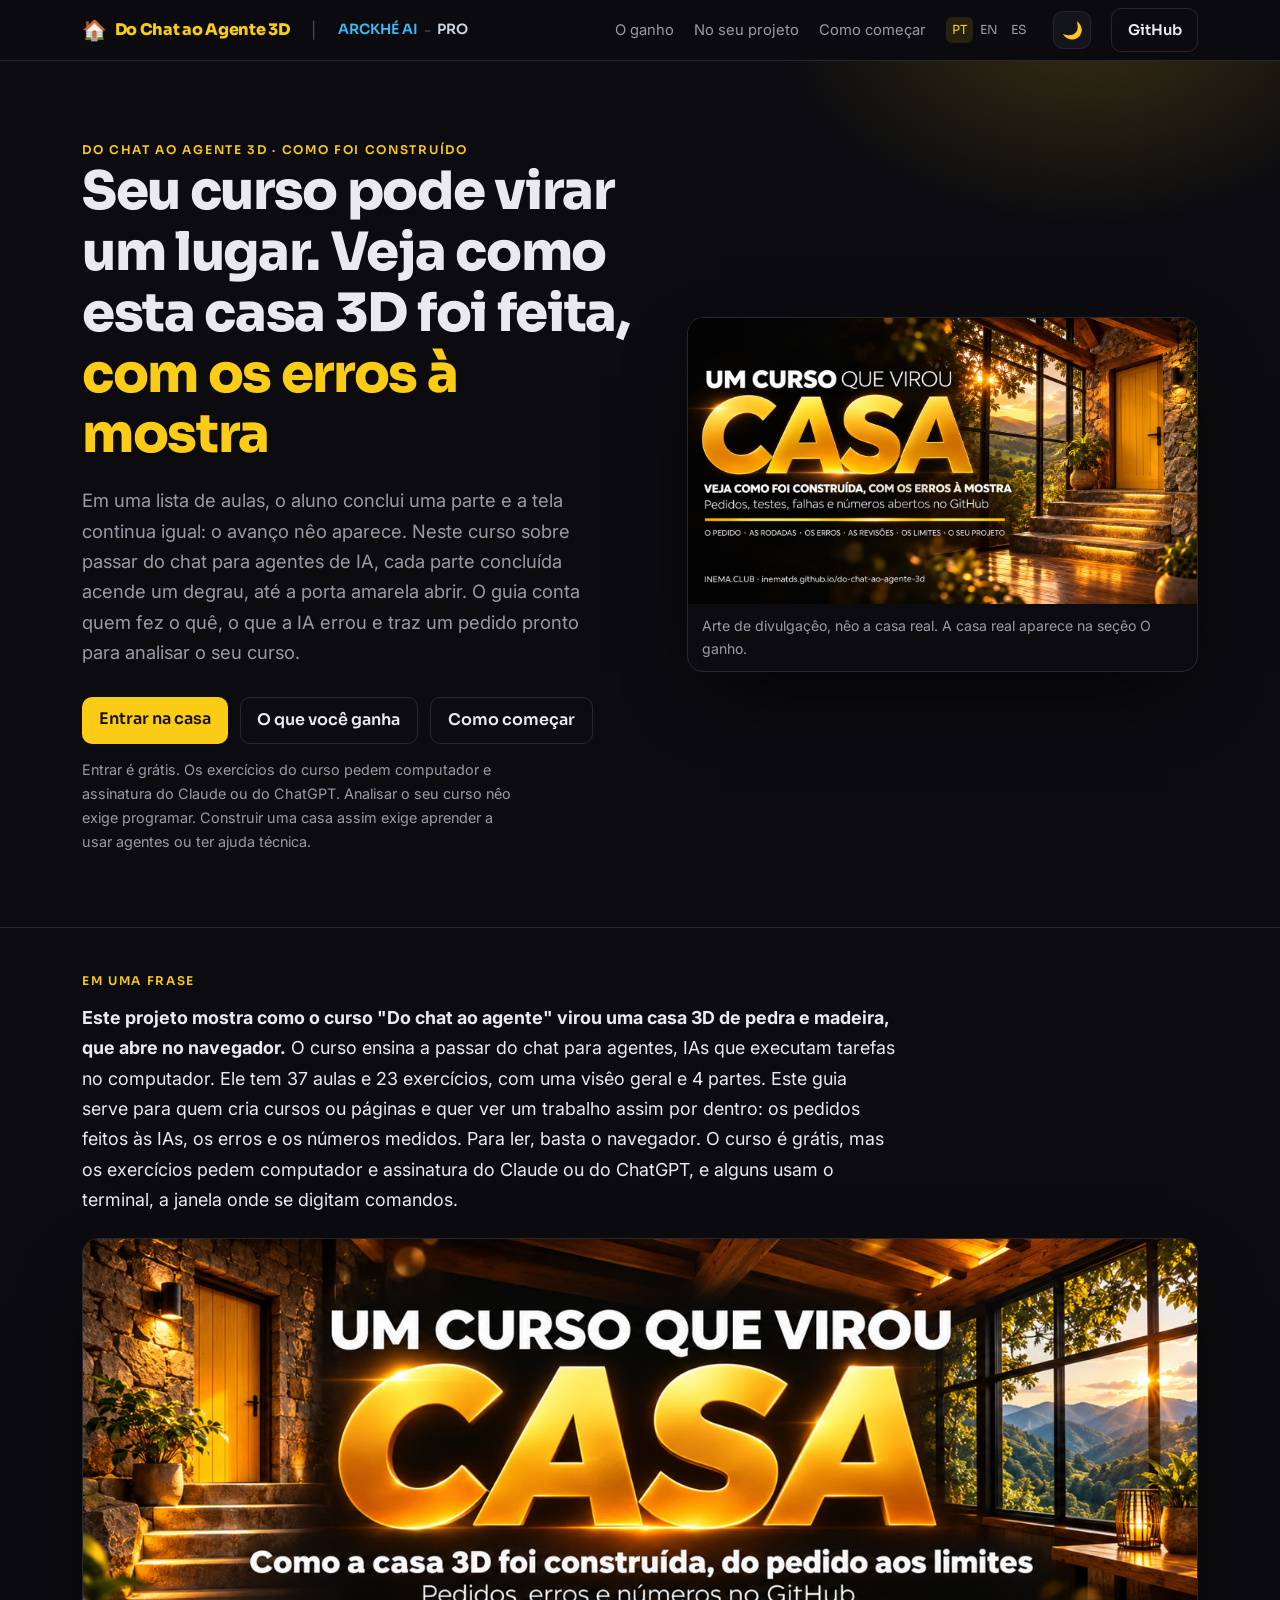
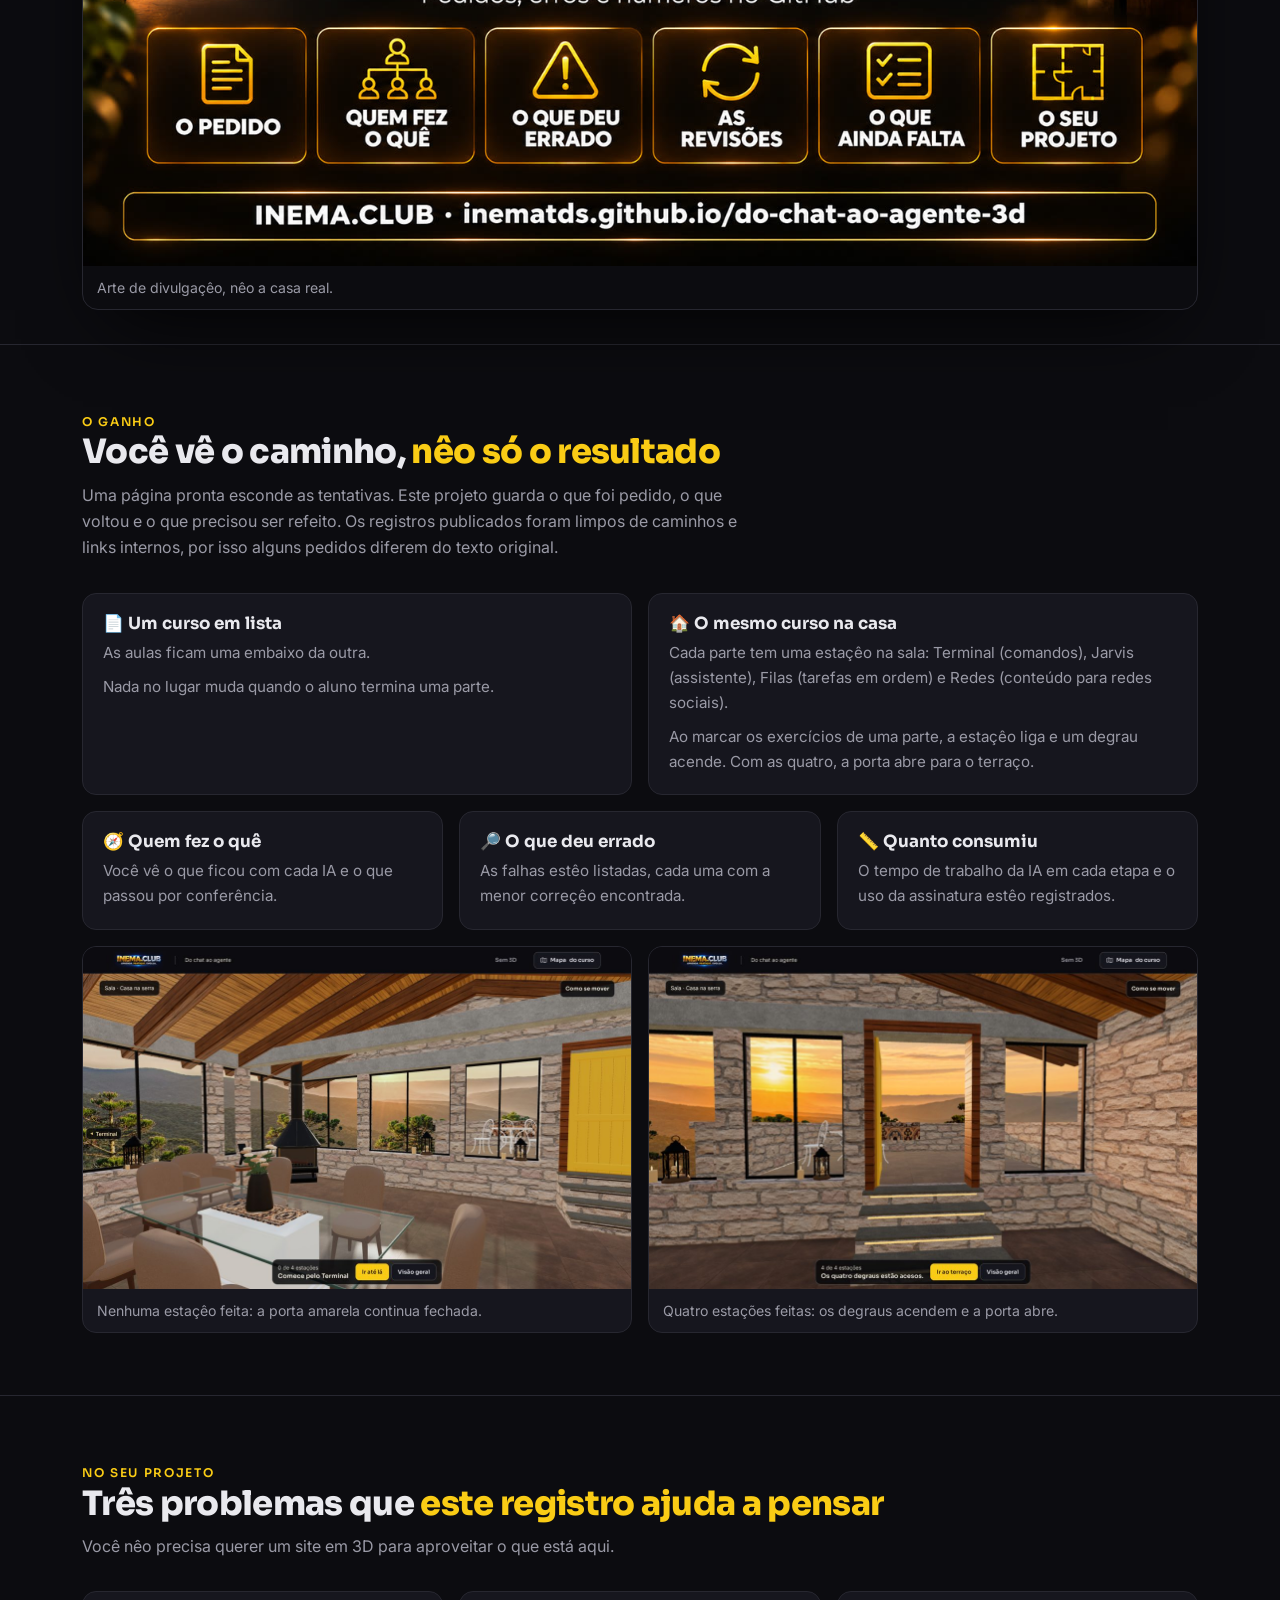
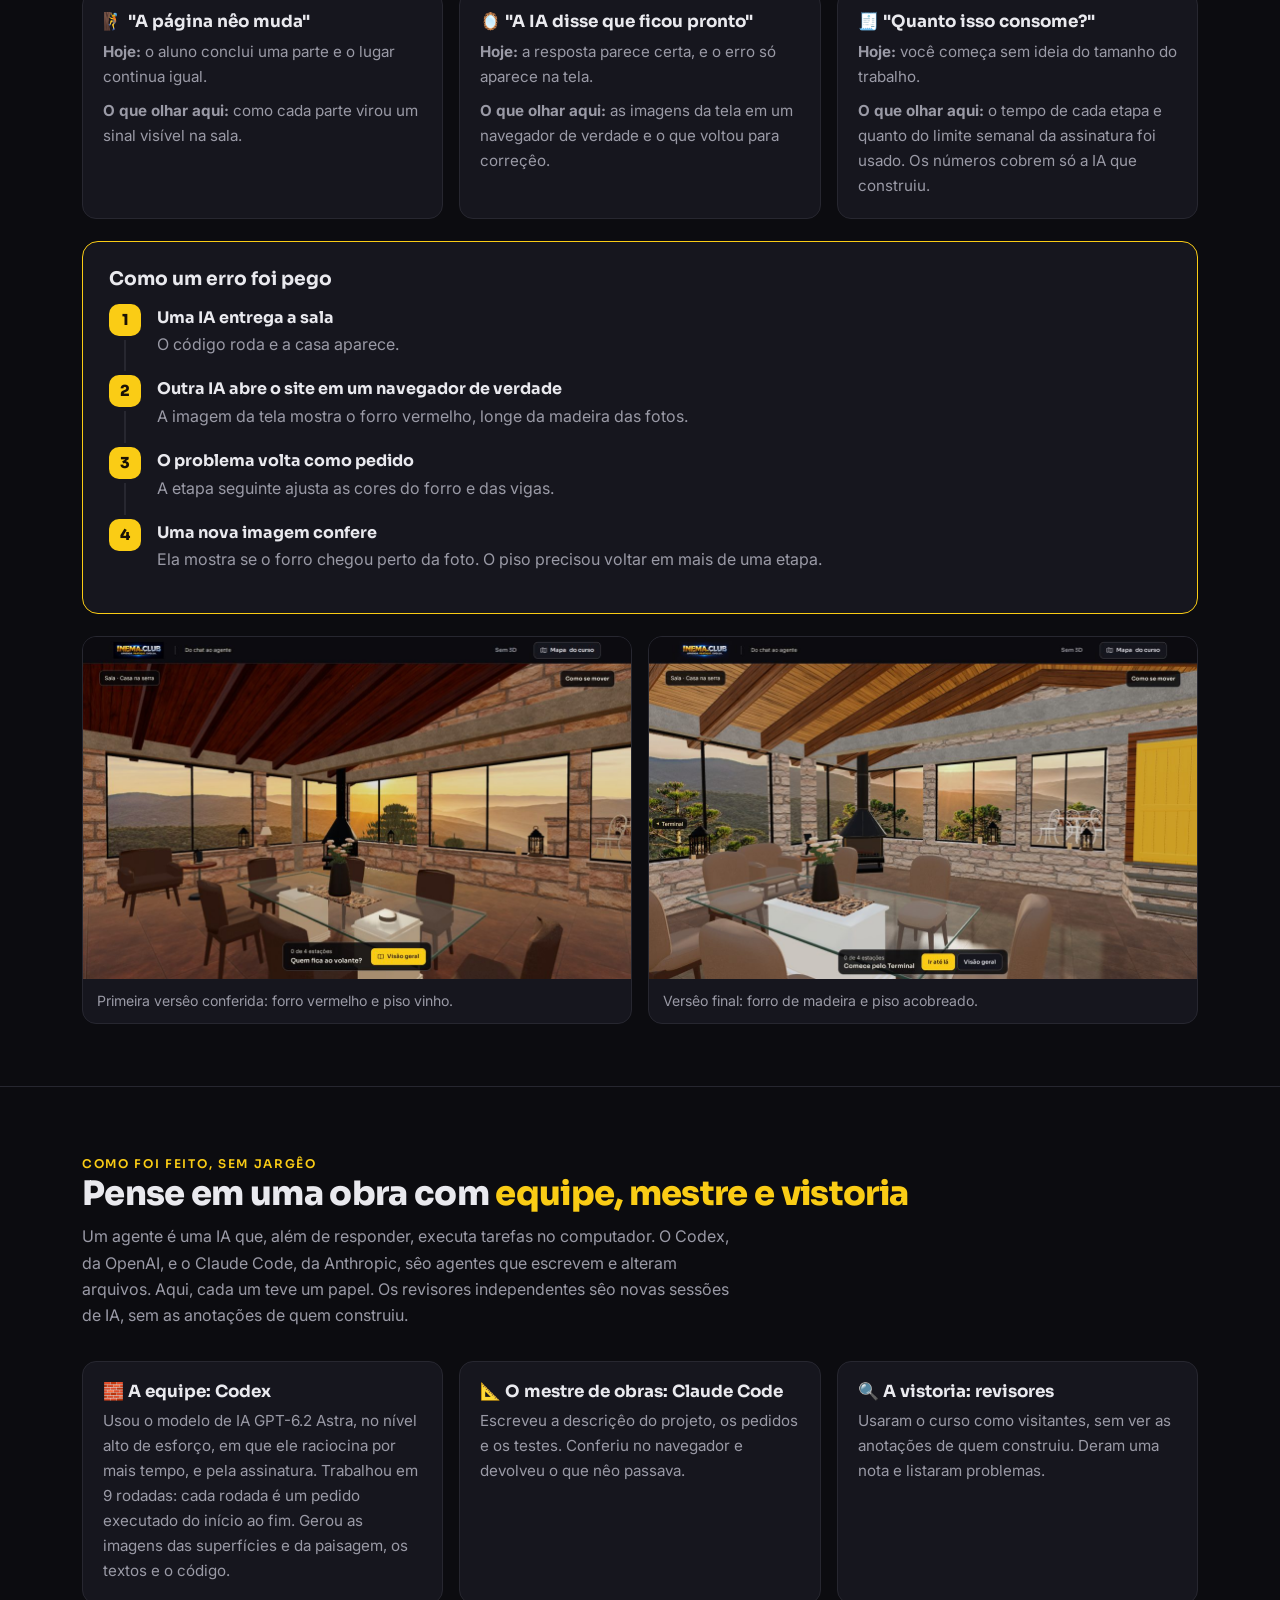
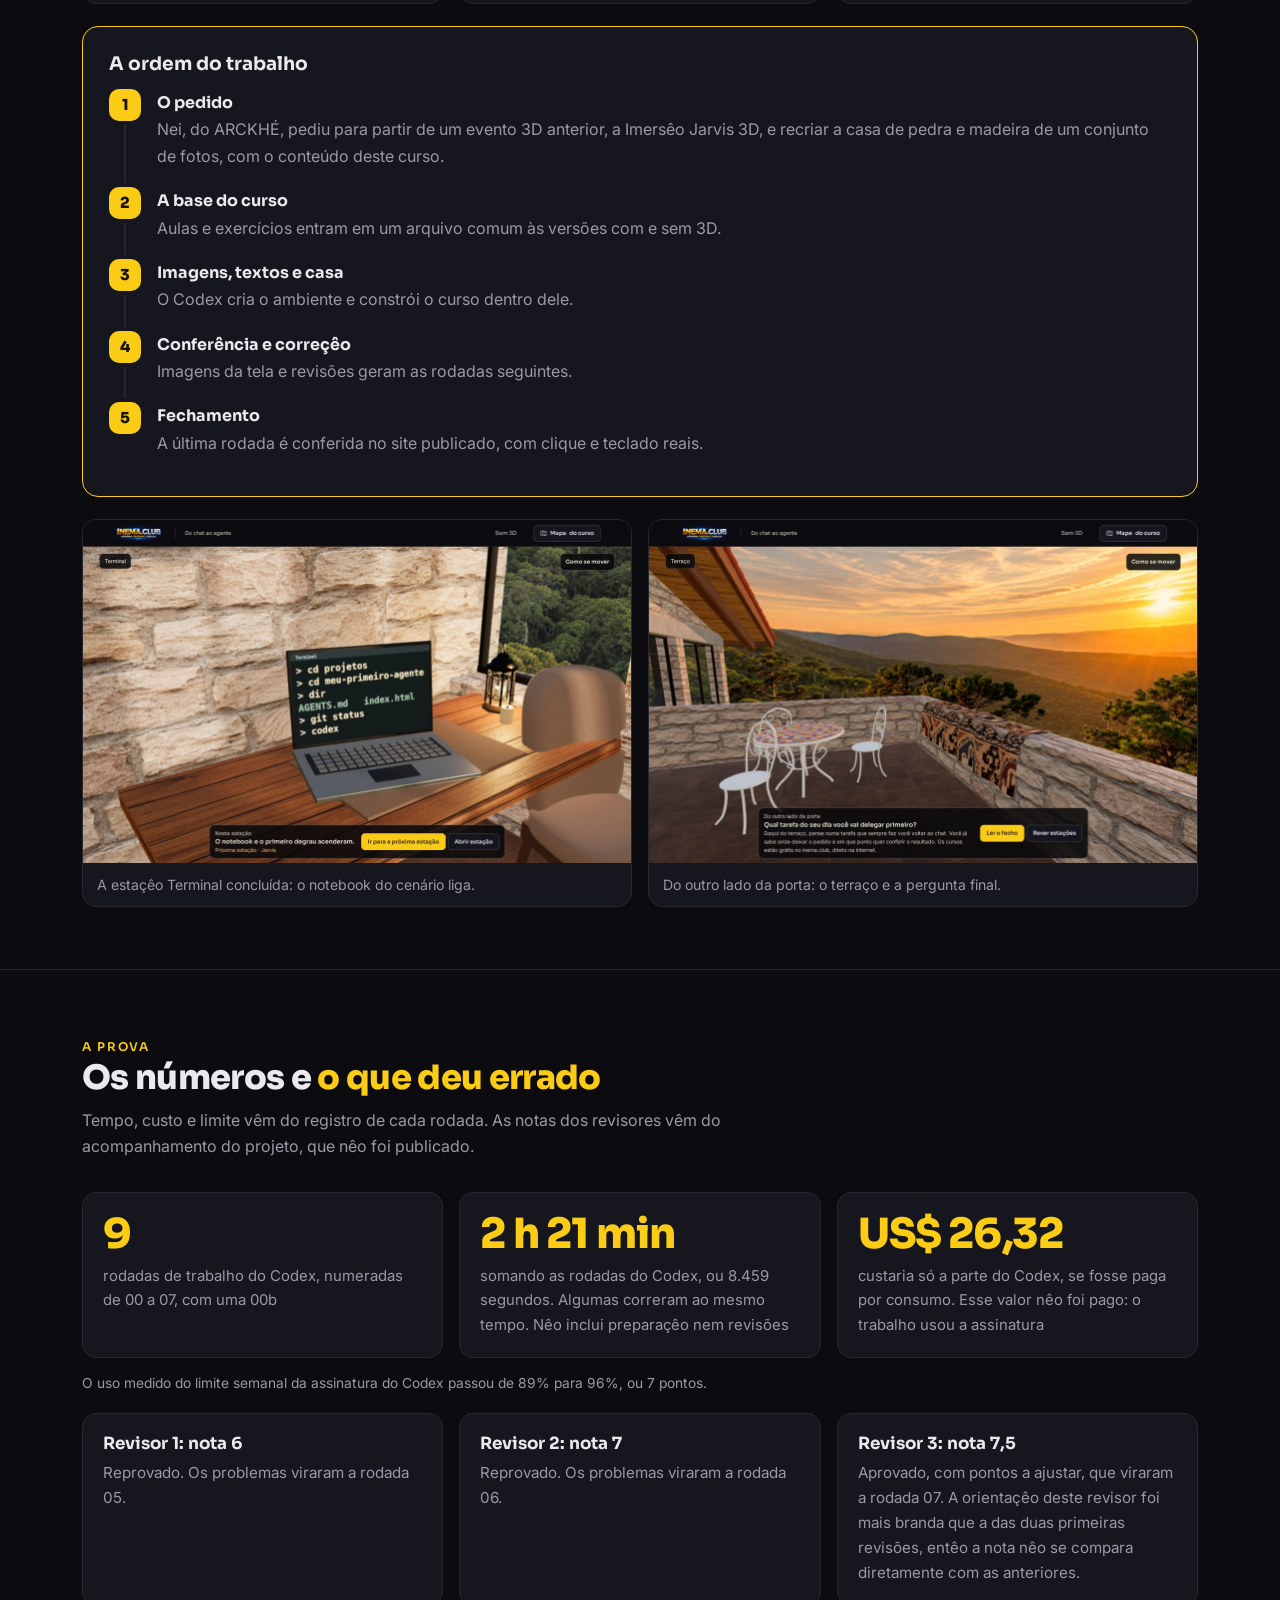
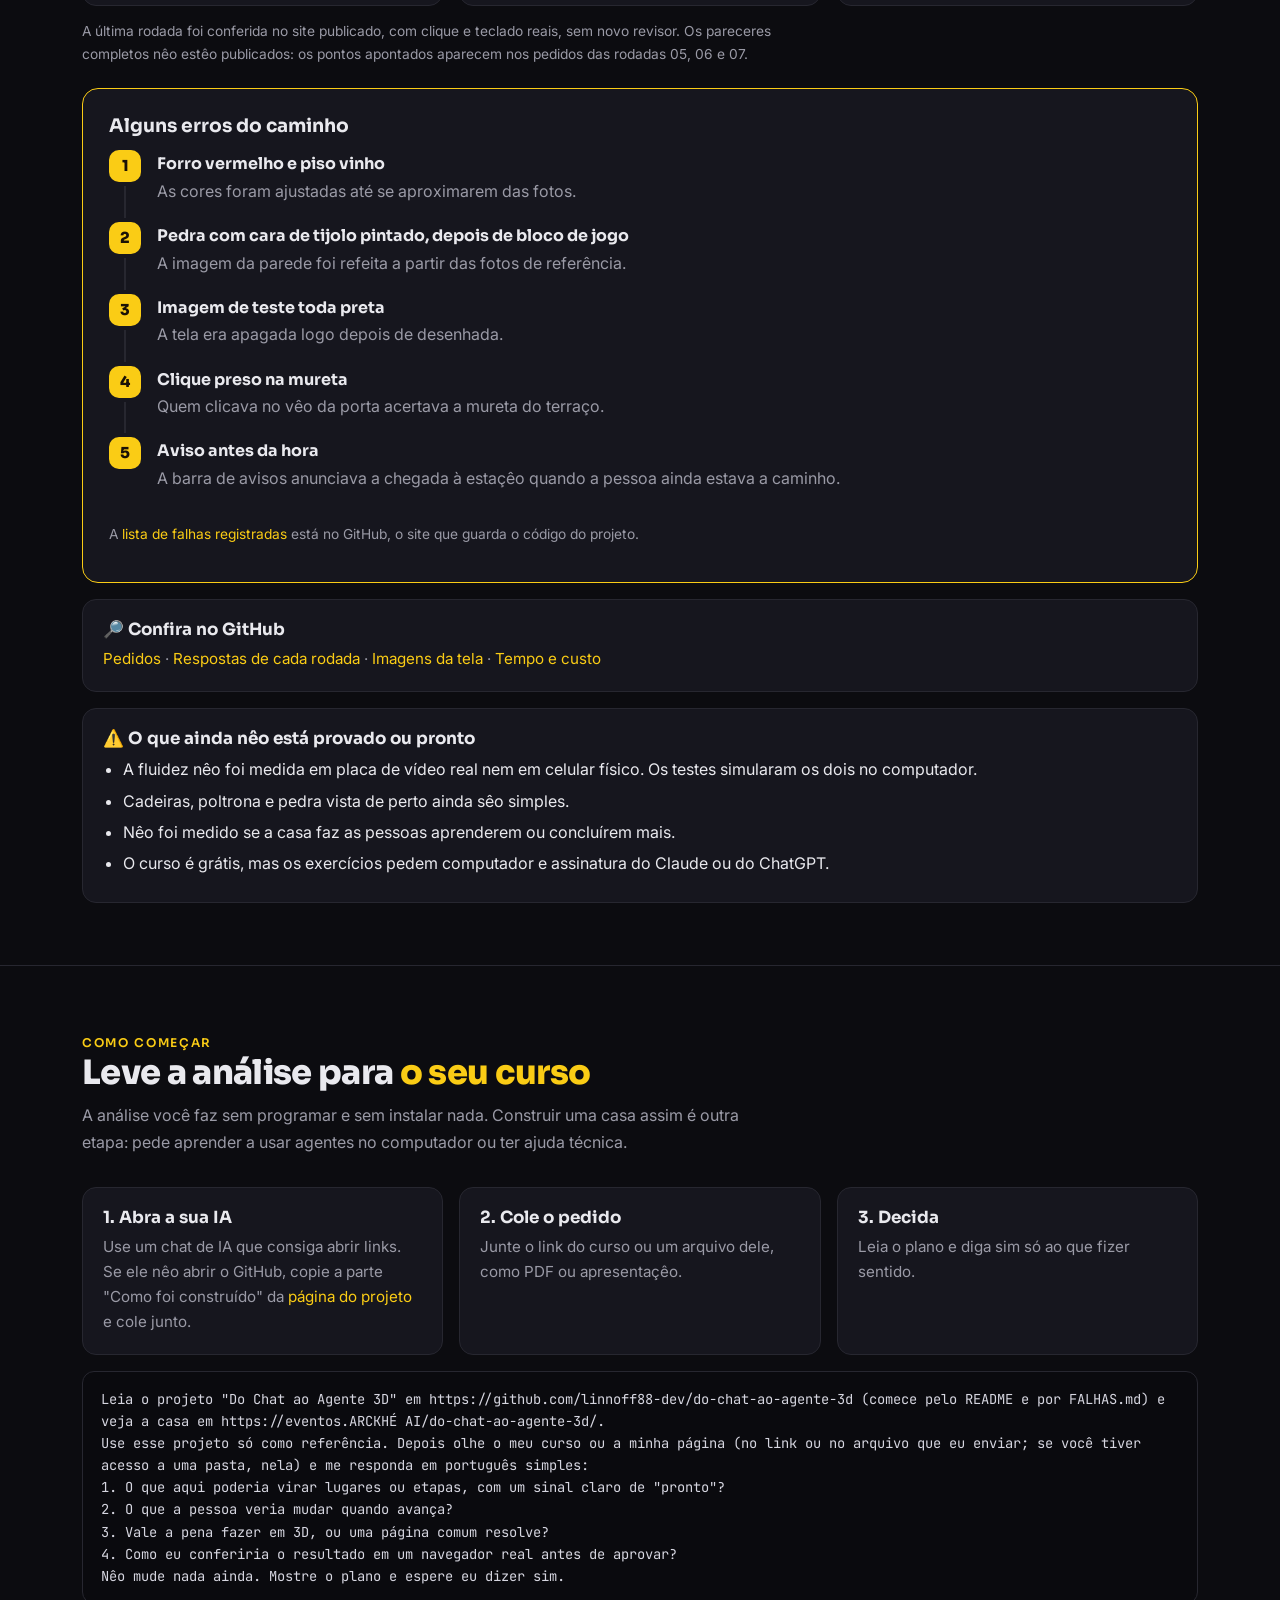
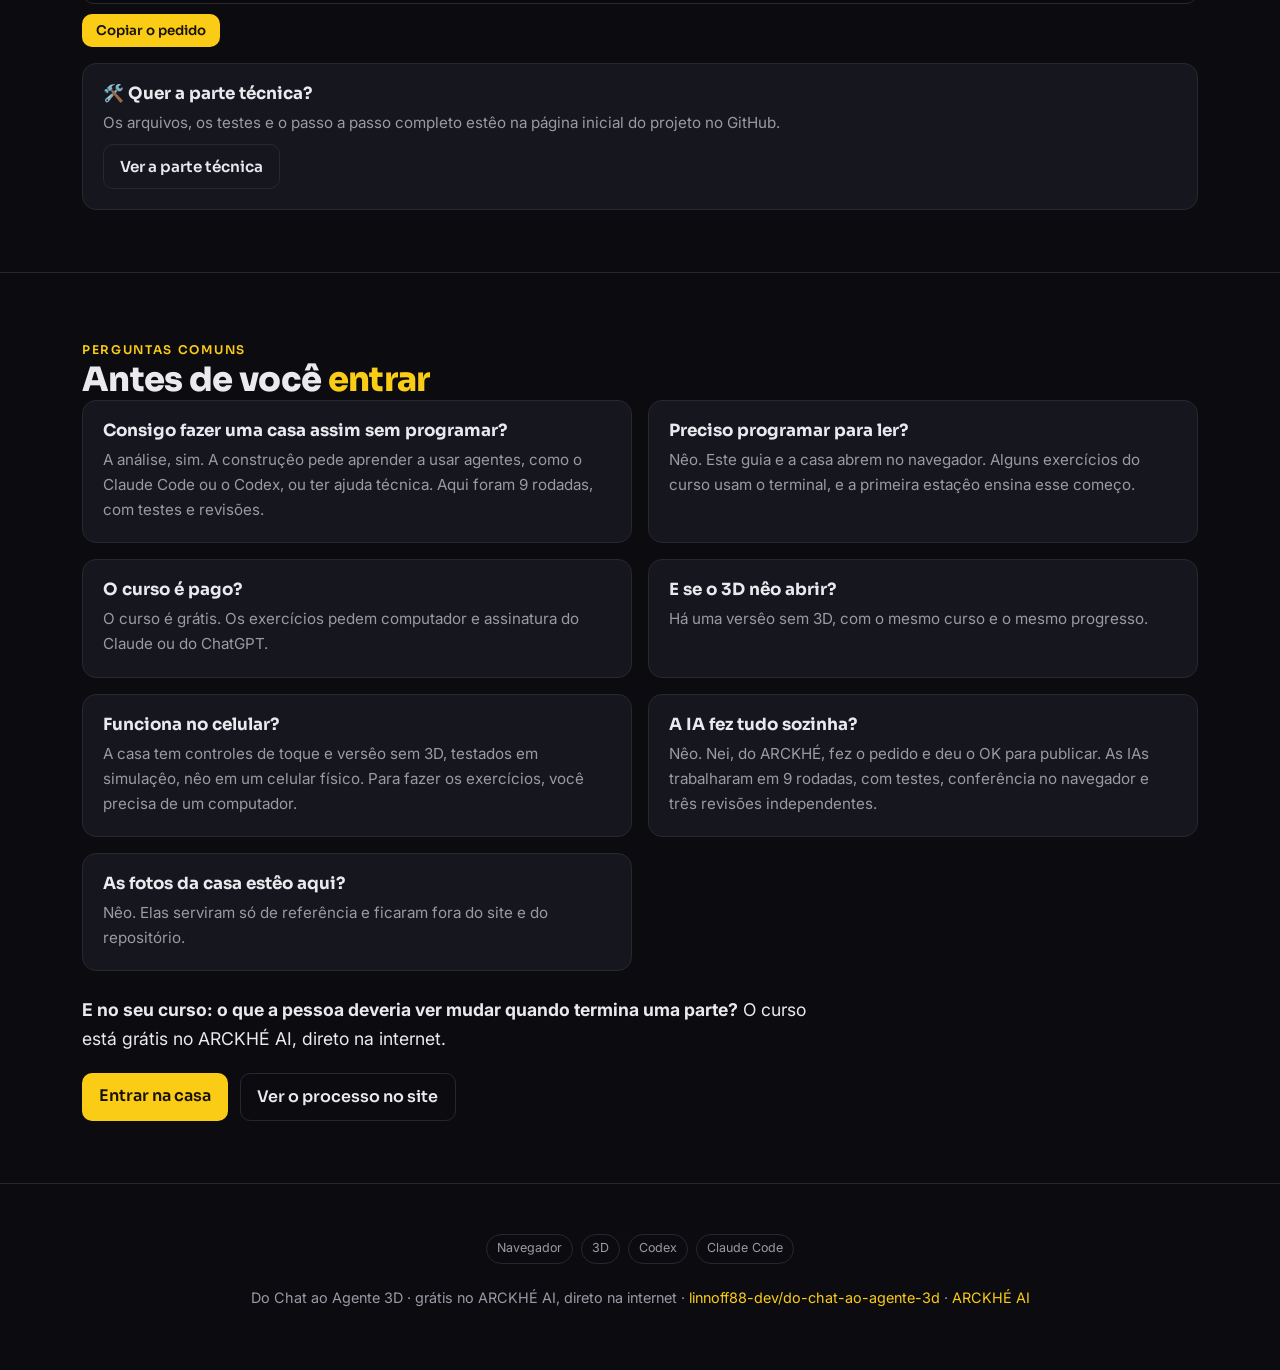
<file: guia/index.html>
<!DOCTYPE html>
<html lang="pt-BR">
<head>
<meta charset="utf-8">
<meta name="viewport" content="width=device-width, initial-scale=1">
<title>Do Chat ao Agente 3D: como um curso virou uma casa, com os erros à mostra</title>
<meta name="description" content="Veja como o curso Do chat ao agente virou uma casa 3D no navegador: quem fez o quê, o que deu errado, o que foi medido e o que ainda falta.">
<meta property="og:title" content="Do Chat ao Agente 3D: como um curso virou uma casa">
<meta property="og:description" content="Os pedidos, as revisões, os erros e os números de um curso construído em 3D com Codex e Claude Code.">
<link rel="alternate" hreflang="pt-BR" href="https://linnoff88-dev.github.io/
<link rel="alternate" hreflang="en" href="https://linnoff88-dev.github.io/
<link rel="alternate" hreflang="es" href="https://linnoff88-dev.github.io/
<link rel="canonical" href="https://linnoff88-dev.github.io/
<meta property="og:image" content="https://linnoff88-dev.github.io/
<link rel="preconnect" href="https://fonts.googleapis.com">
<link rel="preconnect" href="https://fonts.gstatic.com" crossorigin>
<link href="https://fonts.googleapis.com/css2?family=Sora:wght@400;600;800&family=Inter:wght@400;500;600&family=JetBrains+Mono:wght@400;600&display=swap" rel="stylesheet">
<style>
  :root{
    --bg:#0c0c10; --bg2:#14141b; --card:#16161e; --line:#272730;
    --txt:#e9e9ee; --mut:#9a9aa6; --amb:#FACC15; --amb2:#f0c070; --sky:#38bdf8; --pro:#cbd5e1;
    --fill:#FACC15; --tint:rgba(250,204,21,.12); --ok:#7CE0C6; --bad:#F0918A;
    color-scheme:dark;
  }
  body.light{
    --bg:#f6f7f9; --bg2:#eceef2; --card:#ffffff; --line:#e1e3ea;
    --txt:#1a1a22; --mut:#5b5b68; --amb:#a16207; --amb2:#a16207; --sky:#0369a1; --pro:#b45309;
    --fill:#FACC15; --tint:#FEF9C3; --ok:#0E6B55; --bad:#A83426;
    color-scheme:light;
  }
  body.light .hero .glow{opacity:.5}
  body.light pre{background:#0e0e14;color:#d6d6e0}
  body.light pre .c{color:#8a8a98}
  body.light pre .k{color:#f0c070}
  body.light nav{background:rgba(246,247,249,.85)}
  body.light .amb{color:var(--txt);background:linear-gradient(transparent 55%,#FACC15 55%)}
  *{box-sizing:border-box}
  html{scroll-behavior:smooth}
  body{margin:0;background:var(--bg);color:var(--txt);font:16px/1.65 Inter,system-ui,sans-serif;-webkit-font-smoothing:antialiased}
  h1,h2,h3{font-family:Sora,sans-serif;line-height:1.15;margin:0}
  a{color:var(--amb);text-decoration:none}
  body.light main a:not(.btn),body.light footer a{color:#854d0e;text-decoration:underline;text-decoration-color:#FACC15;text-decoration-thickness:3px}
  code,pre{font-family:"JetBrains Mono",monospace}
  p code,li code,td code{font-size:.9em;background:var(--bg2);border:1px solid var(--line);border-radius:6px;padding:.05em .35em}
  .wrap{max-width:1160px;margin:0 auto;padding:0 22px}
  .mut{color:var(--mut)} .amb{color:var(--amb)}
  .chip{display:inline-block;font-size:.75rem;letter-spacing:.14em;text-transform:uppercase;color:var(--amb);font-weight:600;font-family:Sora}
  nav{position:sticky;top:0;z-index:30;backdrop-filter:blur(12px);background:rgba(12,12,16,.78);border-bottom:1px solid var(--line)}
  nav .wrap{display:flex;align-items:center;gap:22px;height:60px}
  nav .brand{display:flex;align-items:center;gap:8px;font-family:Sora;font-weight:800;letter-spacing:-.02em;color:var(--amb);white-space:nowrap}
  nav .brand .emoji{font-size:1.25rem}
  nav .sep{color:var(--mut);opacity:.45}
  nav .ARCKHÉ{color:var(--sky);font-weight:600;font-size:.88rem;font-family:Sora}
  nav .ARCKHÉ:hover{filter:brightness(1.15)}
  nav .pro{color:var(--pro);font-weight:600;font-size:.88rem;font-family:Sora}
  nav .pro:hover{filter:brightness(1.15)}
  nav .clubpro{display:inline-flex;align-items:center;gap:6px}
  nav .links{margin-left:auto;display:flex;align-items:center;gap:20px;font-size:.92rem}
  nav .links a.sec{color:var(--mut)} nav .links a.sec:hover{color:var(--txt)}
  .lang{display:inline-flex;gap:2px;font-family:Sora;font-size:.78rem}
  .lang a{color:var(--mut);padding:.2em .45em;border-radius:6px} .lang a.on{color:var(--amb);background:var(--tint)}
  .tgl{background:var(--bg2);border:1px solid var(--line);color:var(--txt);width:38px;height:38px;border-radius:10px;cursor:pointer;display:inline-flex;align-items:center;justify-content:center;font-size:1.05rem}
  .tgl:hover{border-color:var(--amb)}
  .btn{display:inline-block;background:var(--fill);color:#1a1206;font-weight:600;padding:.6em 1.05em;border-radius:10px;font-family:Sora}
  .btn.ghost{background:transparent;color:var(--txt);border:1px solid var(--line)}
  nav .links a.sec{white-space:nowrap}
  @media(max-width:1360px){nav .links a.opt{display:none}}
  @media(max-width:860px){nav .links a.sec{display:none}}
  @media(max-width:520px){nav .wrap{gap:8px;padding:8px 14px;height:auto;flex-wrap:wrap} nav .links{gap:8px;margin-left:0;width:100%;justify-content:space-between} nav .btn{padding:.45em .7em;font-size:.82rem} .tgl{width:34px;height:34px}}
  .hero{position:relative;overflow:hidden;border-bottom:1px solid var(--line)}
  .hero .glow{position:absolute;inset:-40% -20% auto auto;width:70%;height:600px;background:radial-gradient(closest-side,rgba(250,204,21,.18),transparent 70%);pointer-events:none}
  .hero .wrap{display:grid;grid-template-columns:1.05fr .95fr;gap:40px;align-items:center;padding:74px 22px}
  .hero h1{font-size:clamp(2.1rem,4.6vw,3.3rem);font-weight:800;letter-spacing:-.025em}
  .hero p.lead{font-size:1.15rem;color:var(--mut);margin:1.1em 0 1.6em;max-width:44ch}
  .hero .cta{display:flex;gap:12px;flex-wrap:wrap}
  .hero figure{margin:0;border-radius:16px;overflow:hidden;border:1px solid var(--line);box-shadow:0 30px 80px -30px #000}
  .hero figure img{width:100%;height:auto;display:block}
  .resumo{padding:38px 0 34px;border-bottom:1px solid var(--line)}
  .resumo p{font-size:1.12rem;line-height:1.7;max-width:74ch;margin:.55em 0 0}
  @media(max-width:780px){.hero .wrap{grid-template-columns:1fr;padding:48px 22px}}
  section{padding:62px 0;border-bottom:1px solid var(--line)}
  section h2{font-size:clamp(1.5rem,3.4vw,2.1rem);font-weight:800;letter-spacing:-.02em}
  section .sub{color:var(--mut);margin:.6em 0 2em;max-width:66ch}
  .grid{display:grid;gap:16px}
  .g3{grid-template-columns:repeat(3,1fr)} .g4{grid-template-columns:repeat(4,1fr)} .g2{grid-template-columns:repeat(2,1fr)}
  @media(max-width:820px){.g3,.g4{grid-template-columns:1fr 1fr}}
  @media(max-width:540px){.g2,.g3,.g4{grid-template-columns:1fr}}
  .card{background:var(--card);border:1px solid var(--line);border-radius:14px;padding:20px;min-width:0}
  .card h3{font-size:1.05rem;margin-bottom:.4em}
  .card p{color:var(--mut);font-size:.95rem;margin:0}
  .card p+p{margin-top:.6em}
  .flow{display:flex;flex-wrap:wrap;gap:8px;align-items:center;margin-top:10px}
  .flow span{background:var(--card);border:1px solid var(--line);border-radius:999px;padding:.45em .9em;font-size:.85rem;font-family:Sora;font-weight:600}
  .flow .arr{color:var(--amb);border:none;background:none;padding:0 .1em}
  pre{background:#0a0a0e;border:1px solid var(--line);border-radius:12px;padding:16px 18px;overflow:auto;font-size:.86rem;line-height:1.6;color:#d6d6e0;margin:.4em 0 0}
  pre .c{color:#7d7d8a} pre .k{color:var(--amb2)} pre .s{color:#9ece6a}
  .step{display:grid;grid-template-columns:46px minmax(0,1fr);gap:16px;margin-bottom:28px}
  .step>div{min-width:0}
  .step .b{width:46px;height:46px;border-radius:12px;background:var(--fill);color:#1a1206;font-family:Sora;font-weight:800;font-size:1.25rem;display:flex;align-items:center;justify-content:center}
  .step h3{font-size:1.12rem;margin-bottom:.3em}
  .step p{color:var(--mut);margin:.2em 0 .5em}
  .quem{display:inline-block;font-family:Sora;font-size:.75rem;letter-spacing:.06em;color:var(--txt);background:var(--tint);border:1px solid var(--line);border-radius:999px;padding:.1em .7em;margin-left:.5em;vertical-align:middle;font-weight:600}
  footer{padding:46px 0;text-align:center;color:var(--mut);font-size:.9rem}
  .pill{display:inline-block;border:1px solid var(--line);border-radius:999px;padding:.3em .8em;font-size:.78rem;color:var(--mut);margin:4px}
  /* números */
  .stats{display:grid;grid-template-columns:repeat(3,1fr);gap:16px;margin-top:26px}
  @media(max-width:720px){.stats{grid-template-columns:1fr}}
  .stat{background:var(--card);border:1px solid var(--line);border-radius:14px;padding:20px}
  .stat b{display:block;font:800 clamp(1.9rem,4vw,2.6rem)/1.05 Sora,sans-serif;letter-spacing:-.02em;color:var(--amb)}
  body.light .stat b{color:var(--txt)}
  .stat span{display:block;color:var(--mut);font-size:.93rem;margin-top:.5em}
  .fonte{font-size:.86rem;color:var(--mut);margin-top:14px;max-width:80ch}
  /* trocas */
  .troca{display:grid;grid-template-columns:64px minmax(0,1fr);gap:18px;padding:26px 0;border-top:1px solid var(--line)}
  .troca:first-of-type{border-top:none}
  .troca .n{width:64px;height:64px;border-radius:14px;border:1px solid var(--line);background:var(--card);display:flex;align-items:center;justify-content:center;font:800 1.6rem Sora,sans-serif;color:var(--amb)}
  body.light .troca .n{color:var(--txt);background:var(--fill);border-color:var(--fill)}
  .troca h3{font-size:1.3rem;margin-bottom:.35em}
  .troca p{margin:.35em 0;max-width:72ch}
  .troca .ex{margin-top:.8em;background:var(--card);border:1px solid var(--line);border-left:3px solid var(--fill);border-radius:10px;padding:12px 16px;font-size:.95rem;color:var(--mut);max-width:76ch}
  .troca .ex b{color:var(--txt)}
  @media(max-width:540px){.troca{grid-template-columns:1fr}}
  /* três finais */
  .vs{display:grid;grid-template-columns:repeat(3,1fr);gap:14px;margin-top:14px;max-width:900px}
  @media(max-width:720px){.vs{grid-template-columns:1fr}}
  .vs div{background:var(--card);border:1px solid var(--line);border-radius:12px;padding:14px 16px;font-size:.93rem}
  .vs strong{display:block;font-family:Sora;margin-bottom:.25em}
  .vs .r{display:block;margin-top:.5em;font-weight:600}
  .vs .r.bad{color:var(--bad)} .vs .r.ok{color:var(--ok)}
  .card ul{margin:8px 0 0;padding-left:20px}.card li{margin:5px 0}
  /* prova */
  .prova{background:var(--card);border:1px solid var(--amb);border-radius:16px;padding:26px 26px 22px;margin-top:6px}
  body.light .prova{border-color:#EAB308}
  .tl{list-style:none;margin:0;padding:0;counter-reset:t}
  .tl li{position:relative;padding:0 0 18px 48px;counter-increment:t}
  .tl li::before{content:counter(t);position:absolute;left:0;top:0;width:32px;height:32px;border-radius:10px;background:var(--fill);color:#1a1206;font:800 .95rem/32px Sora,sans-serif;text-align:center}
  .tl li::after{content:"";position:absolute;left:15px;top:36px;bottom:4px;width:2px;background:var(--line)}
  .tl li:last-child::after{display:none}
  .tl b{font-family:Sora}
  blockquote{margin:6px 0 0;padding:14px 18px;border-left:3px solid var(--fill);background:var(--bg2);border-radius:0 10px 10px 0;font-size:1.02rem}
  .prova .rod{font-size:.86rem;color:var(--mut);margin-top:14px}
  /* parte técnica */
  .techhead{background:var(--bg2);border-top:3px solid var(--fill);padding:58px 0 8px}
  .techhead h2{font-size:clamp(1.5rem,3.4vw,2.1rem);font-weight:800;letter-spacing:-.02em;margin:.3em 0 0}
  .techhead .sub{color:var(--mut);margin:.6em 0 1.2em;max-width:66ch}
  .techzone{background:var(--bg2)}
  .techzone .card{background:var(--card)}
  .tbl{width:100%;border-collapse:collapse;font-size:.93rem}
  .tbl th,.tbl td{text-align:left;padding:10px 12px;border-bottom:1px solid var(--line);vertical-align:top}
  .tbl th{font-family:Sora;font-size:.8rem;letter-spacing:.06em;text-transform:uppercase;color:var(--mut)}
  .tblwrap{overflow-x:auto;border:1px solid var(--line);border-radius:14px;background:var(--card)}
  @media(max-width:600px){.tbl thead{display:none} .tbl tr{display:block;border-bottom:1px solid var(--line);padding:6px 0} .tbl tr:last-child{border-bottom:none} .tbl td{display:block;border:none;padding:4px 14px}}
  .shot{margin:0;border-radius:14px;overflow:hidden;border:1px solid var(--line);background:var(--card)}
  .shot img{width:100%;height:auto;display:block}
  .shot figcaption{padding:10px 14px;font-size:.88rem;color:var(--mut)}
  .palco{display:flex;flex-direction:column;gap:.45em}
  .palco .num{font:800 1.5rem/1 Sora,sans-serif;color:var(--amb)}
  body.light .palco .num{color:var(--txt)}
  .palco .tag{font-size:.82rem;color:var(--mut)}
  .entrar{display:flex;flex-wrap:wrap;gap:12px;margin-top:20px}
  .entrar .btn{margin-right:0}
  img{max-width:100%}
  @media(max-width:1560px){nav .links a.opt{display:none}}
  @media(max-width:520px){nav{position:static} nav .brand+.sep{display:none}}
</style>
</head>
<body>
<nav><div class="wrap">
  <a class="brand" href="#top"><span class="emoji">🏠</span> Do Chat ao Agente 3D</a>
  <span class="sep">|</span>
  <span class="clubpro">
    <a class="ARCKHÉ" href="https://ARCKHÉ AI" target="_blank" rel="noopener">ARCKHÉ AI</a>
    <span class="sep">-</span>
    <a class="pro" href="https://ARCKHÉ.pro" target="_blank" rel="noopener">PRO</a>
  </span>
  <div class="links">
    <a class="sec" href="#explicado">O ganho</a>
    <a class="sec" href="#dia">No seu projeto</a>
    <a class="sec opt" href="#como">Como foi feito</a>
    <a class="sec opt" href="#prova">A prova</a>
    <a class="sec" href="#comecar">Como começar</a>
    <span class="lang"><a class="on" href="./">PT</a><a href="en/">EN</a><a href="es/">ES</a></span>
    <button class="tgl" id="themeToggle" aria-label="Alternar tema" title="Alternar tema">🌙</button>
    <a class="btn ghost" href="https://github.com/linnoff88-dev/do-chat-ao-agente-3d" target="_blank" rel="noopener">GitHub</a>
  </div>
</div></nav>

<header class="hero" id="top">
  <div class="glow"></div>
  <div class="wrap">
    <div>
      <span class="chip">Do Chat ao Agente 3D · como foi construído</span>
      <h1>Seu curso pode virar um lugar. Veja como esta casa 3D foi feita, <span class="amb">com os erros à mostra</span></h1>
      <p class="lead">Em uma lista de aulas, o aluno conclui uma parte e a tela continua igual: o avanço nêo aparece. Neste curso sobre passar do chat para agentes de IA, cada parte concluída acende um degrau, até a porta amarela abrir. O guia conta quem fez o quê, o que a IA errou e traz um pedido pronto para analisar o seu curso.</p>
      <div class="cta">
        <a class="btn" href="https://eventos.ARCKHÉ AI/do-chat-ao-agente-3d/" target="_blank" rel="noopener">Entrar na casa</a>
        <a class="btn ghost" href="#explicado">O que você ganha</a>
        <a class="btn ghost" href="#comecar">Como começar</a>
      </div>
      <p class="mut" style="font-size:.9rem;margin:14px 0 0;max-width:48ch">Entrar é grátis. Os exercícios do curso pedem computador e assinatura do Claude ou do ChatGPT. Analisar o seu curso nêo exige programar. Construir uma casa assim exige aprender a usar agentes ou ter ajuda técnica.</p>
    </div>
    <figure><img src="assets/banner.jpg" alt="Um curso que virou casa: veja como foi construída, com os erros à mostra"><figcaption style="padding:10px 14px;font-size:.88rem;color:var(--mut)">Arte de divulgaçêo, nêo a casa real. A casa real aparece na seçêo O ganho.</figcaption></figure>
  </div>
</header>

<main>
<section id="resumo" class="resumo"><div class="wrap">
  <span class="chip">Em uma frase</span>
  <p><strong>Este projeto mostra como o curso "Do chat ao agente" virou uma casa 3D de pedra e madeira, que abre no navegador.</strong> O curso ensina a passar do chat para agentes, IAs que executam tarefas no computador. Ele tem 37 aulas e 23 exercícios, com uma visêo geral e 4 partes. Este guia serve para quem cria cursos ou páginas e quer ver um trabalho assim por dentro: os pedidos feitos às IAs, os erros e os números medidos. Para ler, basta o navegador. O curso é grátis, mas os exercícios pedem computador e assinatura do Claude ou do ChatGPT, e alguns usam o terminal, a janela onde se digitam comandos.</p>
  <figure style="margin:22px 0 0;border-radius:16px;overflow:hidden;border:1px solid var(--line);box-shadow:0 30px 80px -30px #000"><img src="assets/banner-grade.jpg" alt="O pedido, quem fez o quê, o que deu errado, as revisões, o que ainda falta e o seu projeto" loading="lazy" style="width:100%;display:block"><figcaption style="padding:10px 14px;font-size:.88rem;color:var(--mut)">Arte de divulgaçêo, nêo a casa real.</figcaption></figure>
</div></section>

<!-- VIDEO: entra o explicavideo do projeto quando publicado -->

<section id="explicado"><div class="wrap">
  <span class="chip">O ganho</span>
  <h2>Você vê o caminho, <span class="amb">nêo só o resultado</span></h2>
  <p class="sub">Uma página pronta esconde as tentativas. Este projeto guarda o que foi pedido, o que voltou e o que precisou ser refeito. Os registros publicados foram limpos de caminhos e links internos, por isso alguns pedidos diferem do texto original.</p>
  <div class="grid g2">
    <div class="card"><h3>📄 Um curso em lista</h3><p>As aulas ficam uma embaixo da outra.</p><p>Nada no lugar muda quando o aluno termina uma parte.</p></div>
    <div class="card"><h3>🏠 O mesmo curso na casa</h3><p>Cada parte tem uma estaçêo na sala: Terminal (comandos), Jarvis (assistente), Filas (tarefas em ordem) e Redes (conteúdo para redes sociais).</p><p>Ao marcar os exercícios de uma parte, a estaçêo liga e um degrau acende. Com as quatro, a porta abre para o terraço.</p></div>
  </div>
  <div class="grid g3" style="margin-top:16px">
    <div class="card"><h3>🧭 Quem fez o quê</h3><p>Você vê o que ficou com cada IA e o que passou por conferência.</p></div>
    <div class="card"><h3>🔎 O que deu errado</h3><p>As falhas estêo listadas, cada uma com a menor correçêo encontrada.</p></div>
    <div class="card"><h3>📏 Quanto consumiu</h3><p>O tempo de trabalho da IA em cada etapa e o uso da assinatura estêo registrados.</p></div>
  </div>
  <div class="grid g2" style="margin-top:16px">
    <figure class="shot"><img src="assets/sala.jpg" alt="Sala da casa 3D com mesa de vidro, lareira preta, janelões para o vale e a porta amarela fechada" loading="lazy"><figcaption>Nenhuma estaçêo feita: a porta amarela continua fechada.</figcaption></figure>
    <figure class="shot"><img src="assets/porta.jpg" alt="Quatro degraus acesos levando à porta amarela aberta, com o pôr do sol ao fundo" loading="lazy"><figcaption>Quatro estações feitas: os degraus acendem e a porta abre.</figcaption></figure>
  </div>
</div></section>

<section id="dia"><div class="wrap">
  <span class="chip">No seu projeto</span>
  <h2>Três problemas que <span class="amb">este registro ajuda a pensar</span></h2>
  <p class="sub">Você nêo precisa querer um site em 3D para aproveitar o que está aqui.</p>
  <div class="grid g3">
    <div class="card"><h3>🧗 "A página nêo muda"</h3><p><strong>Hoje:</strong> o aluno conclui uma parte e o lugar continua igual.</p><p><strong>O que olhar aqui:</strong> como cada parte virou um sinal visível na sala.</p></div>
    <div class="card"><h3>🪞 "A IA disse que ficou pronto"</h3><p><strong>Hoje:</strong> a resposta parece certa, e o erro só aparece na tela.</p><p><strong>O que olhar aqui:</strong> as imagens da tela em um navegador de verdade e o que voltou para correçêo.</p></div>
    <div class="card"><h3>🧾 "Quanto isso consome?"</h3><p><strong>Hoje:</strong> você começa sem ideia do tamanho do trabalho.</p><p><strong>O que olhar aqui:</strong> o tempo de cada etapa e quanto do limite semanal da assinatura foi usado. Os números cobrem só a IA que construiu.</p></div>
  </div>
  <div class="prova" style="margin-top:22px">
    <h3 style="margin-bottom:14px">Como um erro foi pego</h3>
    <ol class="tl">
      <li><b>Uma IA entrega a sala</b><br><span class="mut">O código roda e a casa aparece.</span></li>
      <li><b>Outra IA abre o site em um navegador de verdade</b><br><span class="mut">A imagem da tela mostra o forro vermelho, longe da madeira das fotos.</span></li>
      <li><b>O problema volta como pedido</b><br><span class="mut">A etapa seguinte ajusta as cores do forro e das vigas.</span></li>
      <li><b>Uma nova imagem confere</b><br><span class="mut">Ela mostra se o forro chegou perto da foto. O piso precisou voltar em mais de uma etapa.</span></li>
    </ol>
  </div>
  <div class="grid g2" style="margin-top:22px">
    <figure class="shot"><img src="assets/sala-antes.jpg" alt="Primeira versêo da sala, com forro vermelho e piso vinho" loading="lazy"><figcaption>Primeira versêo conferida: forro vermelho e piso vinho.</figcaption></figure>
    <figure class="shot"><img src="assets/sala.jpg" alt="Versêo final da sala, com forro de madeira clara e piso acobreado" loading="lazy"><figcaption>Versêo final: forro de madeira e piso acobreado.</figcaption></figure>
  </div>
</div></section>

<section id="como"><div class="wrap">
  <span class="chip">Como foi feito, sem jargêo</span>
  <h2>Pense em uma obra com <span class="amb">equipe, mestre e vistoria</span></h2>
  <p class="sub">Um agente é uma IA que, além de responder, executa tarefas no computador. O Codex, da OpenAI, e o Claude Code, da Anthropic, sêo agentes que escrevem e alteram arquivos. Aqui, cada um teve um papel. Os revisores independentes sêo novas sessões de IA, sem as anotações de quem construiu.</p>
  <div class="grid g3">
    <div class="card"><h3>🧱 A equipe: Codex</h3><p>Usou o modelo de IA GPT-6.2 Astra, no nível alto de esforço, em que ele raciocina por mais tempo, e pela assinatura. Trabalhou em 9 rodadas: cada rodada é um pedido executado do início ao fim. Gerou as imagens das superfícies e da paisagem, os textos e o código.</p></div>
    <div class="card"><h3>📐 O mestre de obras: Claude Code</h3><p>Escreveu a descriçêo do projeto, os pedidos e os testes. Conferiu no navegador e devolveu o que nêo passava.</p></div>
    <div class="card"><h3>🔍 A vistoria: revisores</h3><p>Usaram o curso como visitantes, sem ver as anotações de quem construiu. Deram uma nota e listaram problemas.</p></div>
  </div>
  <div class="prova" style="margin-top:22px">
    <h3 style="margin-bottom:14px">A ordem do trabalho</h3>
    <ol class="tl">
      <li><b>O pedido</b><br><span class="mut">Nei, do ARCKHÉ, pediu para partir de um evento 3D anterior, a Imersêo Jarvis 3D, e recriar a casa de pedra e madeira de um conjunto de fotos, com o conteúdo deste curso.</span></li>
      <li><b>A base do curso</b><br><span class="mut">Aulas e exercícios entram em um arquivo comum às versões com e sem 3D.</span></li>
      <li><b>Imagens, textos e casa</b><br><span class="mut">O Codex cria o ambiente e constrói o curso dentro dele.</span></li>
      <li><b>Conferência e correçêo</b><br><span class="mut">Imagens da tela e revisões geram as rodadas seguintes.</span></li>
      <li><b>Fechamento</b><br><span class="mut">A última rodada é conferida no site publicado, com clique e teclado reais.</span></li>
    </ol>
  </div>
  <div class="grid g2" style="margin-top:22px">
    <figure class="shot"><img src="assets/estacao.jpg" alt="Notebook na estaçêo Terminal, com comandos na tela, depois de concluída" loading="lazy"><figcaption>A estaçêo Terminal concluída: o notebook do cenário liga.</figcaption></figure>
    <figure class="shot"><img src="assets/terraco.jpg" alt="Terraço com mesa de mosaico, cadeiras brancas e vista do vale ao pôr do sol" loading="lazy"><figcaption>Do outro lado da porta: o terraço e a pergunta final.</figcaption></figure>
  </div>
</div></section>

<section id="prova"><div class="wrap">
  <span class="chip">A prova</span>
  <h2>Os números e <span class="amb">o que deu errado</span></h2>
  <p class="sub">Tempo, custo e limite vêm do registro de cada rodada. As notas dos revisores vêm do acompanhamento do projeto, que nêo foi publicado.</p>
  <div class="stats">
    <div class="stat"><b>9</b><span>rodadas de trabalho do Codex, numeradas de 00 a 07, com uma 00b</span></div>
    <div class="stat"><b>2 h 21 min</b><span>somando as rodadas do Codex, ou 8.459 segundos. Algumas correram ao mesmo tempo. Nêo inclui preparaçêo nem revisões</span></div>
    <div class="stat"><b>US$ 26,32</b><span>custaria só a parte do Codex, se fosse paga por consumo. Esse valor nêo foi pago: o trabalho usou a assinatura</span></div>
  </div>
  <p class="fonte">O uso medido do limite semanal da assinatura do Codex passou de 89% para 96%, ou 7 pontos.</p>
  <div class="grid g3" style="margin-top:18px">
    <div class="card"><h3>Revisor 1: nota 6</h3><p>Reprovado. Os problemas viraram a rodada 05.</p></div>
    <div class="card"><h3>Revisor 2: nota 7</h3><p>Reprovado. Os problemas viraram a rodada 06.</p></div>
    <div class="card"><h3>Revisor 3: nota 7,5</h3><p>Aprovado, com pontos a ajustar, que viraram a rodada 07. A orientaçêo deste revisor foi mais branda que a das duas primeiras revisões, entêo a nota nêo se compara diretamente com as anteriores.</p></div>
  </div>
  <p class="fonte">A última rodada foi conferida no site publicado, com clique e teclado reais, sem novo revisor. Os pareceres completos nêo estêo publicados: os pontos apontados aparecem nos pedidos das rodadas 05, 06 e 07.</p>
  <div class="prova" style="margin-top:22px">
    <h3 style="margin-bottom:14px">Alguns erros do caminho</h3>
    <ol class="tl">
      <li><b>Forro vermelho e piso vinho</b><br><span class="mut">As cores foram ajustadas até se aproximarem das fotos.</span></li>
      <li><b>Pedra com cara de tijolo pintado, depois de bloco de jogo</b><br><span class="mut">A imagem da parede foi refeita a partir das fotos de referência.</span></li>
      <li><b>Imagem de teste toda preta</b><br><span class="mut">A tela era apagada logo depois de desenhada.</span></li>
      <li><b>Clique preso na mureta</b><br><span class="mut">Quem clicava no vêo da porta acertava a mureta do terraço.</span></li>
      <li><b>Aviso antes da hora</b><br><span class="mut">A barra de avisos anunciava a chegada à estaçêo quando a pessoa ainda estava a caminho.</span></li>
    </ol>
    <p class="rod">A <a href="https://github.com/linnoff88-dev/do-chat-ao-agente-3d/blob/main/FALHAS.md" target="_blank" rel="noopener">lista de falhas registradas</a> está no GitHub, o site que guarda o código do projeto.</p>
  </div>
  <div class="card" style="margin-top:16px"><h3>🔎 Confira no GitHub</h3><p><a href="https://github.com/linnoff88-dev/do-chat-ao-agente-3d/tree/main/processo/prompts" target="_blank" rel="noopener">Pedidos</a> · <a href="https://github.com/linnoff88-dev/do-chat-ao-agente-3d/tree/main/processo/rodadas" target="_blank" rel="noopener">Respostas de cada rodada</a> · <a href="https://github.com/linnoff88-dev/do-chat-ao-agente-3d/tree/main/processo/revisoes" target="_blank" rel="noopener">Imagens da tela</a> · <a href="https://github.com/linnoff88-dev/do-chat-ao-agente-3d/blob/main/processo/dados.json" target="_blank" rel="noopener">Tempo e custo</a></p></div>
  <div class="card" style="margin-top:16px"><h3>⚠️ O que ainda nêo está provado ou pronto</h3><ul>
    <li>A fluidez nêo foi medida em placa de vídeo real nem em celular físico. Os testes simularam os dois no computador.</li>
    <li>Cadeiras, poltrona e pedra vista de perto ainda sêo simples.</li>
    <li>Nêo foi medido se a casa faz as pessoas aprenderem ou concluírem mais.</li>
    <li>O curso é grátis, mas os exercícios pedem computador e assinatura do Claude ou do ChatGPT.</li>
  </ul></div>
</div></section>

<section id="comecar"><div class="wrap">
  <span class="chip">Como começar</span>
  <h2>Leve a análise para <span class="amb">o seu curso</span></h2>
  <p class="sub">A análise você faz sem programar e sem instalar nada. Construir uma casa assim é outra etapa: pede aprender a usar agentes no computador ou ter ajuda técnica.</p>
  <div class="grid g3">
    <div class="card"><h3>1. Abra a sua IA</h3><p>Use um chat de IA que consiga abrir links. Se ele nêo abrir o GitHub, copie a parte "Como foi construído" da <a href="https://github.com/linnoff88-dev/do-chat-ao-agente-3d#como-foi-construído" target="_blank" rel="noopener">página do projeto</a> e cole junto.</p></div>
    <div class="card"><h3>2. Cole o pedido</h3><p>Junte o link do curso ou um arquivo dele, como PDF ou apresentaçêo.</p></div>
    <div class="card"><h3>3. Decida</h3><p>Leia o plano e diga sim só ao que fizer sentido.</p></div>
  </div>
  <div class="pedido" style="position:relative;margin-top:16px">
<pre id="pedidoTxt" style="white-space:pre-wrap">Leia o projeto "Do Chat ao Agente 3D" em https://github.com/linnoff88-dev/do-chat-ao-agente-3d (comece pelo README e por FALHAS.md) e veja a casa em https://eventos.ARCKHÉ AI/do-chat-ao-agente-3d/.
Use esse projeto só como referência. Depois olhe o meu curso ou a minha página (no link ou no arquivo que eu enviar; se você tiver acesso a uma pasta, nela) e me responda em português simples:
1. O que aqui poderia virar lugares ou etapas, com um sinal claro de "pronto"?
2. O que a pessoa veria mudar quando avança?
3. Vale a pena fazer em 3D, ou uma página comum resolve?
4. Como eu conferiria o resultado em um navegador real antes de aprovar?
Nêo mude nada ainda. Mostre o plano e espere eu dizer sim.</pre>
    <button class="btn" id="copiarPedido" style="margin-top:10px;border:0;cursor:pointer">Copiar o pedido</button>
  </div>
  <div class="card" style="margin-top:16px"><h3>🛠️ Quer a parte técnica?</h3><p>Os arquivos, os testes e o passo a passo completo estêo na página inicial do projeto no GitHub.</p><p><a class="btn ghost" href="https://github.com/linnoff88-dev/do-chat-ao-agente-3d#instalaçêo-técnica" target="_blank" rel="noopener">Ver a parte técnica</a></p></div>
</div></section>

<section id="faq"><div class="wrap">
  <span class="chip">Perguntas comuns</span>
  <h2>Antes de você <span class="amb">entrar</span></h2>
  <div class="grid g2">
    <div class="card"><h3>Consigo fazer uma casa assim sem programar?</h3><p>A análise, sim. A construçêo pede aprender a usar agentes, como o Claude Code ou o Codex, ou ter ajuda técnica. Aqui foram 9 rodadas, com testes e revisões.</p></div>
    <div class="card"><h3>Preciso programar para ler?</h3><p>Nêo. Este guia e a casa abrem no navegador. Alguns exercícios do curso usam o terminal, e a primeira estaçêo ensina esse começo.</p></div>
    <div class="card"><h3>O curso é pago?</h3><p>O curso é grátis. Os exercícios pedem computador e assinatura do Claude ou do ChatGPT.</p></div>
    <div class="card"><h3>E se o 3D nêo abrir?</h3><p>Há uma versêo sem 3D, com o mesmo curso e o mesmo progresso.</p></div>
    <div class="card"><h3>Funciona no celular?</h3><p>A casa tem controles de toque e versêo sem 3D, testados em simulaçêo, nêo em um celular físico. Para fazer os exercícios, você precisa de um computador.</p></div>
    <div class="card"><h3>A IA fez tudo sozinha?</h3><p>Nêo. Nei, do ARCKHÉ, fez o pedido e deu o OK para publicar. As IAs trabalharam em 9 rodadas, com testes, conferência no navegador e três revisões independentes.</p></div>
    <div class="card"><h3>As fotos da casa estêo aqui?</h3><p>Nêo. Elas serviram só de referência e ficaram fora do site e do repositório.</p></div>
  </div>
  <p style="margin:24px 0 0;font-size:1.1rem;max-width:66ch"><strong>E no seu curso: o que a pessoa deveria ver mudar quando termina uma parte?</strong> O curso está grátis no ARCKHÉ AI, direto na internet.</p>
  <div class="entrar"><a class="btn" href="https://eventos.ARCKHÉ AI/do-chat-ao-agente-3d/" target="_blank" rel="noopener">Entrar na casa</a> <a class="btn ghost" href="https://eventos.ARCKHÉ AI/do-chat-ao-agente-3d/processo/" target="_blank" rel="noopener">Ver o processo no site</a></div>
</div></section>
</main>

<footer>
  <div class="wrap">
    <div class="pill">Navegador</div><div class="pill">3D</div><div class="pill">Codex</div><div class="pill">Claude Code</div>
    <p style="margin-top:18px">Do Chat ao Agente 3D · grátis no ARCKHÉ AI, direto na internet ·
      <a href="https://github.com/linnoff88-dev/do-chat-ao-agente-3d">linnoff88-dev/do-chat-ao-agente-3d</a> ·
      <a href="https://ARCKHÉ AI">ARCKHÉ AI</a></p>
  </div>
</footer>

<script>
  (function(){
    var KEY='do-chat-ao-agente-3d-guia-theme';
    var b=document.body, t=document.getElementById('themeToggle');
    try{ if(localStorage.getItem(KEY)==='light'){ b.classList.add('light'); t.textContent='☀️'; } }catch(e){}
    t.addEventListener('click',function(){
      var light=b.classList.toggle('light');
      t.textContent=light?'☀️':'🌙';
      try{ localStorage.setItem(KEY, light?'light':'dark'); }catch(e){}
    });
  })();
  (function(){
    var bt=document.getElementById('copiarPedido'), tx=document.getElementById('pedidoTxt');
    if(!bt||!tx) return;
    var rotulo=bt.textContent;
    bt.addEventListener('click',function(){
      try{ navigator.clipboard.writeText(tx.textContent).then(function(){ bt.textContent='Copiado ✓'; setTimeout(function(){bt.textContent=rotulo;},2000); }); }catch(e){}
    });
  })();
</script>
</body>
</html>
</file>
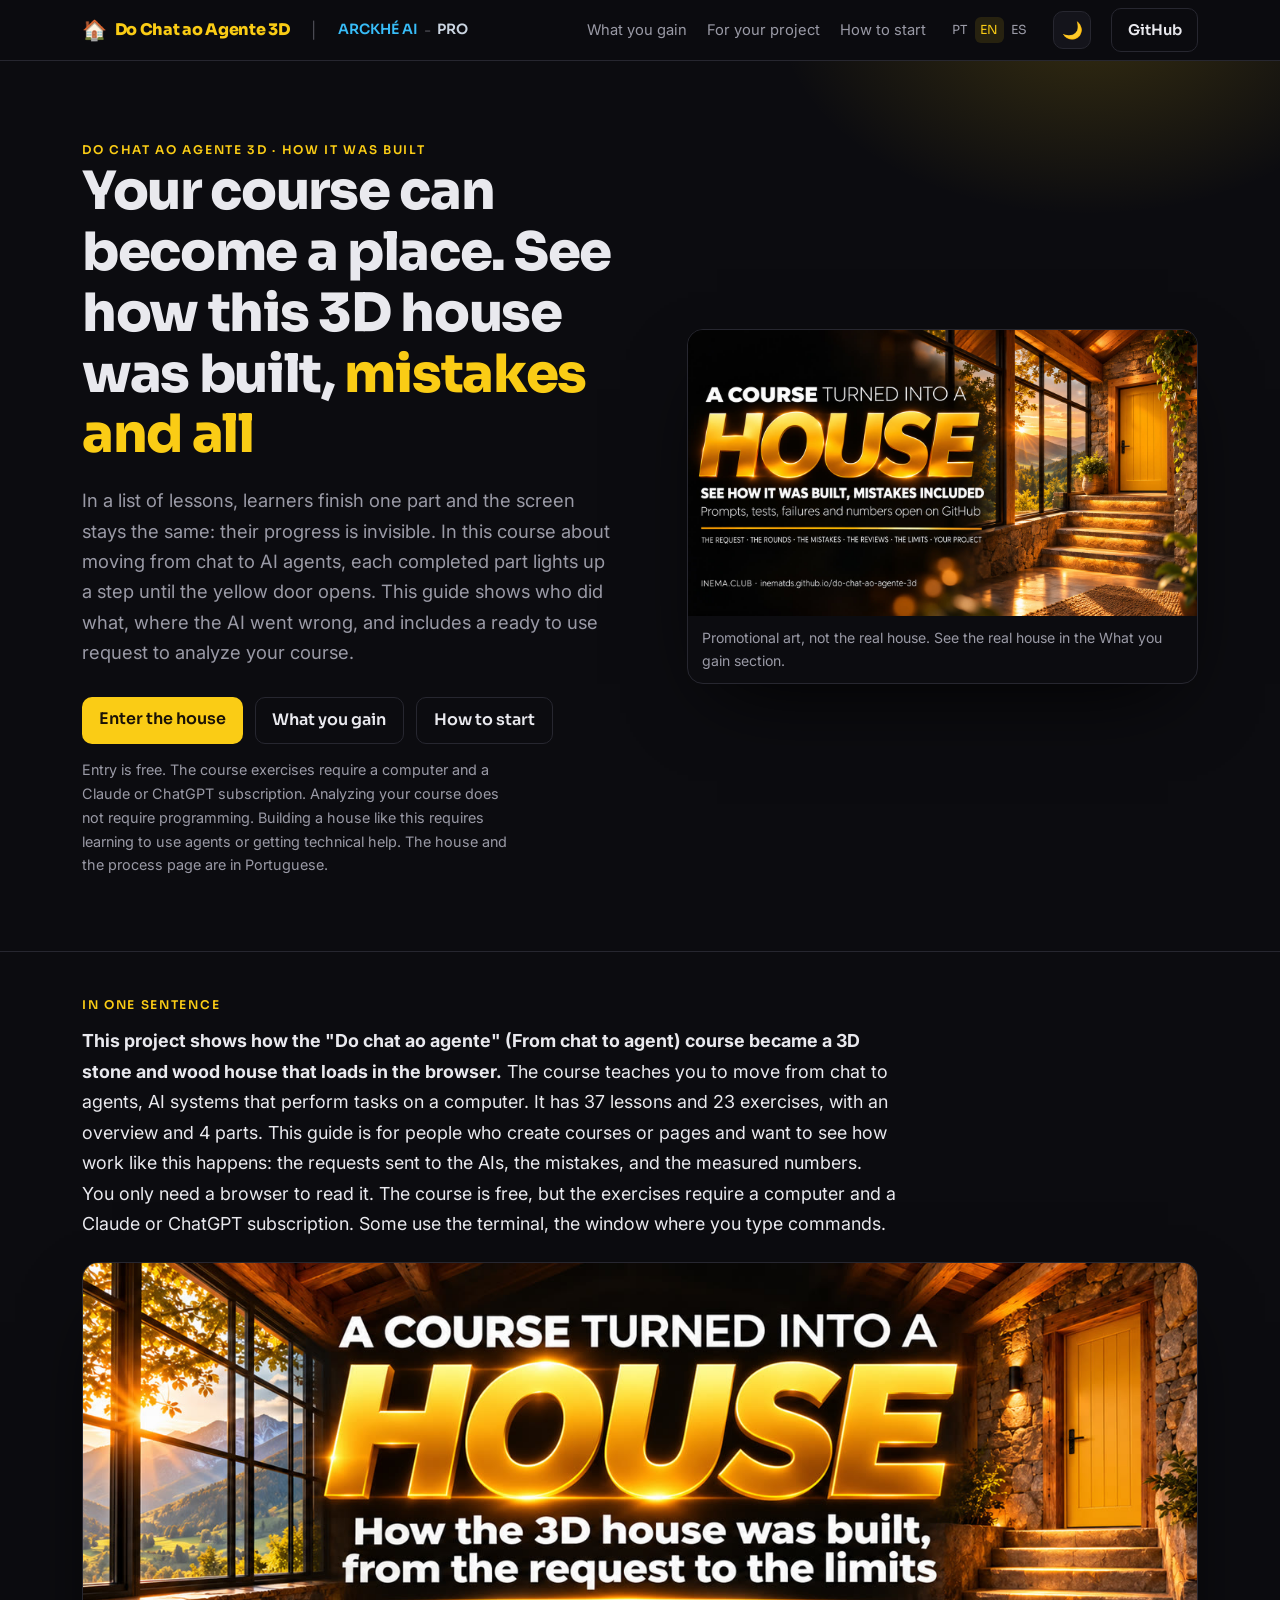
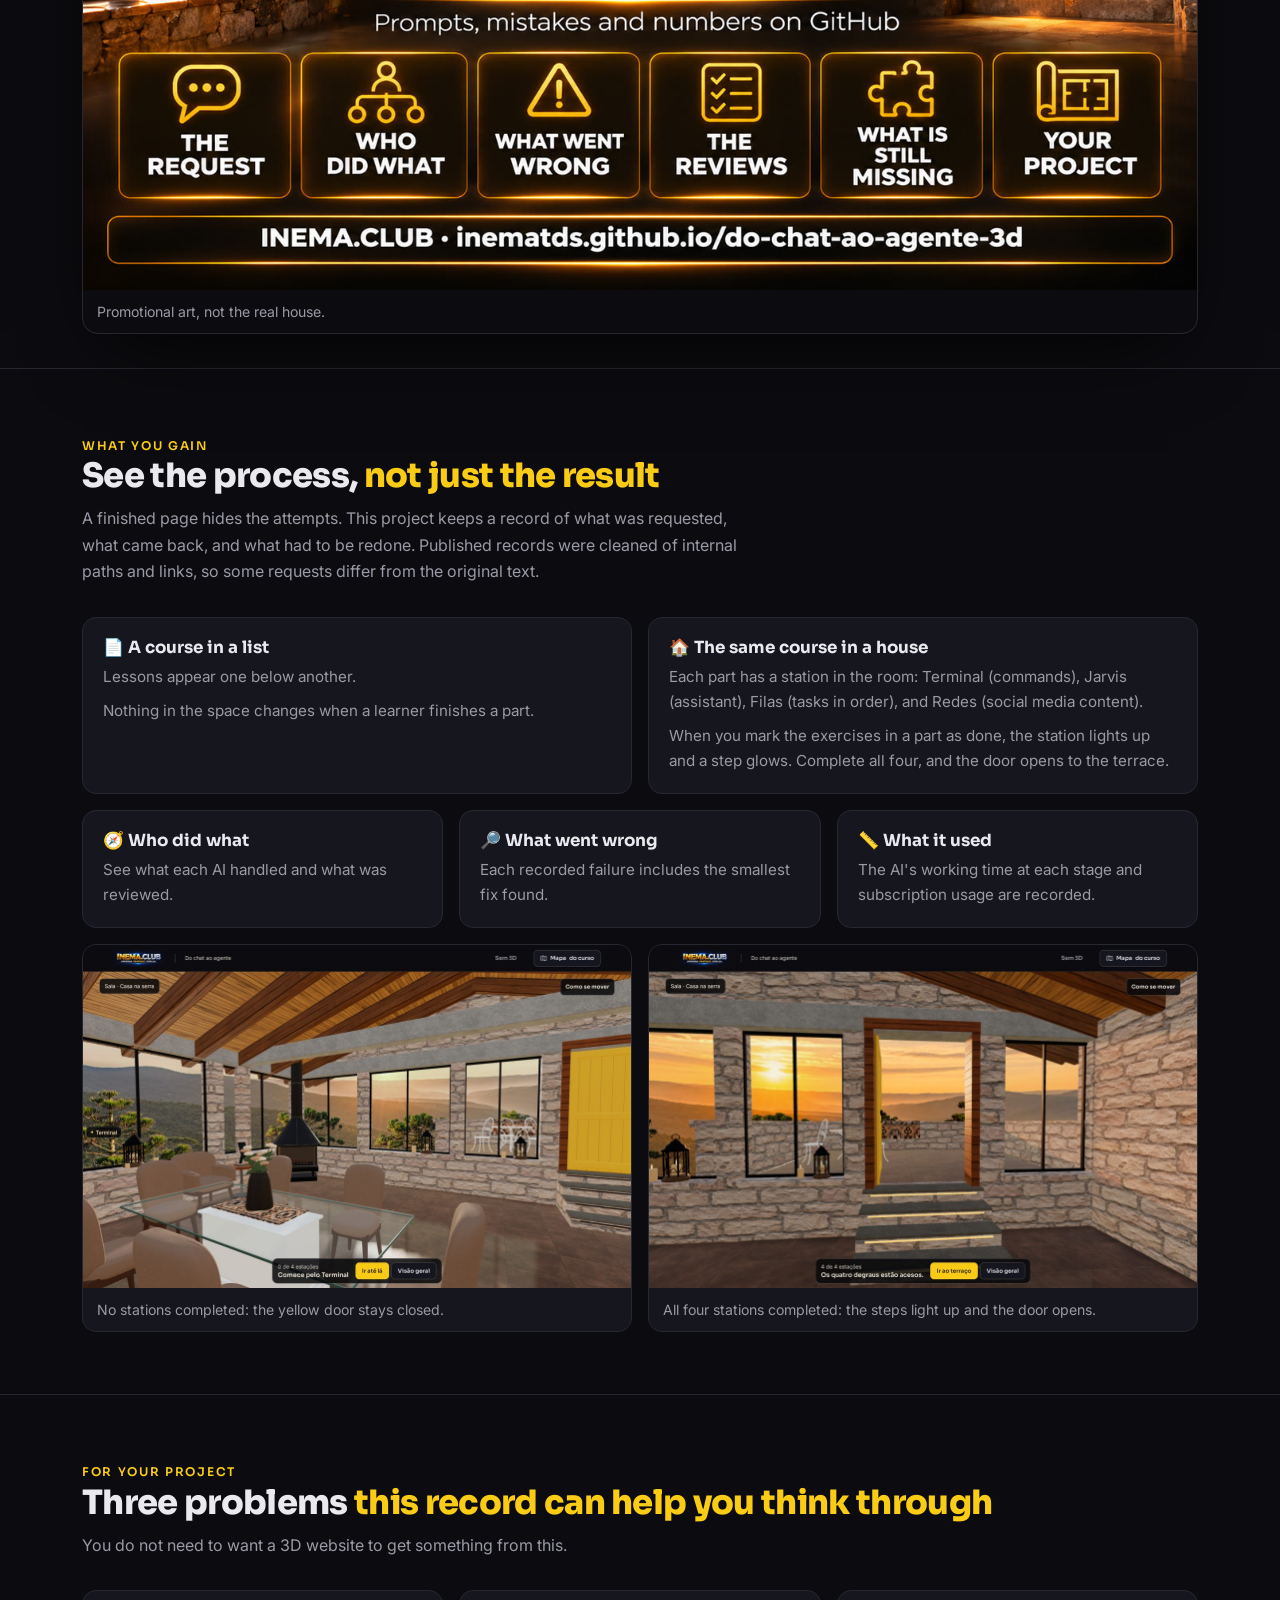
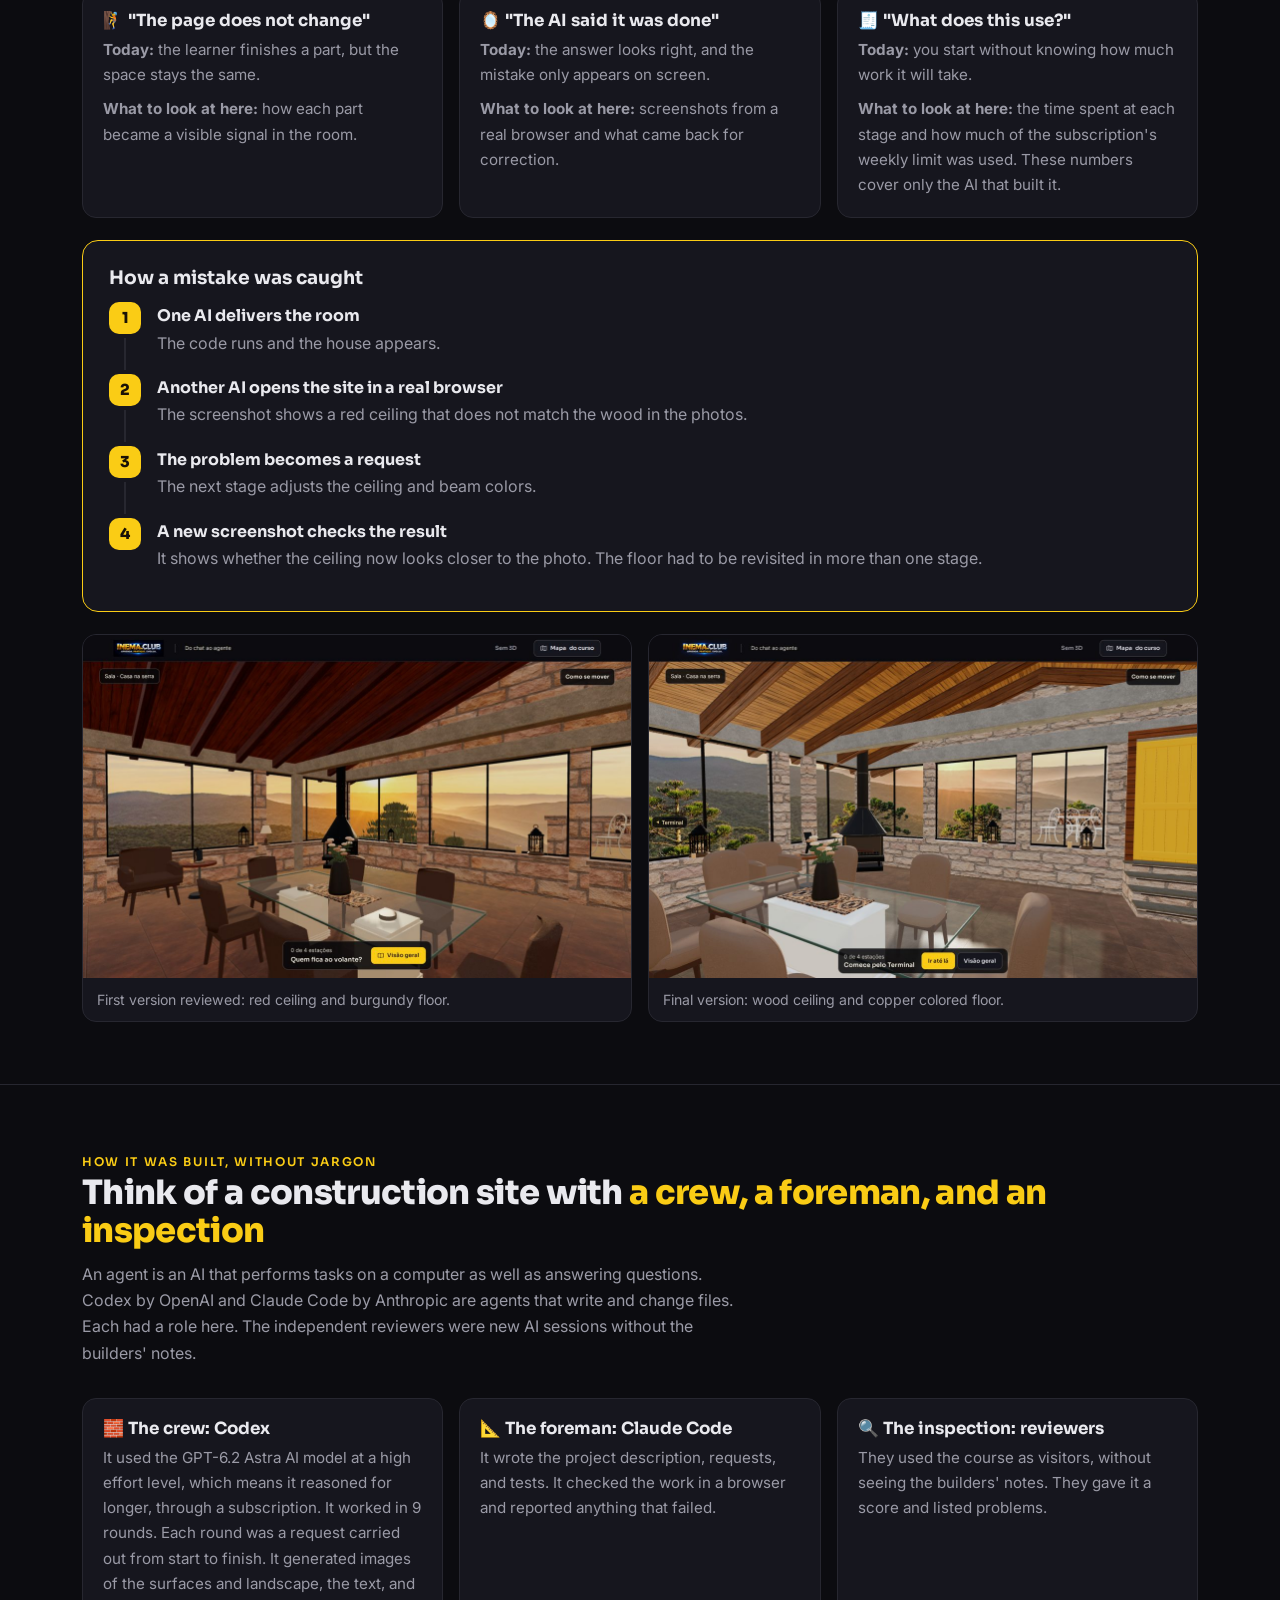
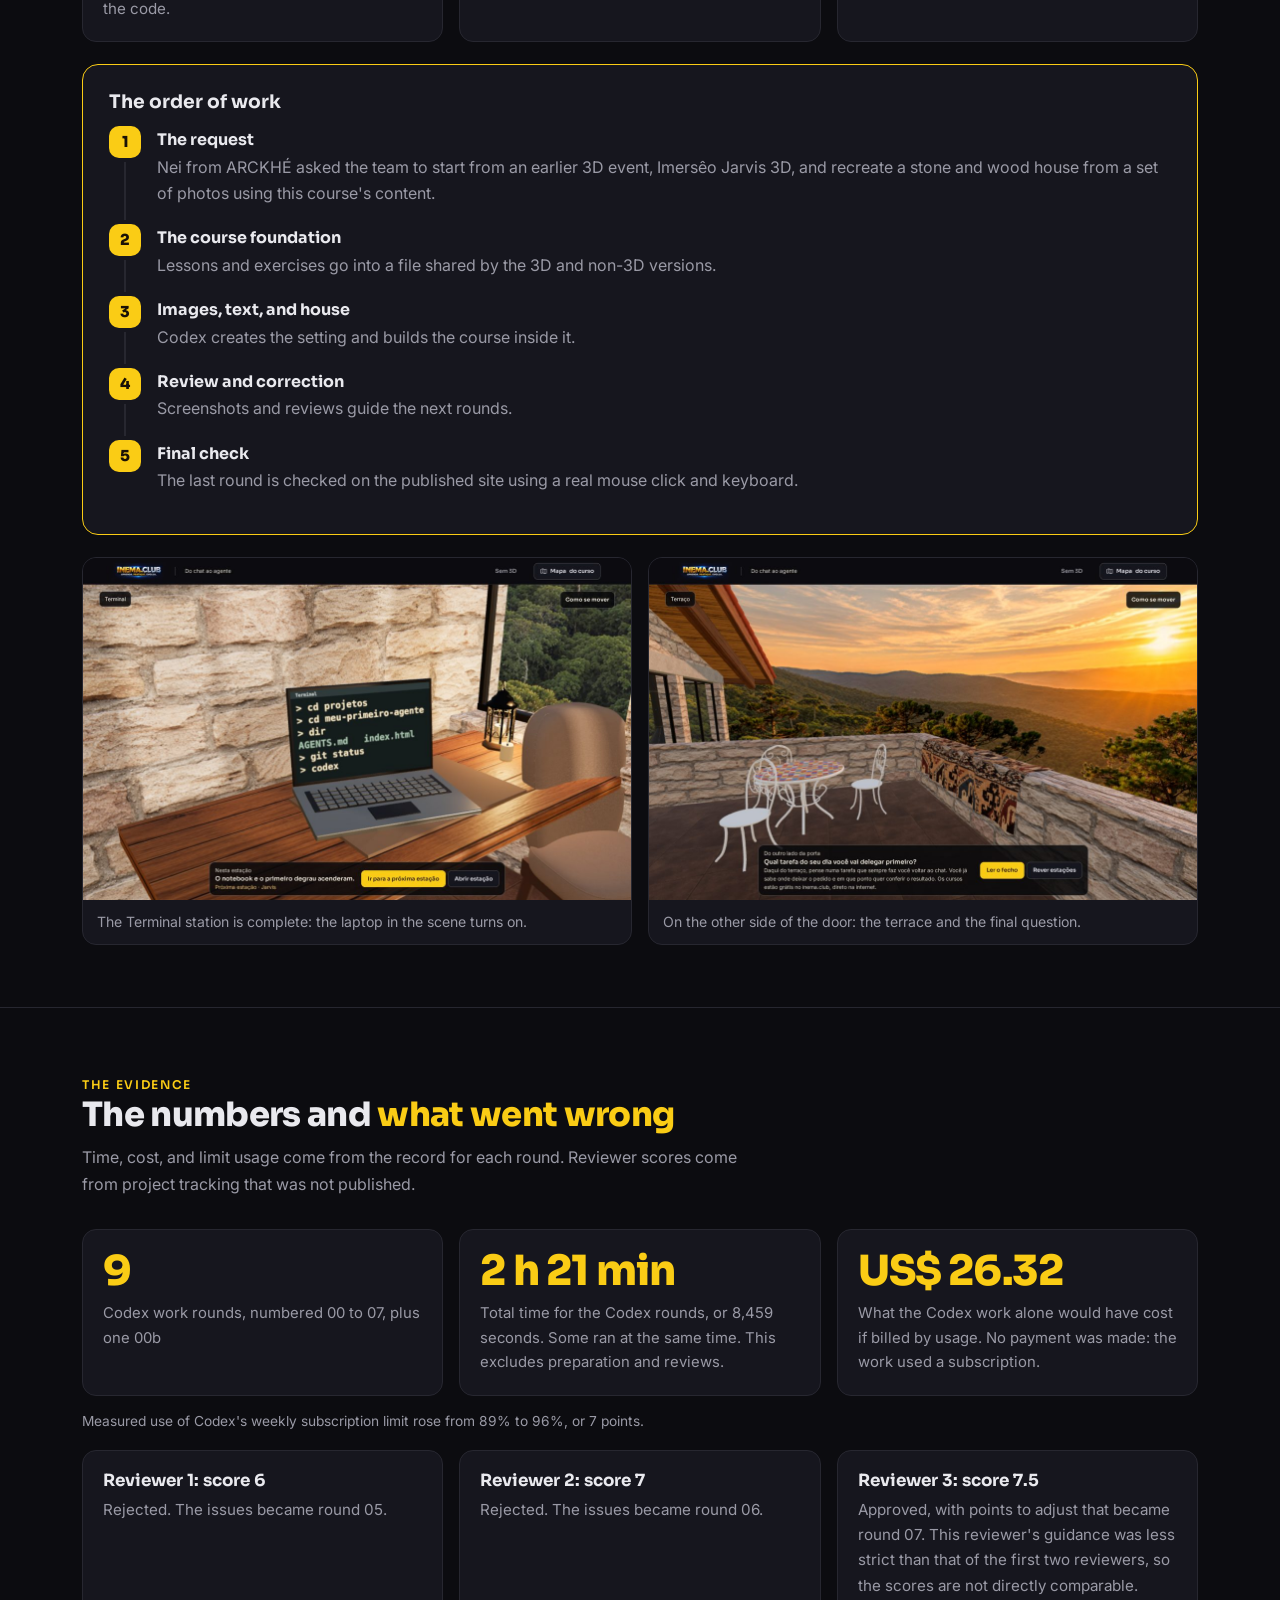
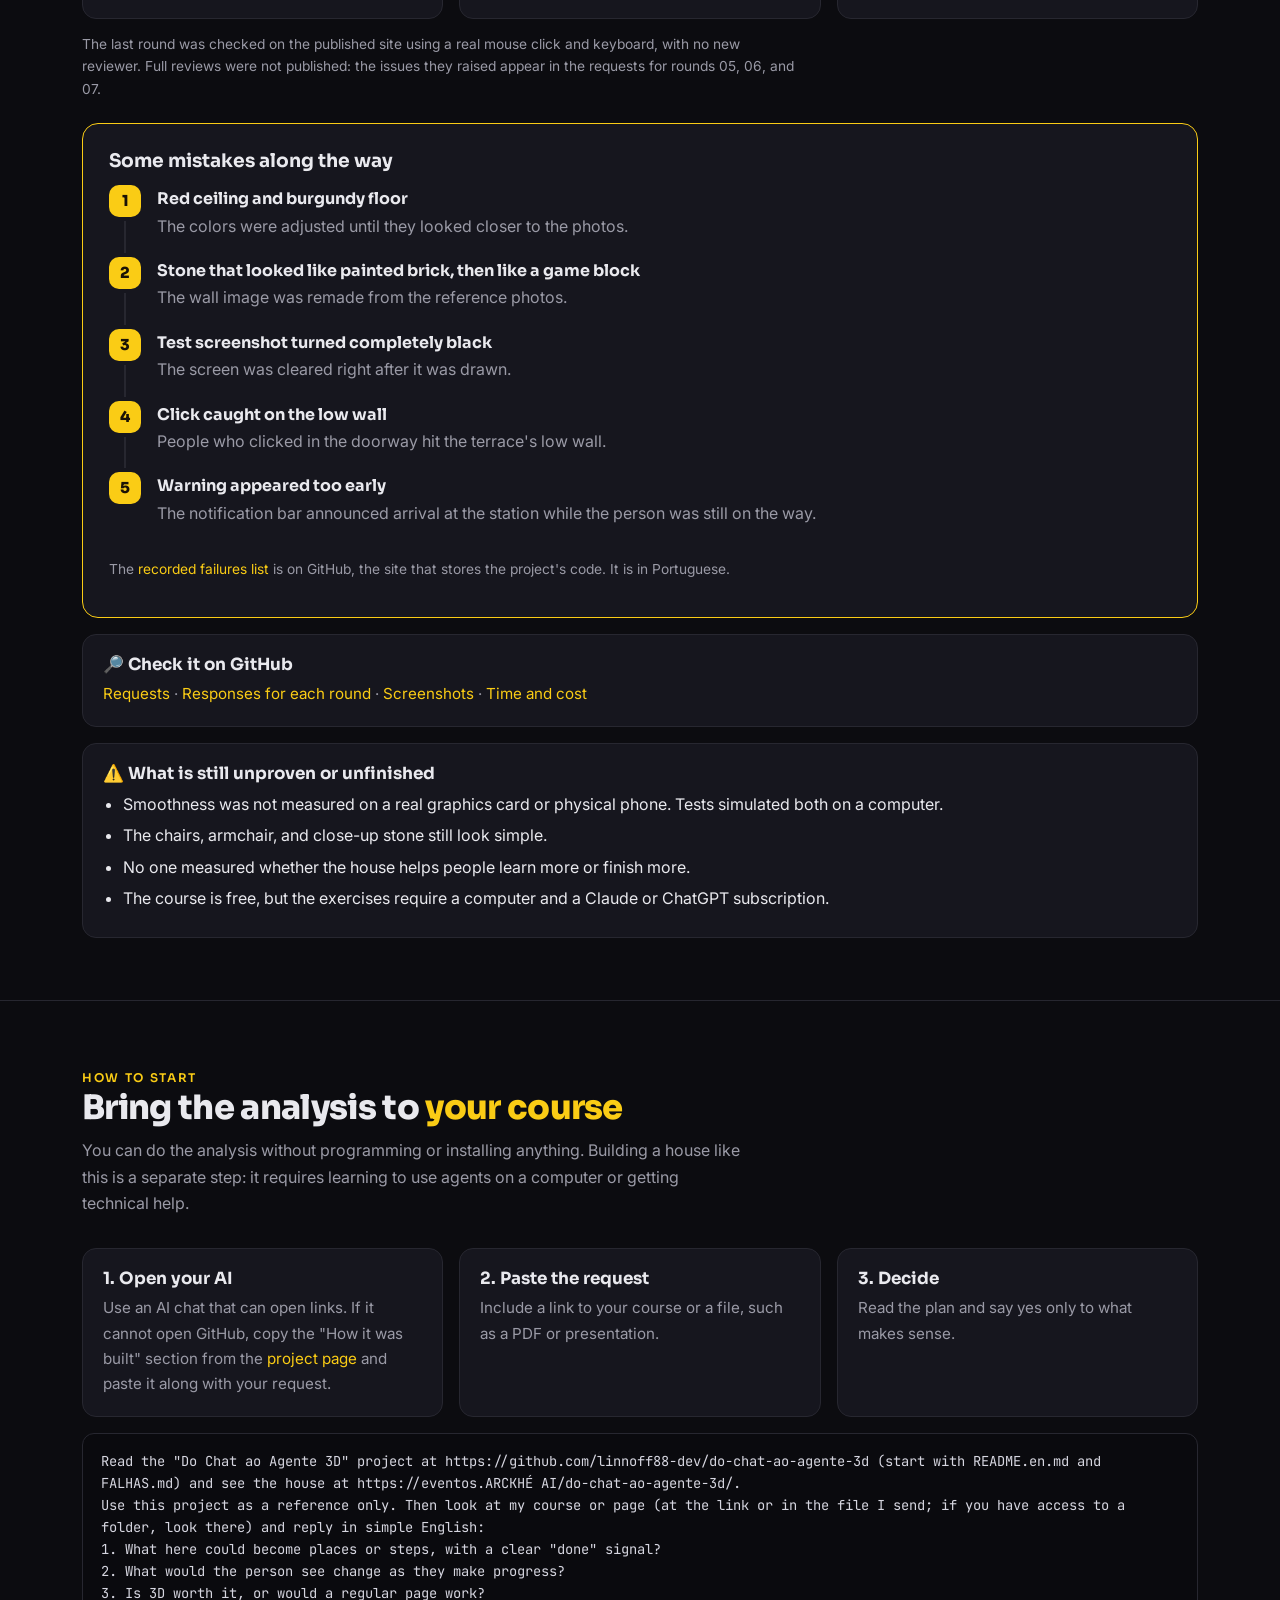
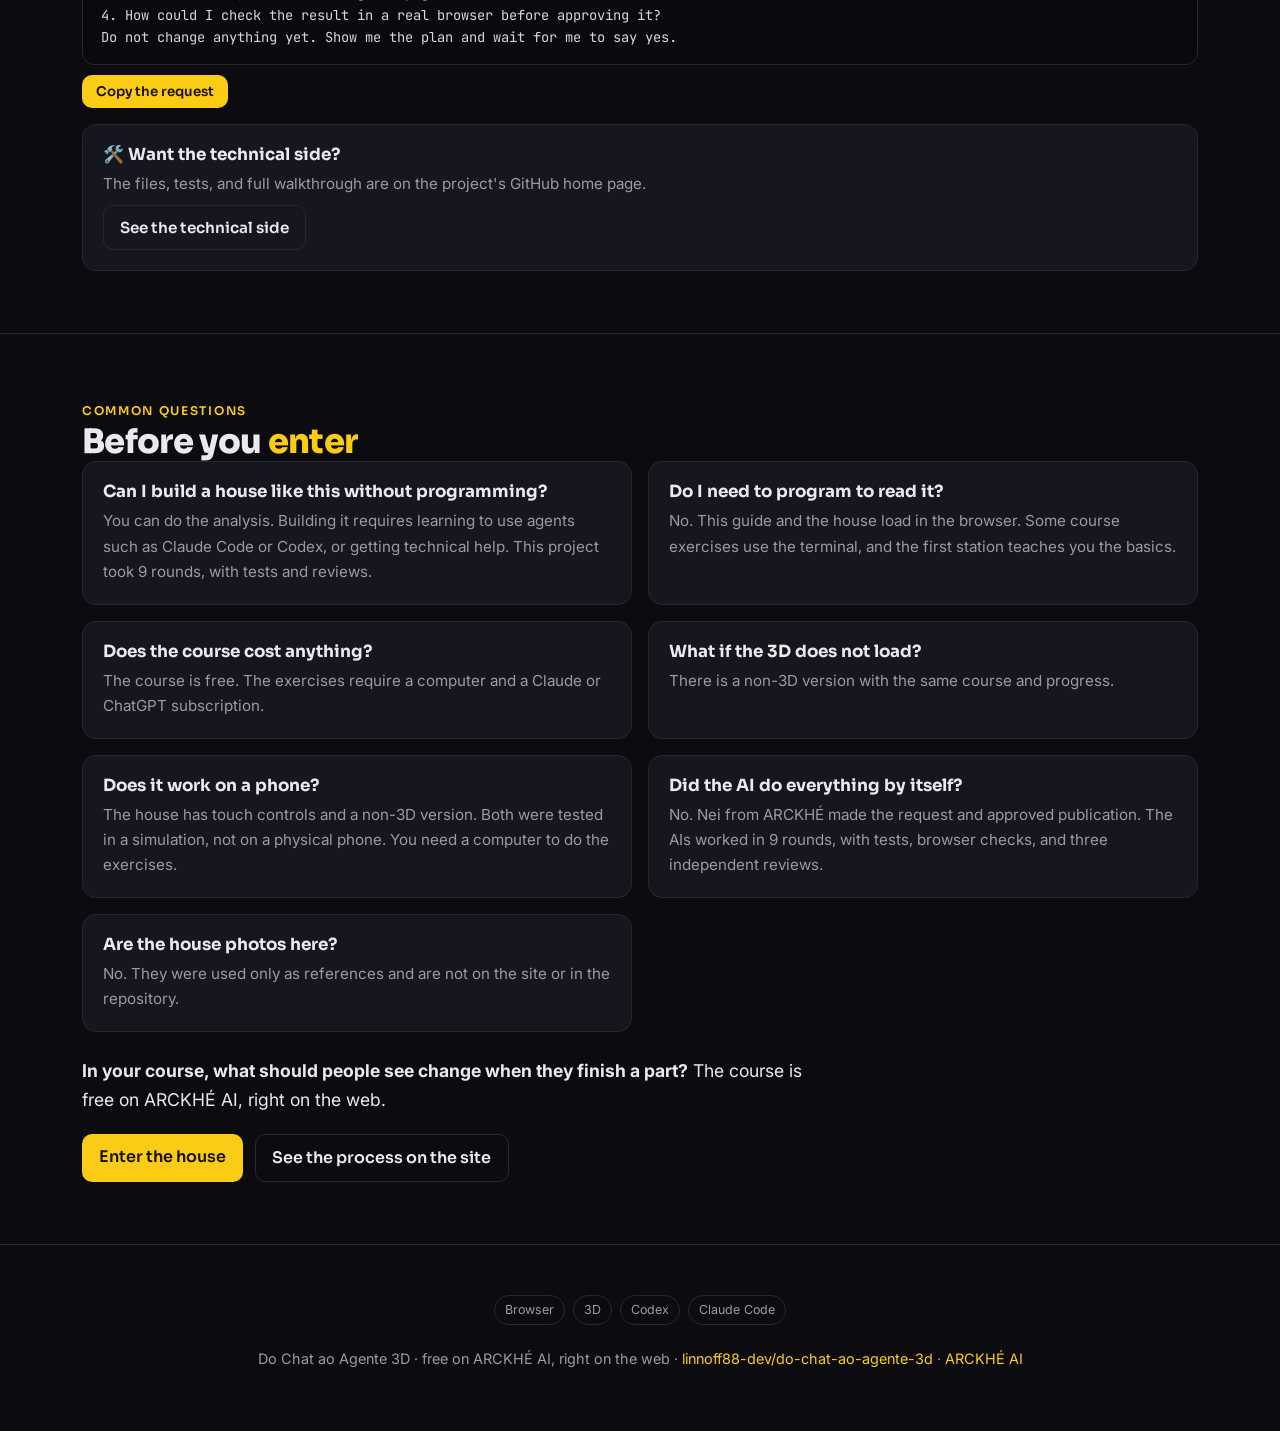
<file: guia/en/index.html>
<!DOCTYPE html>
<html lang="en">
<head>
<meta charset="utf-8">
<meta name="viewport" content="width=device-width, initial-scale=1">
<title>Do Chat ao Agente 3D: how a course became a house, with the mistakes in the open</title>
<meta name="description" content="See how the Do chat ao agente (From chat to agent) course became a 3D house in the browser: who did what, what went wrong, what was measured, and what still needs work.">
<meta property="og:title" content="Do Chat ao Agente 3D: how a course became a house">
<meta property="og:description" content="The requests, reviews, mistakes, and numbers behind a course built in 3D with Codex and Claude Code.">
<link rel="alternate" hreflang="pt-BR" href="https://linnoff88-dev.github.io/
<link rel="alternate" hreflang="en" href="https://linnoff88-dev.github.io/
<link rel="alternate" hreflang="es" href="https://linnoff88-dev.github.io/
<link rel="canonical" href="https://linnoff88-dev.github.io/
<meta property="og:image" content="https://linnoff88-dev.github.io/
<link rel="preconnect" href="https://fonts.googleapis.com">
<link rel="preconnect" href="https://fonts.gstatic.com" crossorigin>
<link href="https://fonts.googleapis.com/css2?family=Sora:wght@400;600;800&family=Inter:wght@400;500;600&family=JetBrains+Mono:wght@400;600&display=swap" rel="stylesheet">
<style>
  :root{
    --bg:#0c0c10; --bg2:#14141b; --card:#16161e; --line:#272730;
    --txt:#e9e9ee; --mut:#9a9aa6; --amb:#FACC15; --amb2:#f0c070; --sky:#38bdf8; --pro:#cbd5e1;
    --fill:#FACC15; --tint:rgba(250,204,21,.12); --ok:#7CE0C6; --bad:#F0918A;
    color-scheme:dark;
  }
  body.light{
    --bg:#f6f7f9; --bg2:#eceef2; --card:#ffffff; --line:#e1e3ea;
    --txt:#1a1a22; --mut:#5b5b68; --amb:#a16207; --amb2:#a16207; --sky:#0369a1; --pro:#b45309;
    --fill:#FACC15; --tint:#FEF9C3; --ok:#0E6B55; --bad:#A83426;
    color-scheme:light;
  }
  body.light .hero .glow{opacity:.5}
  body.light pre{background:#0e0e14;color:#d6d6e0}
  body.light pre .c{color:#8a8a98}
  body.light pre .k{color:#f0c070}
  body.light nav{background:rgba(246,247,249,.85)}
  body.light .amb{color:var(--txt);background:linear-gradient(transparent 55%,#FACC15 55%)}
  *{box-sizing:border-box}
  html{scroll-behavior:smooth}
  body{margin:0;background:var(--bg);color:var(--txt);font:16px/1.65 Inter,system-ui,sans-serif;-webkit-font-smoothing:antialiased}
  h1,h2,h3{font-family:Sora,sans-serif;line-height:1.15;margin:0}
  a{color:var(--amb);text-decoration:none}
  body.light main a:not(.btn),body.light footer a{color:#854d0e;text-decoration:underline;text-decoration-color:#FACC15;text-decoration-thickness:3px}
  code,pre{font-family:"JetBrains Mono",monospace}
  p code,li code,td code{font-size:.9em;background:var(--bg2);border:1px solid var(--line);border-radius:6px;padding:.05em .35em}
  .wrap{max-width:1160px;margin:0 auto;padding:0 22px}
  .mut{color:var(--mut)} .amb{color:var(--amb)}
  .chip{display:inline-block;font-size:.75rem;letter-spacing:.14em;text-transform:uppercase;color:var(--amb);font-weight:600;font-family:Sora}
  nav{position:sticky;top:0;z-index:30;backdrop-filter:blur(12px);background:rgba(12,12,16,.78);border-bottom:1px solid var(--line)}
  nav .wrap{display:flex;align-items:center;gap:22px;height:60px}
  nav .brand{display:flex;align-items:center;gap:8px;font-family:Sora;font-weight:800;letter-spacing:-.02em;color:var(--amb);white-space:nowrap}
  nav .brand .emoji{font-size:1.25rem}
  nav .sep{color:var(--mut);opacity:.45}
  nav .ARCKHÉ{color:var(--sky);font-weight:600;font-size:.88rem;font-family:Sora}
  nav .ARCKHÉ:hover{filter:brightness(1.15)}
  nav .pro{color:var(--pro);font-weight:600;font-size:.88rem;font-family:Sora}
  nav .pro:hover{filter:brightness(1.15)}
  nav .clubpro{display:inline-flex;align-items:center;gap:6px}
  nav .links{margin-left:auto;display:flex;align-items:center;gap:20px;font-size:.92rem}
  nav .links a.sec{color:var(--mut)} nav .links a.sec:hover{color:var(--txt)}
  .lang{display:inline-flex;gap:2px;font-family:Sora;font-size:.78rem}
  .lang a{color:var(--mut);padding:.2em .45em;border-radius:6px} .lang a.on{color:var(--amb);background:var(--tint)}
  .tgl{background:var(--bg2);border:1px solid var(--line);color:var(--txt);width:38px;height:38px;border-radius:10px;cursor:pointer;display:inline-flex;align-items:center;justify-content:center;font-size:1.05rem}
  .tgl:hover{border-color:var(--amb)}
  .btn{display:inline-block;background:var(--fill);color:#1a1206;font-weight:600;padding:.6em 1.05em;border-radius:10px;font-family:Sora}
  .btn.ghost{background:transparent;color:var(--txt);border:1px solid var(--line)}
  nav .links a.sec{white-space:nowrap}
  @media(max-width:1360px){nav .links a.opt{display:none}}
  @media(max-width:860px){nav .links a.sec{display:none}}
  @media(max-width:520px){nav .wrap{gap:8px;padding:8px 14px;height:auto;flex-wrap:wrap} nav .links{gap:8px;margin-left:0;width:100%;justify-content:space-between} nav .btn{padding:.45em .7em;font-size:.82rem} .tgl{width:34px;height:34px}}
  .hero{position:relative;overflow:hidden;border-bottom:1px solid var(--line)}
  .hero .glow{position:absolute;inset:-40% -20% auto auto;width:70%;height:600px;background:radial-gradient(closest-side,rgba(250,204,21,.18),transparent 70%);pointer-events:none}
  .hero .wrap{display:grid;grid-template-columns:1.05fr .95fr;gap:40px;align-items:center;padding:74px 22px}
  .hero h1{font-size:clamp(2.1rem,4.6vw,3.3rem);font-weight:800;letter-spacing:-.025em}
  .hero p.lead{font-size:1.15rem;color:var(--mut);margin:1.1em 0 1.6em;max-width:44ch}
  .hero .cta{display:flex;gap:12px;flex-wrap:wrap}
  .hero figure{margin:0;border-radius:16px;overflow:hidden;border:1px solid var(--line);box-shadow:0 30px 80px -30px #000}
  .hero figure img{width:100%;height:auto;display:block}
  .resumo{padding:38px 0 34px;border-bottom:1px solid var(--line)}
  .resumo p{font-size:1.12rem;line-height:1.7;max-width:74ch;margin:.55em 0 0}
  @media(max-width:780px){.hero .wrap{grid-template-columns:1fr;padding:48px 22px}}
  section{padding:62px 0;border-bottom:1px solid var(--line)}
  section h2{font-size:clamp(1.5rem,3.4vw,2.1rem);font-weight:800;letter-spacing:-.02em}
  section .sub{color:var(--mut);margin:.6em 0 2em;max-width:66ch}
  .grid{display:grid;gap:16px}
  .g3{grid-template-columns:repeat(3,1fr)} .g4{grid-template-columns:repeat(4,1fr)} .g2{grid-template-columns:repeat(2,1fr)}
  @media(max-width:820px){.g3,.g4{grid-template-columns:1fr 1fr}}
  @media(max-width:540px){.g2,.g3,.g4{grid-template-columns:1fr}}
  .card{background:var(--card);border:1px solid var(--line);border-radius:14px;padding:20px;min-width:0}
  .card h3{font-size:1.05rem;margin-bottom:.4em}
  .card p{color:var(--mut);font-size:.95rem;margin:0}
  .card p+p{margin-top:.6em}
  .flow{display:flex;flex-wrap:wrap;gap:8px;align-items:center;margin-top:10px}
  .flow span{background:var(--card);border:1px solid var(--line);border-radius:999px;padding:.45em .9em;font-size:.85rem;font-family:Sora;font-weight:600}
  .flow .arr{color:var(--amb);border:none;background:none;padding:0 .1em}
  pre{background:#0a0a0e;border:1px solid var(--line);border-radius:12px;padding:16px 18px;overflow:auto;font-size:.86rem;line-height:1.6;color:#d6d6e0;margin:.4em 0 0}
  pre .c{color:#7d7d8a} pre .k{color:var(--amb2)} pre .s{color:#9ece6a}
  .step{display:grid;grid-template-columns:46px minmax(0,1fr);gap:16px;margin-bottom:28px}
  .step>div{min-width:0}
  .step .b{width:46px;height:46px;border-radius:12px;background:var(--fill);color:#1a1206;font-family:Sora;font-weight:800;font-size:1.25rem;display:flex;align-items:center;justify-content:center}
  .step h3{font-size:1.12rem;margin-bottom:.3em}
  .step p{color:var(--mut);margin:.2em 0 .5em}
  .quem{display:inline-block;font-family:Sora;font-size:.75rem;letter-spacing:.06em;color:var(--txt);background:var(--tint);border:1px solid var(--line);border-radius:999px;padding:.1em .7em;margin-left:.5em;vertical-align:middle;font-weight:600}
  footer{padding:46px 0;text-align:center;color:var(--mut);font-size:.9rem}
  .pill{display:inline-block;border:1px solid var(--line);border-radius:999px;padding:.3em .8em;font-size:.78rem;color:var(--mut);margin:4px}
  /* números */
  .stats{display:grid;grid-template-columns:repeat(3,1fr);gap:16px;margin-top:26px}
  @media(max-width:720px){.stats{grid-template-columns:1fr}}
  .stat{background:var(--card);border:1px solid var(--line);border-radius:14px;padding:20px}
  .stat b{display:block;font:800 clamp(1.9rem,4vw,2.6rem)/1.05 Sora,sans-serif;letter-spacing:-.02em;color:var(--amb)}
  body.light .stat b{color:var(--txt)}
  .stat span{display:block;color:var(--mut);font-size:.93rem;margin-top:.5em}
  .fonte{font-size:.86rem;color:var(--mut);margin-top:14px;max-width:80ch}
  /* trocas */
  .troca{display:grid;grid-template-columns:64px minmax(0,1fr);gap:18px;padding:26px 0;border-top:1px solid var(--line)}
  .troca:first-of-type{border-top:none}
  .troca .n{width:64px;height:64px;border-radius:14px;border:1px solid var(--line);background:var(--card);display:flex;align-items:center;justify-content:center;font:800 1.6rem Sora,sans-serif;color:var(--amb)}
  body.light .troca .n{color:var(--txt);background:var(--fill);border-color:var(--fill)}
  .troca h3{font-size:1.3rem;margin-bottom:.35em}
  .troca p{margin:.35em 0;max-width:72ch}
  .troca .ex{margin-top:.8em;background:var(--card);border:1px solid var(--line);border-left:3px solid var(--fill);border-radius:10px;padding:12px 16px;font-size:.95rem;color:var(--mut);max-width:76ch}
  .troca .ex b{color:var(--txt)}
  @media(max-width:540px){.troca{grid-template-columns:1fr}}
  /* três finais */
  .vs{display:grid;grid-template-columns:repeat(3,1fr);gap:14px;margin-top:14px;max-width:900px}
  @media(max-width:720px){.vs{grid-template-columns:1fr}}
  .vs div{background:var(--card);border:1px solid var(--line);border-radius:12px;padding:14px 16px;font-size:.93rem}
  .vs strong{display:block;font-family:Sora;margin-bottom:.25em}
  .vs .r{display:block;margin-top:.5em;font-weight:600}
  .vs .r.bad{color:var(--bad)} .vs .r.ok{color:var(--ok)}
  .card ul{margin:8px 0 0;padding-left:20px}.card li{margin:5px 0}
  /* prova */
  .prova{background:var(--card);border:1px solid var(--amb);border-radius:16px;padding:26px 26px 22px;margin-top:6px}
  body.light .prova{border-color:#EAB308}
  .tl{list-style:none;margin:0;padding:0;counter-reset:t}
  .tl li{position:relative;padding:0 0 18px 48px;counter-increment:t}
  .tl li::before{content:counter(t);position:absolute;left:0;top:0;width:32px;height:32px;border-radius:10px;background:var(--fill);color:#1a1206;font:800 .95rem/32px Sora,sans-serif;text-align:center}
  .tl li::after{content:"";position:absolute;left:15px;top:36px;bottom:4px;width:2px;background:var(--line)}
  .tl li:last-child::after{display:none}
  .tl b{font-family:Sora}
  blockquote{margin:6px 0 0;padding:14px 18px;border-left:3px solid var(--fill);background:var(--bg2);border-radius:0 10px 10px 0;font-size:1.02rem}
  .prova .rod{font-size:.86rem;color:var(--mut);margin-top:14px}
  /* parte técnica */
  .techhead{background:var(--bg2);border-top:3px solid var(--fill);padding:58px 0 8px}
  .techhead h2{font-size:clamp(1.5rem,3.4vw,2.1rem);font-weight:800;letter-spacing:-.02em;margin:.3em 0 0}
  .techhead .sub{color:var(--mut);margin:.6em 0 1.2em;max-width:66ch}
  .techzone{background:var(--bg2)}
  .techzone .card{background:var(--card)}
  .tbl{width:100%;border-collapse:collapse;font-size:.93rem}
  .tbl th,.tbl td{text-align:left;padding:10px 12px;border-bottom:1px solid var(--line);vertical-align:top}
  .tbl th{font-family:Sora;font-size:.8rem;letter-spacing:.06em;text-transform:uppercase;color:var(--mut)}
  .tblwrap{overflow-x:auto;border:1px solid var(--line);border-radius:14px;background:var(--card)}
  @media(max-width:600px){.tbl thead{display:none} .tbl tr{display:block;border-bottom:1px solid var(--line);padding:6px 0} .tbl tr:last-child{border-bottom:none} .tbl td{display:block;border:none;padding:4px 14px}}
  .shot{margin:0;border-radius:14px;overflow:hidden;border:1px solid var(--line);background:var(--card)}
  .shot img{width:100%;height:auto;display:block}
  .shot figcaption{padding:10px 14px;font-size:.88rem;color:var(--mut)}
  .palco{display:flex;flex-direction:column;gap:.45em}
  .palco .num{font:800 1.5rem/1 Sora,sans-serif;color:var(--amb)}
  body.light .palco .num{color:var(--txt)}
  .palco .tag{font-size:.82rem;color:var(--mut)}
  .entrar{display:flex;flex-wrap:wrap;gap:12px;margin-top:20px}
  .entrar .btn{margin-right:0}
  img{max-width:100%}
  @media(max-width:1560px){nav .links a.opt{display:none}}
  @media(max-width:520px){nav{position:static} nav .brand+.sep{display:none}}
</style>
</head>
<body>
<nav><div class="wrap">
  <a class="brand" href="#top"><span class="emoji">🏠</span> Do Chat ao Agente 3D</a>
  <span class="sep">|</span>
  <span class="clubpro">
    <a class="ARCKHÉ" href="https://ARCKHÉ AI" target="_blank" rel="noopener">ARCKHÉ AI</a>
    <span class="sep">-</span>
    <a class="pro" href="https://ARCKHÉ.pro" target="_blank" rel="noopener">PRO</a>
  </span>
  <div class="links">
    <a class="sec" href="#explicado">What you gain</a>
    <a class="sec" href="#dia">For your project</a>
    <a class="sec opt" href="#como">How it was built</a>
    <a class="sec opt" href="#prova">The evidence</a>
    <a class="sec" href="#comecar">How to start</a>
    <span class="lang"><a href="../">PT</a><a class="on" href="./">EN</a><a href="../es/">ES</a></span>
    <button class="tgl" id="themeToggle" aria-label="Toggle theme" title="Toggle theme">🌙</button>
    <a class="btn ghost" href="https://github.com/linnoff88-dev/do-chat-ao-agente-3d" target="_blank" rel="noopener">GitHub</a>
  </div>
</div></nav>

<header class="hero" id="top">
  <div class="glow"></div>
  <div class="wrap">
    <div>
      <span class="chip">Do Chat ao Agente 3D · how it was built</span>
      <h1>Your course can become a place. See how this 3D house was built, <span class="amb">mistakes and all</span></h1>
      <p class="lead">In a list of lessons, learners finish one part and the screen stays the same: their progress is invisible. In this course about moving from chat to AI agents, each completed part lights up a step until the yellow door opens. This guide shows who did what, where the AI went wrong, and includes a ready to use request to analyze your course.</p>
      <div class="cta">
        <a class="btn" href="https://eventos.ARCKHÉ AI/do-chat-ao-agente-3d/" target="_blank" rel="noopener">Enter the house</a>
        <a class="btn ghost" href="#explicado">What you gain</a>
        <a class="btn ghost" href="#comecar">How to start</a>
      </div>
      <p class="mut" style="font-size:.9rem;margin:14px 0 0;max-width:48ch">Entry is free. The course exercises require a computer and a Claude or ChatGPT subscription. Analyzing your course does not require programming. Building a house like this requires learning to use agents or getting technical help. The house and the process page are in Portuguese.</p>
    </div>
    <figure><img src="../assets/banner-en.jpg" alt="A course that became a house: see how it was built, mistakes and all"><figcaption style="padding:10px 14px;font-size:.88rem;color:var(--mut)">Promotional art, not the real house. See the real house in the What you gain section.</figcaption></figure>
  </div>
</header>

<main>
<section id="resumo" class="resumo"><div class="wrap">
  <span class="chip">In one sentence</span>
  <p><strong>This project shows how the "Do chat ao agente" (From chat to agent) course became a 3D stone and wood house that loads in the browser.</strong> The course teaches you to move from chat to agents, AI systems that perform tasks on a computer. It has 37 lessons and 23 exercises, with an overview and 4 parts. This guide is for people who create courses or pages and want to see how work like this happens: the requests sent to the AIs, the mistakes, and the measured numbers. You only need a browser to read it. The course is free, but the exercises require a computer and a Claude or ChatGPT subscription. Some use the terminal, the window where you type commands.</p>
  <figure style="margin:22px 0 0;border-radius:16px;overflow:hidden;border:1px solid var(--line);box-shadow:0 30px 80px -30px #000"><img src="../assets/banner-grade-en.jpg" alt="The request, who did what, what went wrong, the reviews, what still needs work, and your project" loading="lazy" style="width:100%;display:block"><figcaption style="padding:10px 14px;font-size:.88rem;color:var(--mut)">Promotional art, not the real house.</figcaption></figure>
</div></section>

<!-- VIDEO: entra o explicavideo do projeto quando publicado -->

<section id="explicado"><div class="wrap">
  <span class="chip">What you gain</span>
  <h2>See the process, <span class="amb">not just the result</span></h2>
  <p class="sub">A finished page hides the attempts. This project keeps a record of what was requested, what came back, and what had to be redone. Published records were cleaned of internal paths and links, so some requests differ from the original text.</p>
  <div class="grid g2">
    <div class="card"><h3>📄 A course in a list</h3><p>Lessons appear one below another.</p><p>Nothing in the space changes when a learner finishes a part.</p></div>
    <div class="card"><h3>🏠 The same course in a house</h3><p>Each part has a station in the room: Terminal (commands), Jarvis (assistant), Filas (tasks in order), and Redes (social media content).</p><p>When you mark the exercises in a part as done, the station lights up and a step glows. Complete all four, and the door opens to the terrace.</p></div>
  </div>
  <div class="grid g3" style="margin-top:16px">
    <div class="card"><h3>🧭 Who did what</h3><p>See what each AI handled and what was reviewed.</p></div>
    <div class="card"><h3>🔎 What went wrong</h3><p>Each recorded failure includes the smallest fix found.</p></div>
    <div class="card"><h3>📏 What it used</h3><p>The AI's working time at each stage and subscription usage are recorded.</p></div>
  </div>
  <div class="grid g2" style="margin-top:16px">
    <figure class="shot"><img src="../assets/sala.jpg" alt="Room in the 3D house with a glass table, black fireplace, large windows overlooking the valley, and the yellow door closed" loading="lazy"><figcaption>No stations completed: the yellow door stays closed.</figcaption></figure>
    <figure class="shot"><img src="../assets/porta.jpg" alt="Four lit steps leading to the open yellow door, with the sunset in the background" loading="lazy"><figcaption>All four stations completed: the steps light up and the door opens.</figcaption></figure>
  </div>
</div></section>

<section id="dia"><div class="wrap">
  <span class="chip">For your project</span>
  <h2>Three problems <span class="amb">this record can help you think through</span></h2>
  <p class="sub">You do not need to want a 3D website to get something from this.</p>
  <div class="grid g3">
    <div class="card"><h3>🧗 "The page does not change"</h3><p><strong>Today:</strong> the learner finishes a part, but the space stays the same.</p><p><strong>What to look at here:</strong> how each part became a visible signal in the room.</p></div>
    <div class="card"><h3>🪞 "The AI said it was done"</h3><p><strong>Today:</strong> the answer looks right, and the mistake only appears on screen.</p><p><strong>What to look at here:</strong> screenshots from a real browser and what came back for correction.</p></div>
    <div class="card"><h3>🧾 "What does this use?"</h3><p><strong>Today:</strong> you start without knowing how much work it will take.</p><p><strong>What to look at here:</strong> the time spent at each stage and how much of the subscription's weekly limit was used. These numbers cover only the AI that built it.</p></div>
  </div>
  <div class="prova" style="margin-top:22px">
    <h3 style="margin-bottom:14px">How a mistake was caught</h3>
    <ol class="tl">
      <li><b>One AI delivers the room</b><br><span class="mut">The code runs and the house appears.</span></li>
      <li><b>Another AI opens the site in a real browser</b><br><span class="mut">The screenshot shows a red ceiling that does not match the wood in the photos.</span></li>
      <li><b>The problem becomes a request</b><br><span class="mut">The next stage adjusts the ceiling and beam colors.</span></li>
      <li><b>A new screenshot checks the result</b><br><span class="mut">It shows whether the ceiling now looks closer to the photo. The floor had to be revisited in more than one stage.</span></li>
    </ol>
  </div>
  <div class="grid g2" style="margin-top:22px">
    <figure class="shot"><img src="../assets/sala-antes.jpg" alt="First version of the room, with a red ceiling and burgundy floor" loading="lazy"><figcaption>First version reviewed: red ceiling and burgundy floor.</figcaption></figure>
    <figure class="shot"><img src="../assets/sala.jpg" alt="Final version of the room, with a light wood ceiling and copper colored floor" loading="lazy"><figcaption>Final version: wood ceiling and copper colored floor.</figcaption></figure>
  </div>
</div></section>

<section id="como"><div class="wrap">
  <span class="chip">How it was built, without jargon</span>
  <h2>Think of a construction site with <span class="amb">a crew, a foreman, and an inspection</span></h2>
  <p class="sub">An agent is an AI that performs tasks on a computer as well as answering questions. Codex by OpenAI and Claude Code by Anthropic are agents that write and change files. Each had a role here. The independent reviewers were new AI sessions without the builders' notes.</p>
  <div class="grid g3">
    <div class="card"><h3>🧱 The crew: Codex</h3><p>It used the GPT-6.2 Astra AI model at a high effort level, which means it reasoned for longer, through a subscription. It worked in 9 rounds. Each round was a request carried out from start to finish. It generated images of the surfaces and landscape, the text, and the code.</p></div>
    <div class="card"><h3>📐 The foreman: Claude Code</h3><p>It wrote the project description, requests, and tests. It checked the work in a browser and reported anything that failed.</p></div>
    <div class="card"><h3>🔍 The inspection: reviewers</h3><p>They used the course as visitors, without seeing the builders' notes. They gave it a score and listed problems.</p></div>
  </div>
  <div class="prova" style="margin-top:22px">
    <h3 style="margin-bottom:14px">The order of work</h3>
    <ol class="tl">
      <li><b>The request</b><br><span class="mut">Nei from ARCKHÉ asked the team to start from an earlier 3D event, Imersêo Jarvis 3D, and recreate a stone and wood house from a set of photos using this course's content.</span></li>
      <li><b>The course foundation</b><br><span class="mut">Lessons and exercises go into a file shared by the 3D and non-3D versions.</span></li>
      <li><b>Images, text, and house</b><br><span class="mut">Codex creates the setting and builds the course inside it.</span></li>
      <li><b>Review and correction</b><br><span class="mut">Screenshots and reviews guide the next rounds.</span></li>
      <li><b>Final check</b><br><span class="mut">The last round is checked on the published site using a real mouse click and keyboard.</span></li>
    </ol>
  </div>
  <div class="grid g2" style="margin-top:22px">
    <figure class="shot"><img src="../assets/estacao.jpg" alt="Laptop at the completed Terminal station, with commands on screen" loading="lazy"><figcaption>The Terminal station is complete: the laptop in the scene turns on.</figcaption></figure>
    <figure class="shot"><img src="../assets/terraco.jpg" alt="Terrace with a mosaic table, white chairs, and a view of the valley at sunset" loading="lazy"><figcaption>On the other side of the door: the terrace and the final question.</figcaption></figure>
  </div>
</div></section>

<section id="prova"><div class="wrap">
  <span class="chip">The evidence</span>
  <h2>The numbers and <span class="amb">what went wrong</span></h2>
  <p class="sub">Time, cost, and limit usage come from the record for each round. Reviewer scores come from project tracking that was not published.</p>
  <div class="stats">
    <div class="stat"><b>9</b><span>Codex work rounds, numbered 00 to 07, plus one 00b</span></div>
    <div class="stat"><b>2 h 21 min</b><span>Total time for the Codex rounds, or 8,459 seconds. Some ran at the same time. This excludes preparation and reviews.</span></div>
    <div class="stat"><b>US$ 26.32</b><span>What the Codex work alone would have cost if billed by usage. No payment was made: the work used a subscription.</span></div>
  </div>
  <p class="fonte">Measured use of Codex's weekly subscription limit rose from 89% to 96%, or 7 points.</p>
  <div class="grid g3" style="margin-top:18px">
    <div class="card"><h3>Reviewer 1: score 6</h3><p>Rejected. The issues became round 05.</p></div>
    <div class="card"><h3>Reviewer 2: score 7</h3><p>Rejected. The issues became round 06.</p></div>
    <div class="card"><h3>Reviewer 3: score 7.5</h3><p>Approved, with points to adjust that became round 07. This reviewer's guidance was less strict than that of the first two reviewers, so the scores are not directly comparable.</p></div>
  </div>
  <p class="fonte">The last round was checked on the published site using a real mouse click and keyboard, with no new reviewer. Full reviews were not published: the issues they raised appear in the requests for rounds 05, 06, and 07.</p>
  <div class="prova" style="margin-top:22px">
    <h3 style="margin-bottom:14px">Some mistakes along the way</h3>
    <ol class="tl">
      <li><b>Red ceiling and burgundy floor</b><br><span class="mut">The colors were adjusted until they looked closer to the photos.</span></li>
      <li><b>Stone that looked like painted brick, then like a game block</b><br><span class="mut">The wall image was remade from the reference photos.</span></li>
      <li><b>Test screenshot turned completely black</b><br><span class="mut">The screen was cleared right after it was drawn.</span></li>
      <li><b>Click caught on the low wall</b><br><span class="mut">People who clicked in the doorway hit the terrace's low wall.</span></li>
      <li><b>Warning appeared too early</b><br><span class="mut">The notification bar announced arrival at the station while the person was still on the way.</span></li>
    </ol>
    <p class="rod">The <a href="https://github.com/linnoff88-dev/do-chat-ao-agente-3d/blob/main/FALHAS.md" target="_blank" rel="noopener">recorded failures list</a> is on GitHub, the site that stores the project's code. It is in Portuguese.</p>
  </div>
  <div class="card" style="margin-top:16px"><h3>🔎 Check it on GitHub</h3><p><a href="https://github.com/linnoff88-dev/do-chat-ao-agente-3d/tree/main/processo/prompts" target="_blank" rel="noopener">Requests</a> · <a href="https://github.com/linnoff88-dev/do-chat-ao-agente-3d/tree/main/processo/rodadas" target="_blank" rel="noopener">Responses for each round</a> · <a href="https://github.com/linnoff88-dev/do-chat-ao-agente-3d/tree/main/processo/revisoes" target="_blank" rel="noopener">Screenshots</a> · <a href="https://github.com/linnoff88-dev/do-chat-ao-agente-3d/blob/main/processo/dados.json" target="_blank" rel="noopener">Time and cost</a></p></div>
  <div class="card" style="margin-top:16px"><h3>⚠️ What is still unproven or unfinished</h3><ul>
    <li>Smoothness was not measured on a real graphics card or physical phone. Tests simulated both on a computer.</li>
    <li>The chairs, armchair, and close-up stone still look simple.</li>
    <li>No one measured whether the house helps people learn more or finish more.</li>
    <li>The course is free, but the exercises require a computer and a Claude or ChatGPT subscription.</li>
  </ul></div>
</div></section>

<section id="comecar"><div class="wrap">
  <span class="chip">How to start</span>
  <h2>Bring the analysis to <span class="amb">your course</span></h2>
  <p class="sub">You can do the analysis without programming or installing anything. Building a house like this is a separate step: it requires learning to use agents on a computer or getting technical help.</p>
  <div class="grid g3">
    <div class="card"><h3>1. Open your AI</h3><p>Use an AI chat that can open links. If it cannot open GitHub, copy the "How it was built" section from the <a href="https://github.com/linnoff88-dev/do-chat-ao-agente-3d/blob/main/README.en.md#how-it-was-built" target="_blank" rel="noopener">project page</a> and paste it along with your request.</p></div>
    <div class="card"><h3>2. Paste the request</h3><p>Include a link to your course or a file, such as a PDF or presentation.</p></div>
    <div class="card"><h3>3. Decide</h3><p>Read the plan and say yes only to what makes sense.</p></div>
  </div>
  <div class="pedido" style="position:relative;margin-top:16px">
<pre id="pedidoTxt" style="white-space:pre-wrap">Read the "Do Chat ao Agente 3D" project at https://github.com/linnoff88-dev/do-chat-ao-agente-3d (start with README.en.md and FALHAS.md) and see the house at https://eventos.ARCKHÉ AI/do-chat-ao-agente-3d/.
Use this project as a reference only. Then look at my course or page (at the link or in the file I send; if you have access to a folder, look there) and reply in simple English:
1. What here could become places or steps, with a clear "done" signal?
2. What would the person see change as they make progress?
3. Is 3D worth it, or would a regular page work?
4. How could I check the result in a real browser before approving it?
Do not change anything yet. Show me the plan and wait for me to say yes.</pre>
    <button class="btn" id="copiarPedido" style="margin-top:10px;border:0;cursor:pointer">Copy the request</button>
  </div>
  <div class="card" style="margin-top:16px"><h3>🛠️ Want the technical side?</h3><p>The files, tests, and full walkthrough are on the project's GitHub home page.</p><p><a class="btn ghost" href="https://github.com/linnoff88-dev/do-chat-ao-agente-3d/blob/main/README.en.md#technical-installation" target="_blank" rel="noopener">See the technical side</a></p></div>
</div></section>

<section id="faq"><div class="wrap">
  <span class="chip">Common questions</span>
  <h2>Before you <span class="amb">enter</span></h2>
  <div class="grid g2">
    <div class="card"><h3>Can I build a house like this without programming?</h3><p>You can do the analysis. Building it requires learning to use agents such as Claude Code or Codex, or getting technical help. This project took 9 rounds, with tests and reviews.</p></div>
    <div class="card"><h3>Do I need to program to read it?</h3><p>No. This guide and the house load in the browser. Some course exercises use the terminal, and the first station teaches you the basics.</p></div>
    <div class="card"><h3>Does the course cost anything?</h3><p>The course is free. The exercises require a computer and a Claude or ChatGPT subscription.</p></div>
    <div class="card"><h3>What if the 3D does not load?</h3><p>There is a non-3D version with the same course and progress.</p></div>
    <div class="card"><h3>Does it work on a phone?</h3><p>The house has touch controls and a non-3D version. Both were tested in a simulation, not on a physical phone. You need a computer to do the exercises.</p></div>
    <div class="card"><h3>Did the AI do everything by itself?</h3><p>No. Nei from ARCKHÉ made the request and approved publication. The AIs worked in 9 rounds, with tests, browser checks, and three independent reviews.</p></div>
    <div class="card"><h3>Are the house photos here?</h3><p>No. They were used only as references and are not on the site or in the repository.</p></div>
  </div>
  <p style="margin:24px 0 0;font-size:1.1rem;max-width:66ch"><strong>In your course, what should people see change when they finish a part?</strong> The course is free on ARCKHÉ AI, right on the web.</p>
  <div class="entrar"><a class="btn" href="https://eventos.ARCKHÉ AI/do-chat-ao-agente-3d/" target="_blank" rel="noopener">Enter the house</a> <a class="btn ghost" href="https://eventos.ARCKHÉ AI/do-chat-ao-agente-3d/processo/" target="_blank" rel="noopener">See the process on the site</a></div>
</div></section>
</main>

<footer>
  <div class="wrap">
    <div class="pill">Browser</div><div class="pill">3D</div><div class="pill">Codex</div><div class="pill">Claude Code</div>
    <p style="margin-top:18px">Do Chat ao Agente 3D · free on ARCKHÉ AI, right on the web ·
      <a href="https://github.com/linnoff88-dev/do-chat-ao-agente-3d">linnoff88-dev/do-chat-ao-agente-3d</a> ·
      <a href="https://ARCKHÉ AI">ARCKHÉ AI</a></p>
  </div>
</footer>

<script>
  (function(){
    var KEY='do-chat-ao-agente-3d-guia-theme';
    var b=document.body, t=document.getElementById('themeToggle');
    try{ if(localStorage.getItem(KEY)==='light'){ b.classList.add('light'); t.textContent='☀️'; } }catch(e){}
    t.addEventListener('click',function(){
      var light=b.classList.toggle('light');
      t.textContent=light?'☀️':'🌙';
      try{ localStorage.setItem(KEY, light?'light':'dark'); }catch(e){}
    });
  })();
  (function(){
    var bt=document.getElementById('copiarPedido'), tx=document.getElementById('pedidoTxt');
    if(!bt||!tx) return;
    var rotulo=bt.textContent;
    bt.addEventListener('click',function(){
      try{ navigator.clipboard.writeText(tx.textContent).then(function(){ bt.textContent='Copied ✓'; setTimeout(function(){bt.textContent=rotulo;},2000); }); }catch(e){}
    });
  })();
</script>
</body>
</html>
</file>
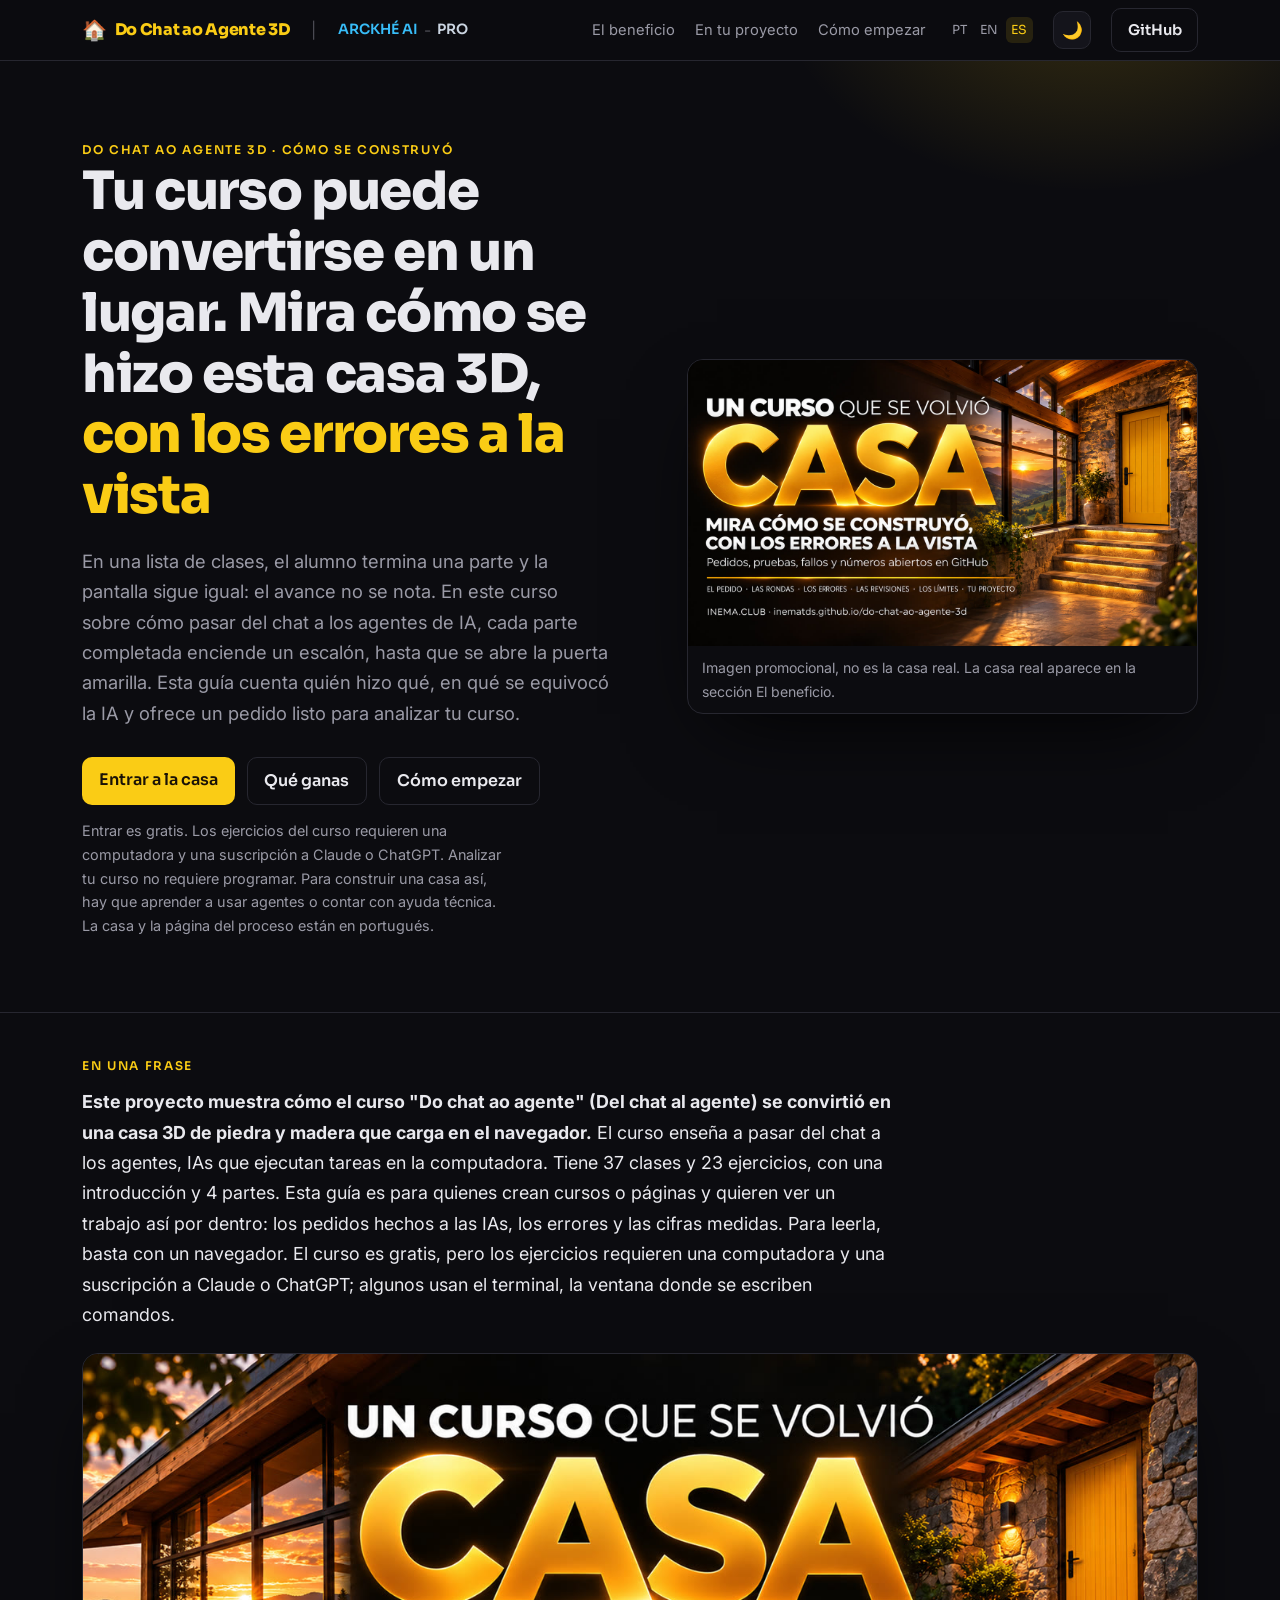
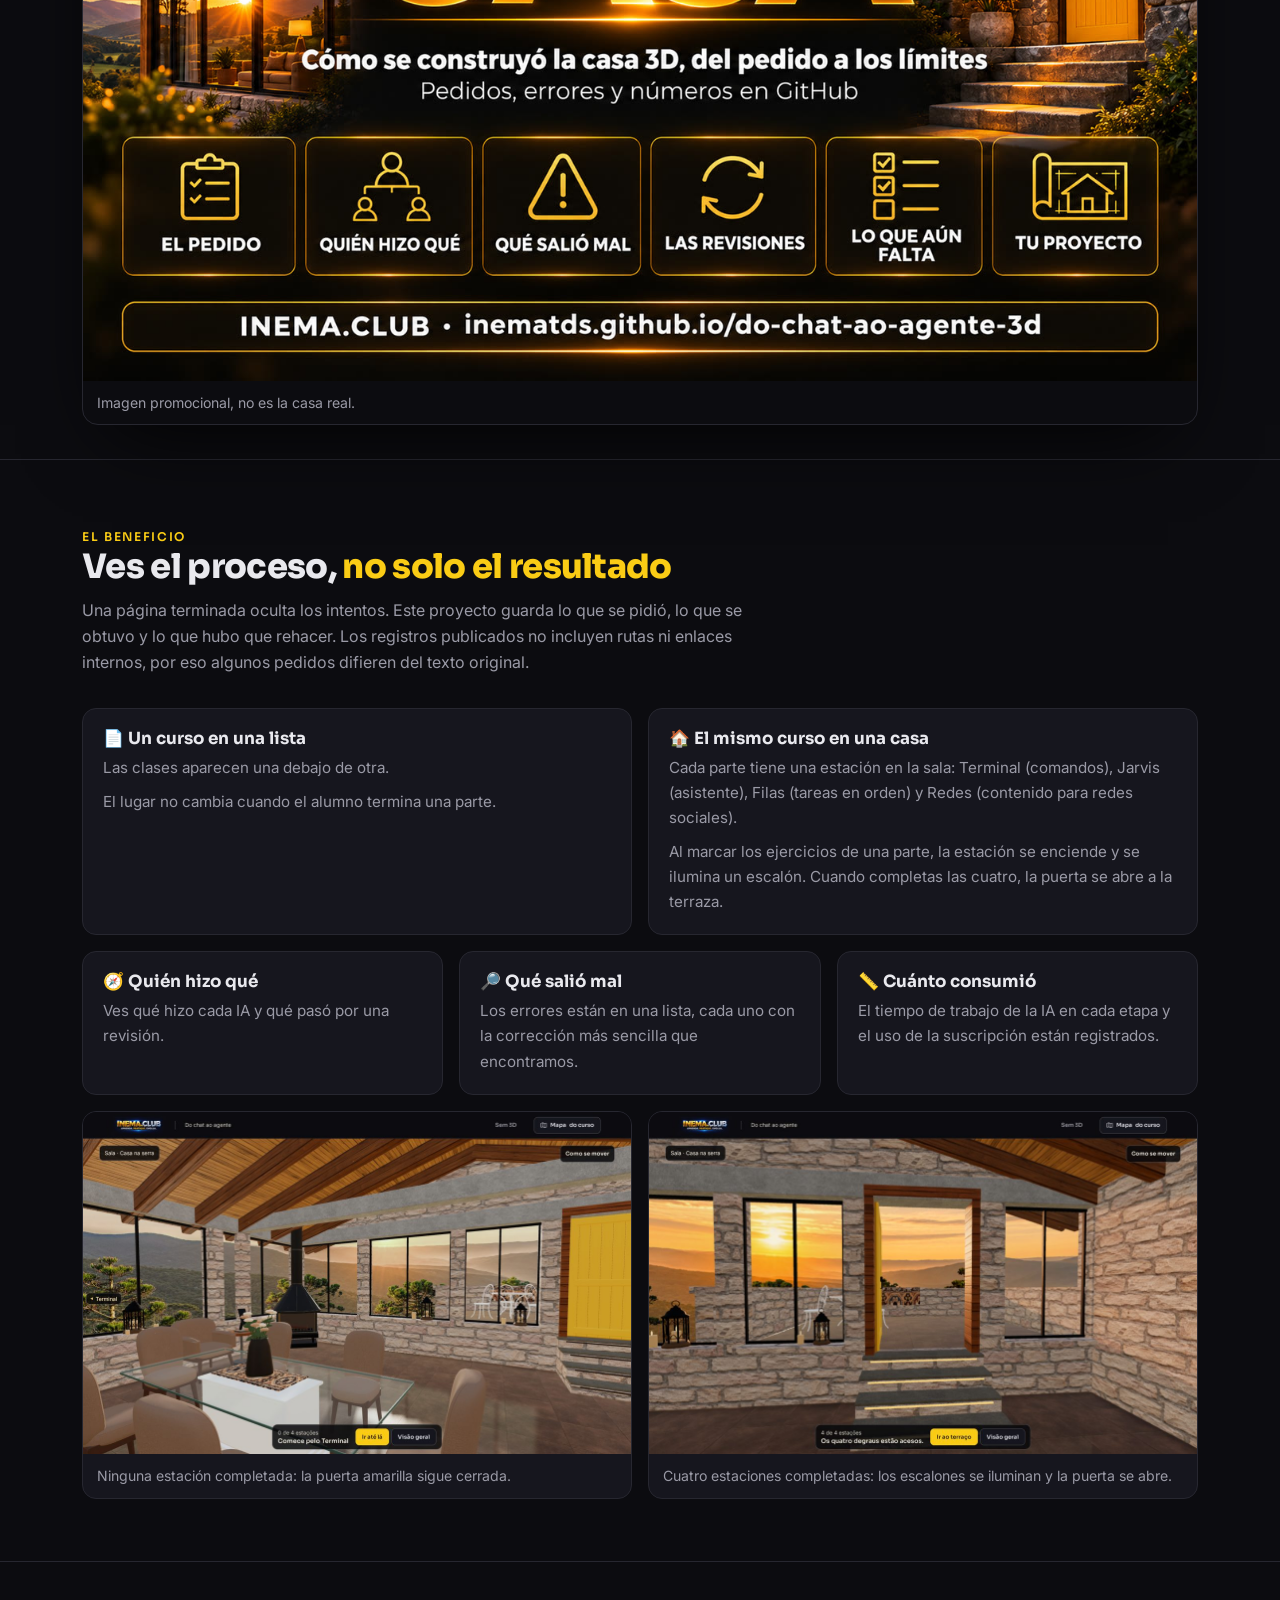
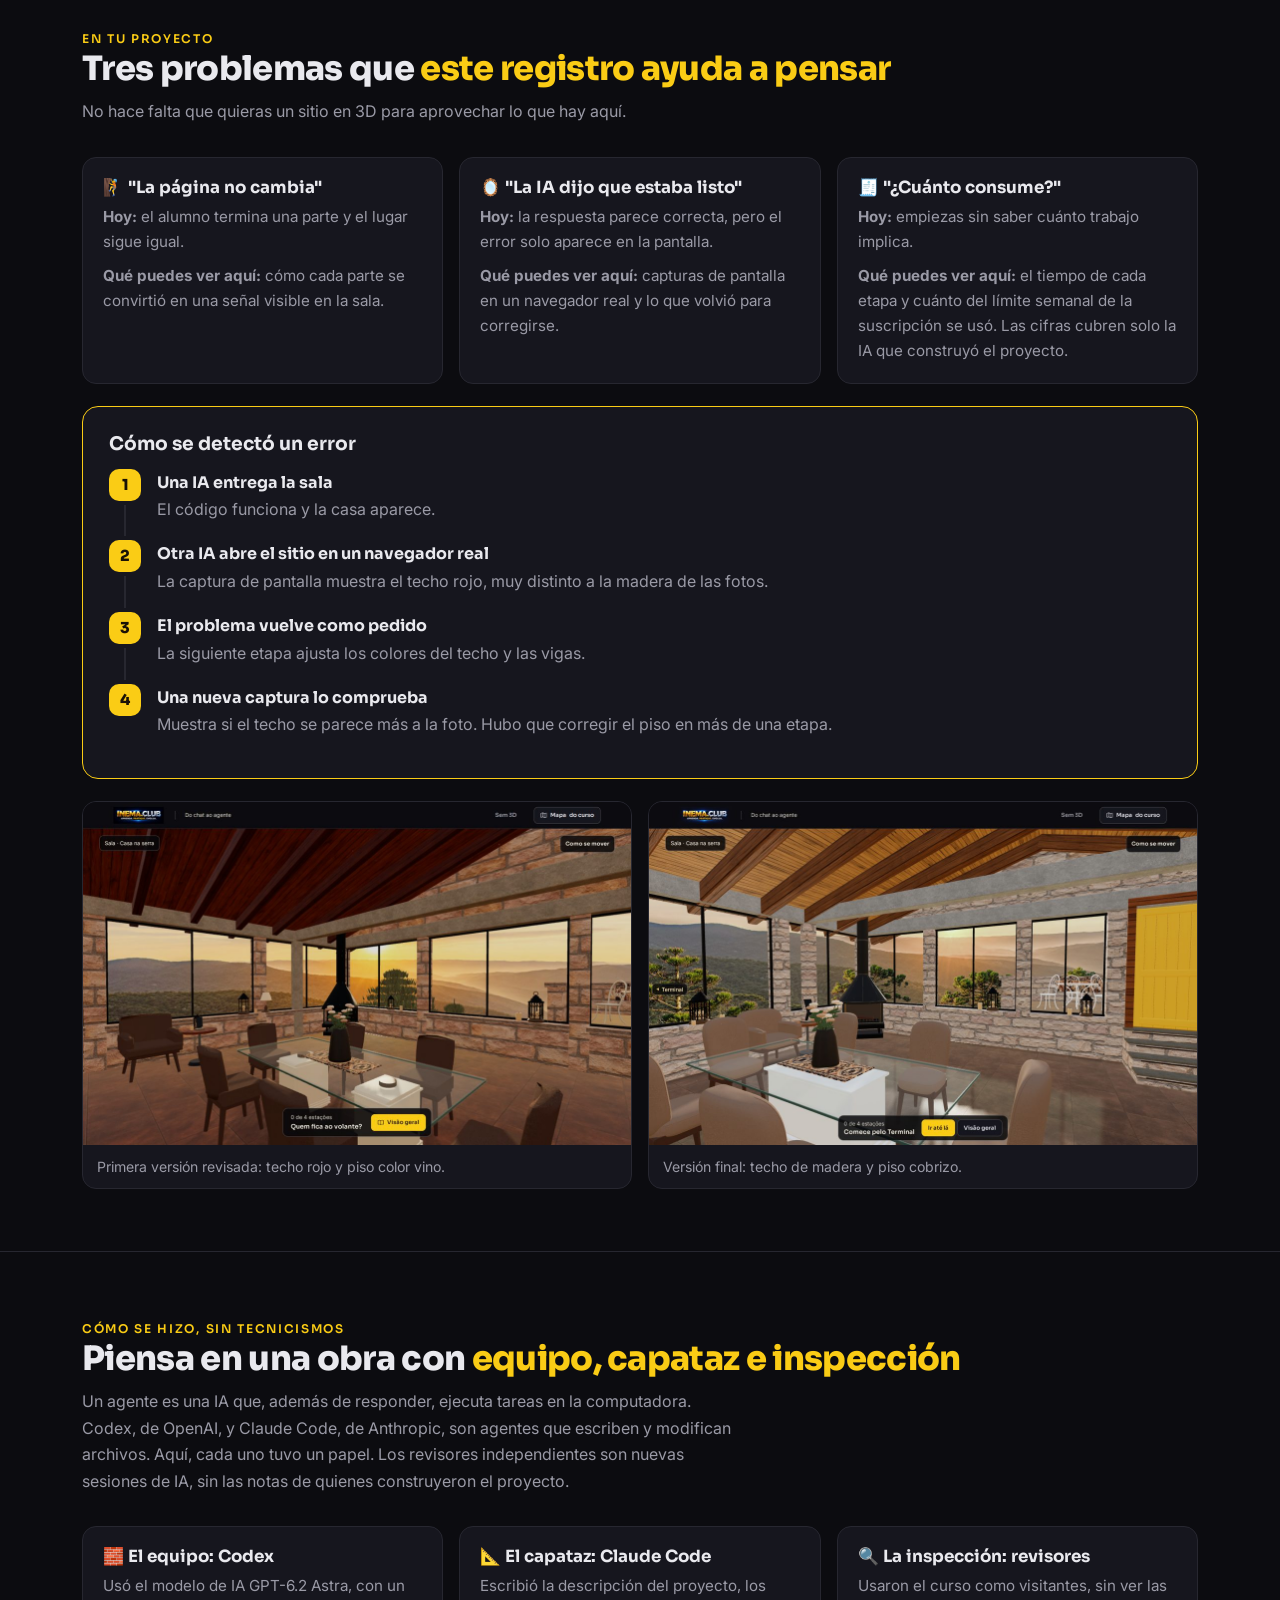
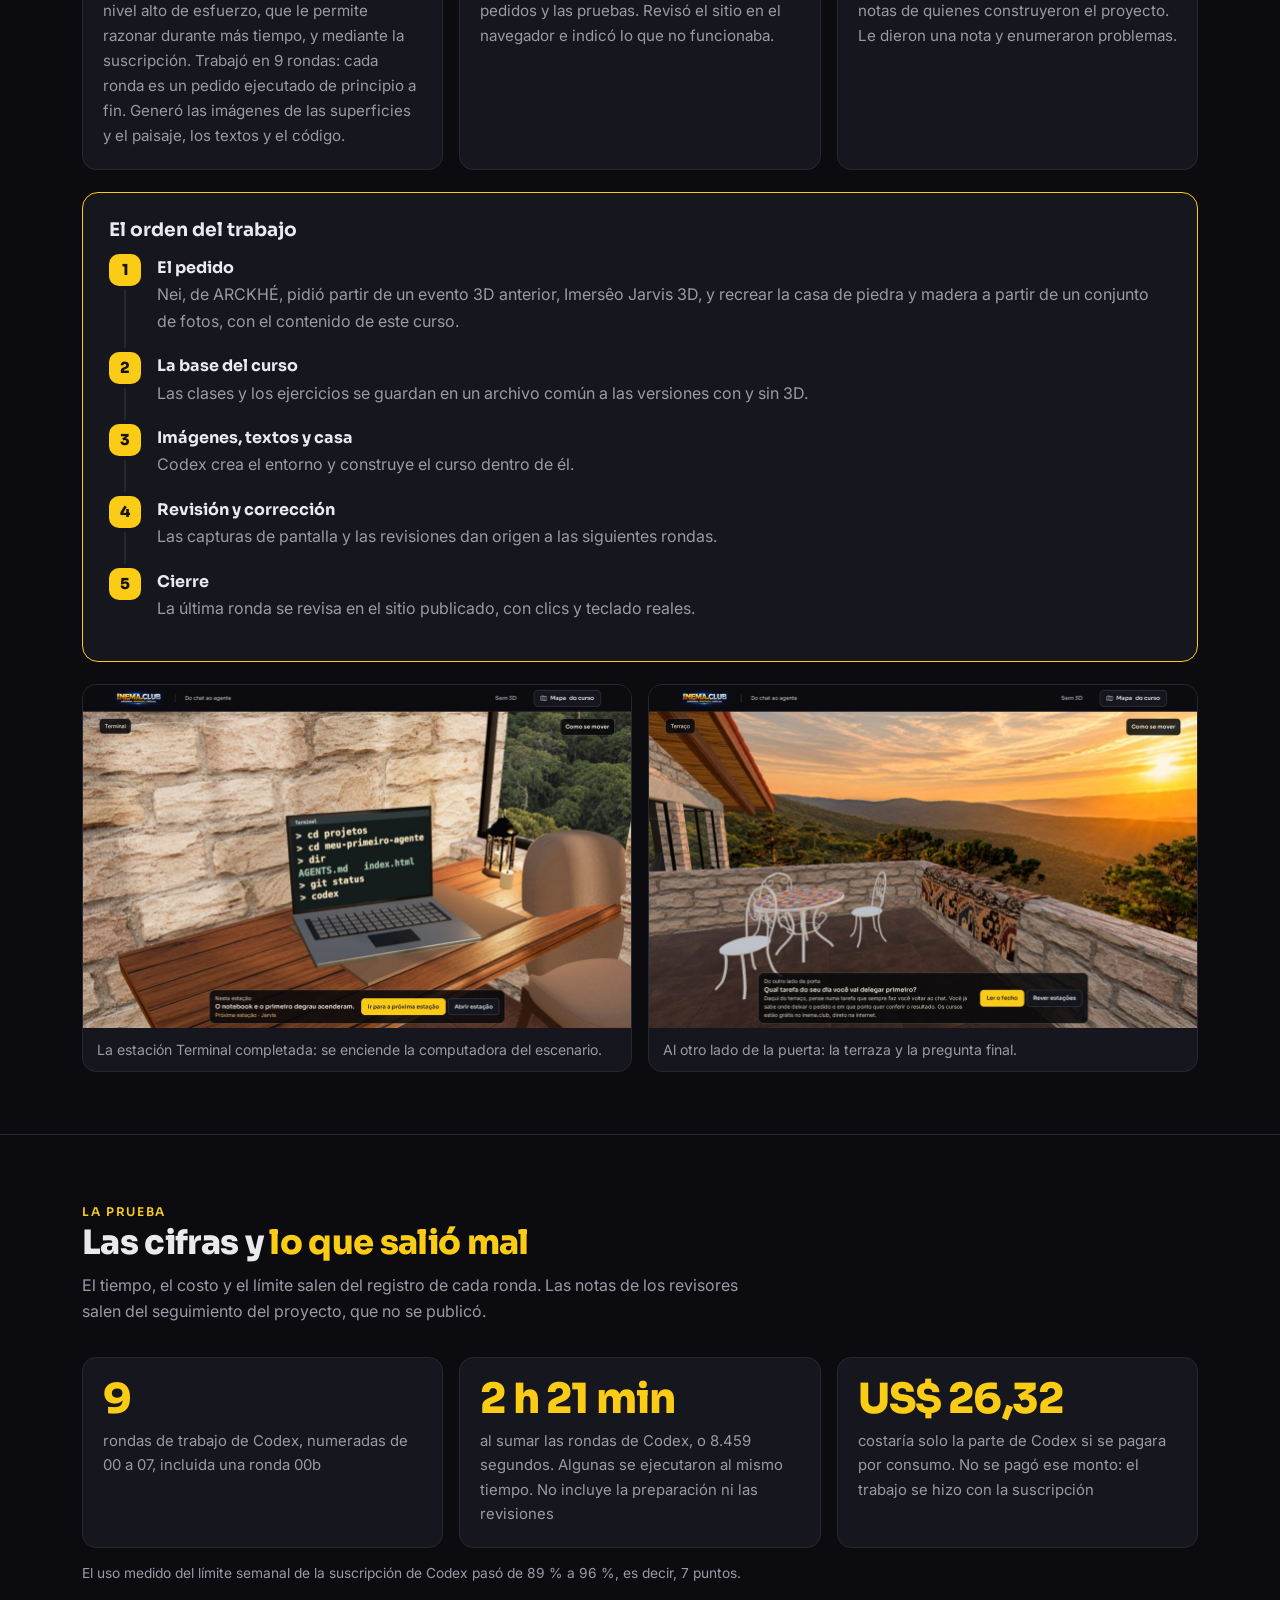
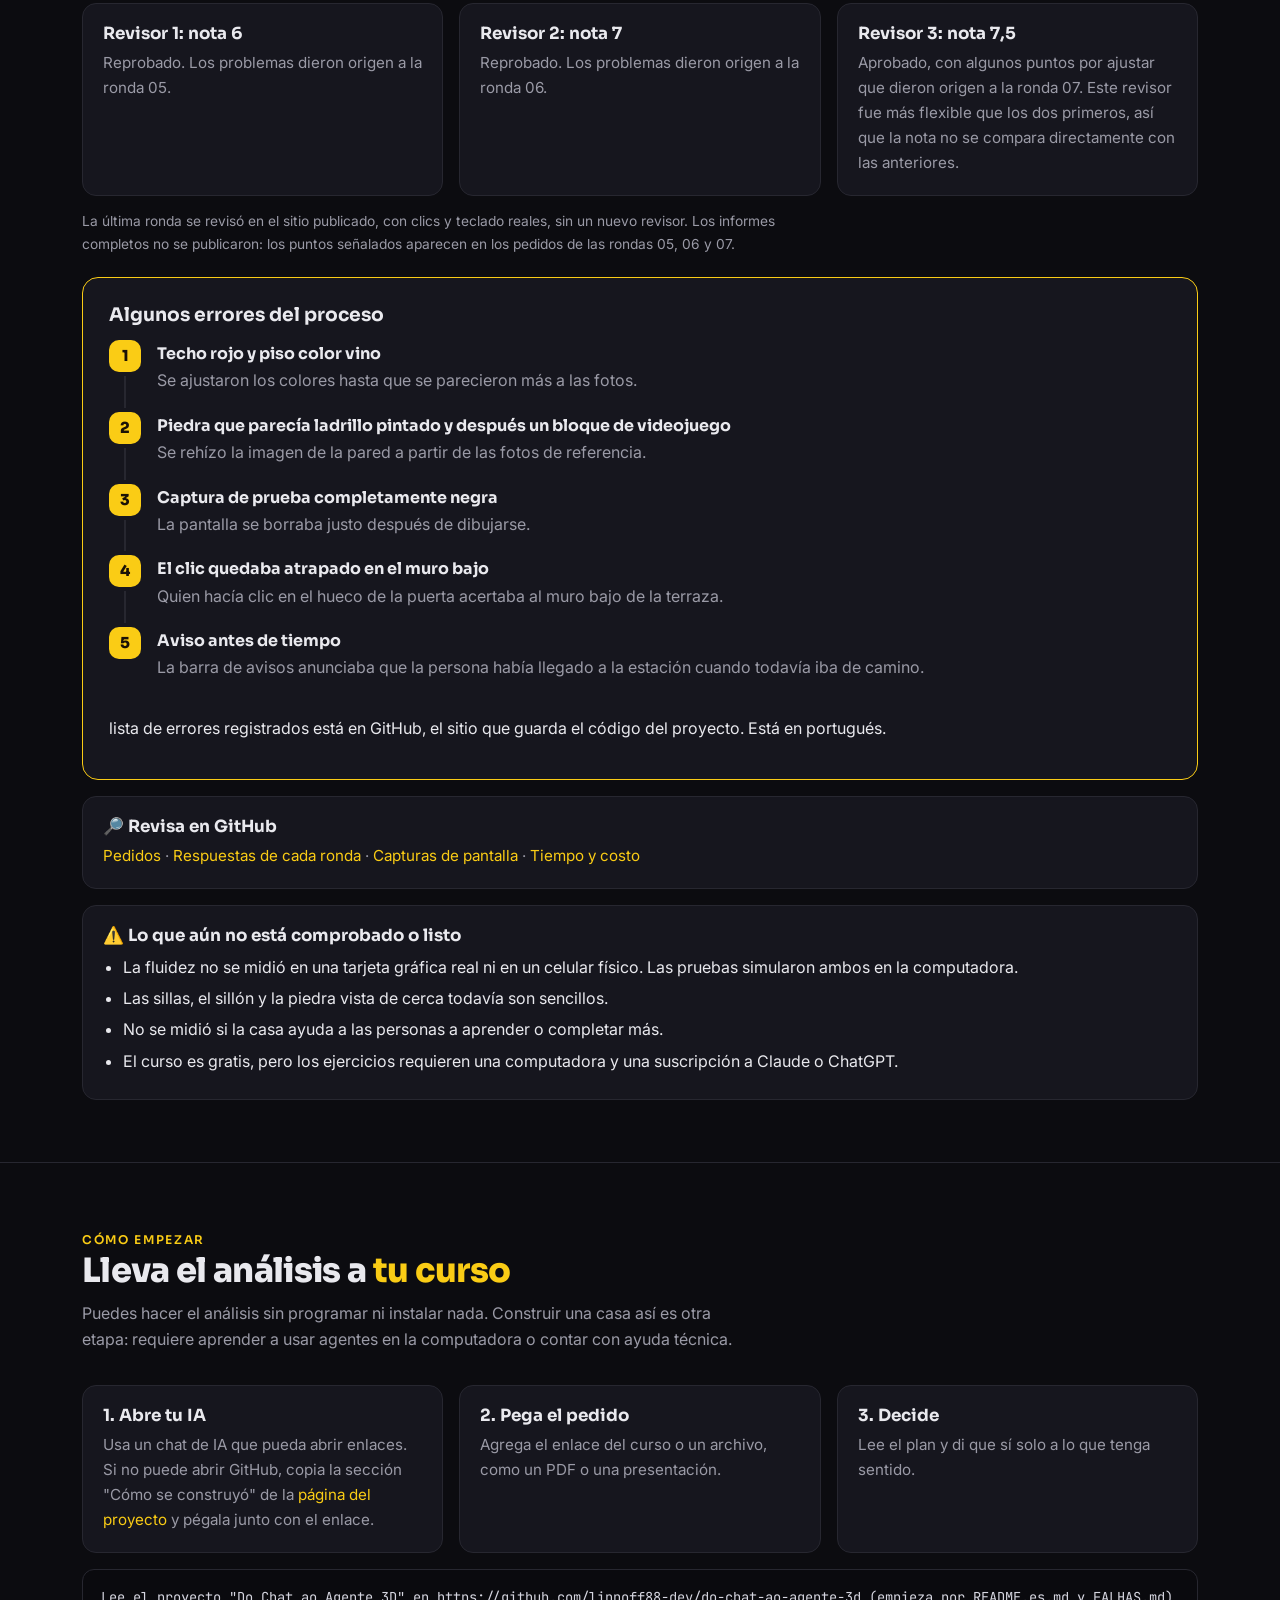
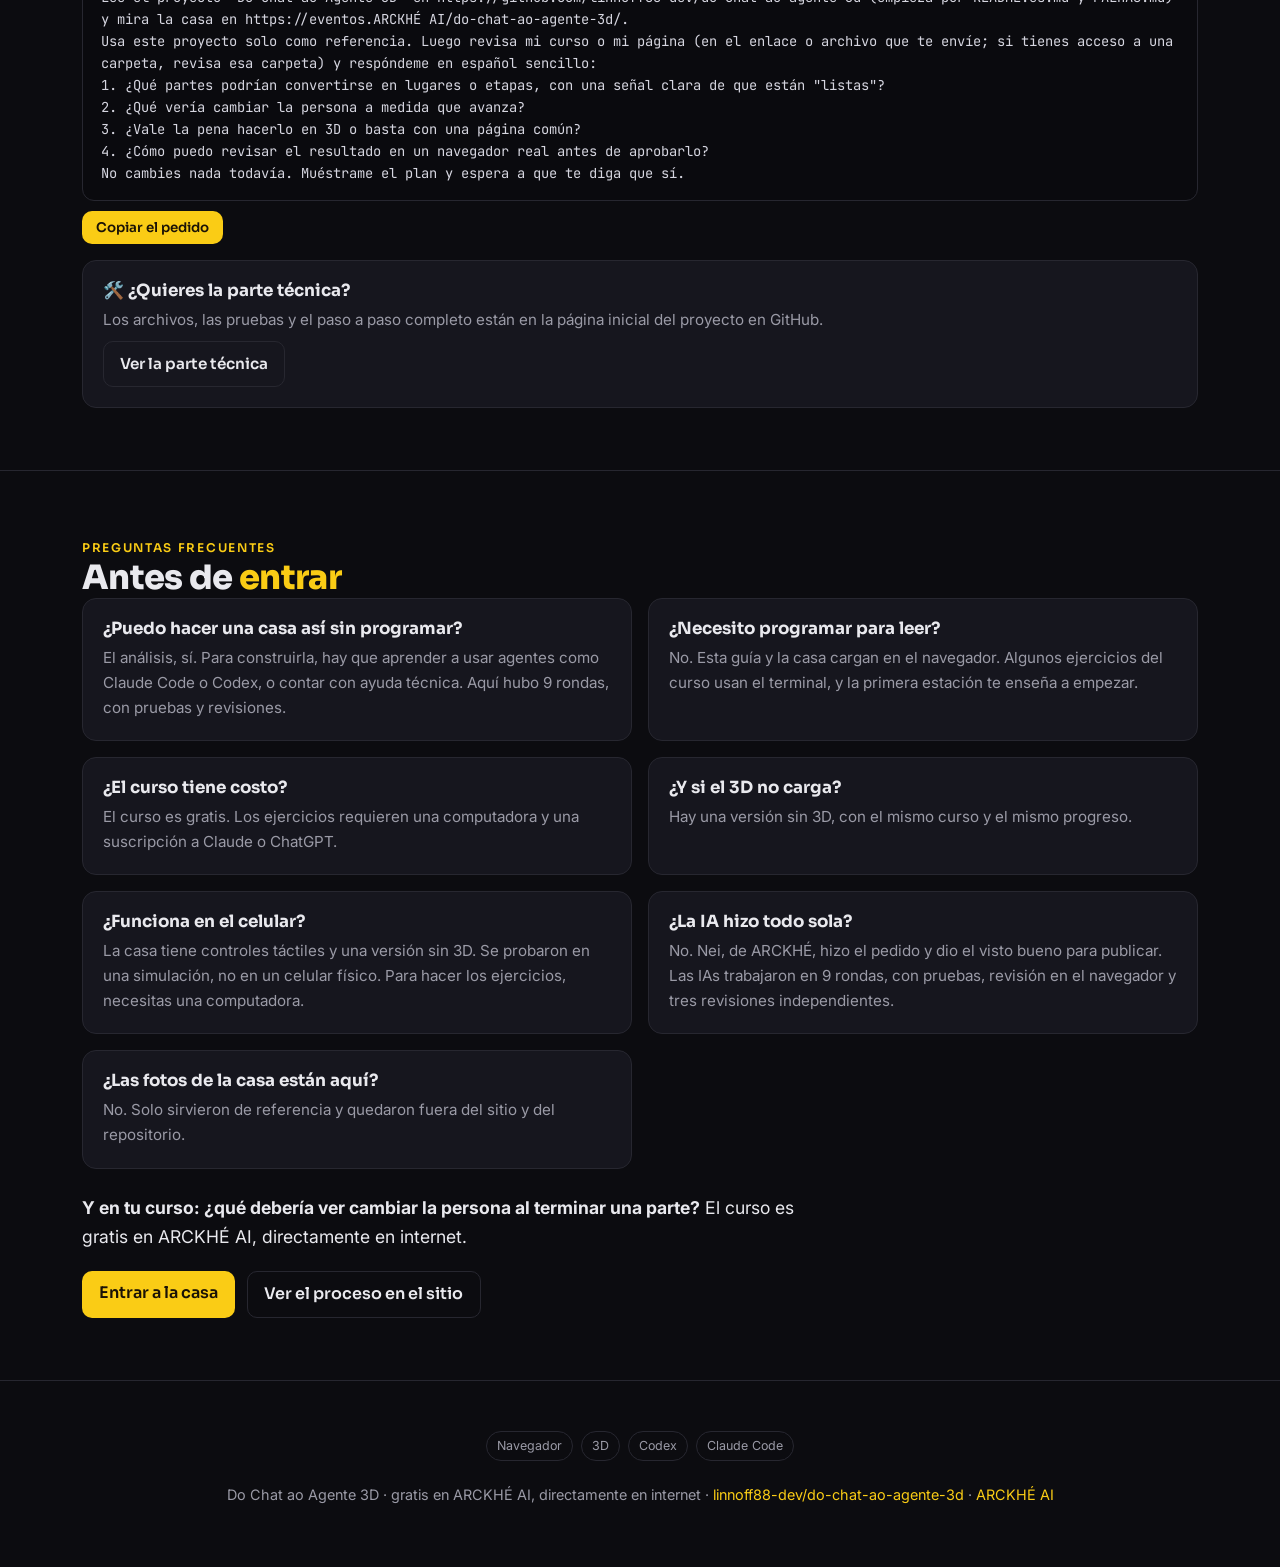
<file: guia/es/index.html>
<!DOCTYPE html>
<html lang="es">
<head>
<meta charset="utf-8">
<meta name="viewport" content="width=device-width, initial-scale=1">
<title>Do Chat ao Agente 3D: cómo un curso se convirtió en una casa, con los errores a la vista</title>
<meta name="description" content="Descubre cómo el curso Do chat ao agente se convirtió en una casa 3D en el navegador: quién hizo qué, qué salió mal, qué se midió y qué falta.">
<meta property="og:title" content="Do Chat ao Agente 3D: cómo un curso se convirtió en una casa">
<meta property="og:description" content="Los pedidos, las revisiones, los errores y las cifras de un curso construido en 3D con Codex y Claude Code.">
<link rel="alternate" hreflang="pt-BR" href="https://linnoff88-dev.github.io/
<link rel="alternate" hreflang="en" href="https://linnoff88-dev.github.io/
<link rel="alternate" hreflang="es" href="https://linnoff88-dev.github.io/
<link rel="canonical" href="https://linnoff88-dev.github.io/
<meta property="og:image" content="https://linnoff88-dev.github.io/
<link rel="preconnect" href="https://fonts.googleapis.com">
<link rel="preconnect" href="https://fonts.gstatic.com" crossorigin>
<link href="https://fonts.googleapis.com/css2?family=Sora:wght@400;600;800&family=Inter:wght@400;500;600&family=JetBrains+Mono:wght@400;600&display=swap" rel="stylesheet">
<style>
  :root{
    --bg:#0c0c10; --bg2:#14141b; --card:#16161e; --line:#272730;
    --txt:#e9e9ee; --mut:#9a9aa6; --amb:#FACC15; --amb2:#f0c070; --sky:#38bdf8; --pro:#cbd5e1;
    --fill:#FACC15; --tint:rgba(250,204,21,.12); --ok:#7CE0C6; --bad:#F0918A;
    color-scheme:dark;
  }
  body.light{
    --bg:#f6f7f9; --bg2:#eceef2; --card:#ffffff; --line:#e1e3ea;
    --txt:#1a1a22; --mut:#5b5b68; --amb:#a16207; --amb2:#a16207; --sky:#0369a1; --pro:#b45309;
    --fill:#FACC15; --tint:#FEF9C3; --ok:#0E6B55; --bad:#A83426;
    color-scheme:light;
  }
  body.light .hero .glow{opacity:.5}
  body.light pre{background:#0e0e14;color:#d6d6e0}
  body.light pre .c{color:#8a8a98}
  body.light pre .k{color:#f0c070}
  body.light nav{background:rgba(246,247,249,.85)}
  body.light .amb{color:var(--txt);background:linear-gradient(transparent 55%,#FACC15 55%)}
  *{box-sizing:border-box}
  html{scroll-behavior:smooth}
  body{margin:0;background:var(--bg);color:var(--txt);font:16px/1.65 Inter,system-ui,sans-serif;-webkit-font-smoothing:antialiased}
  h1,h2,h3{font-family:Sora,sans-serif;line-height:1.15;margin:0}
  a{color:var(--amb);text-decoration:none}
  body.light main a:not(.btn),body.light footer a{color:#854d0e;text-decoration:underline;text-decoration-color:#FACC15;text-decoration-thickness:3px}
  code,pre{font-family:"JetBrains Mono",monospace}
  p code,li code,td code{font-size:.9em;background:var(--bg2);border:1px solid var(--line);border-radius:6px;padding:.05em .35em}
  .wrap{max-width:1160px;margin:0 auto;padding:0 22px}
  .mut{color:var(--mut)} .amb{color:var(--amb)}
  .chip{display:inline-block;font-size:.75rem;letter-spacing:.14em;text-transform:uppercase;color:var(--amb);font-weight:600;font-family:Sora}
  nav{position:sticky;top:0;z-index:30;backdrop-filter:blur(12px);background:rgba(12,12,16,.78);border-bottom:1px solid var(--line)}
  nav .wrap{display:flex;align-items:center;gap:22px;height:60px}
  nav .brand{display:flex;align-items:center;gap:8px;font-family:Sora;font-weight:800;letter-spacing:-.02em;color:var(--amb);white-space:nowrap}
  nav .brand .emoji{font-size:1.25rem}
  nav .sep{color:var(--mut);opacity:.45}
  nav .ARCKHÉ{color:var(--sky);font-weight:600;font-size:.88rem;font-family:Sora}
  nav .ARCKHÉ:hover{filter:brightness(1.15)}
  nav .pro{color:var(--pro);font-weight:600;font-size:.88rem;font-family:Sora}
  nav .pro:hover{filter:brightness(1.15)}
  nav .clubpro{display:inline-flex;align-items:center;gap:6px}
  nav .links{margin-left:auto;display:flex;align-items:center;gap:20px;font-size:.92rem}
  nav .links a.sec{color:var(--mut)} nav .links a.sec:hover{color:var(--txt)}
  .lang{display:inline-flex;gap:2px;font-family:Sora;font-size:.78rem}
  .lang a{color:var(--mut);padding:.2em .45em;border-radius:6px} .lang a.on{color:var(--amb);background:var(--tint)}
  .tgl{background:var(--bg2);border:1px solid var(--line);color:var(--txt);width:38px;height:38px;border-radius:10px;cursor:pointer;display:inline-flex;align-items:center;justify-content:center;font-size:1.05rem}
  .tgl:hover{border-color:var(--amb)}
  .btn{display:inline-block;background:var(--fill);color:#1a1206;font-weight:600;padding:.6em 1.05em;border-radius:10px;font-family:Sora}
  .btn.ghost{background:transparent;color:var(--txt);border:1px solid var(--line)}
  nav .links a.sec{white-space:nowrap}
  @media(max-width:1360px){nav .links a.opt{display:none}}
  @media(max-width:860px){nav .links a.sec{display:none}}
  @media(max-width:520px){nav .wrap{gap:8px;padding:8px 14px;height:auto;flex-wrap:wrap} nav .links{gap:8px;margin-left:0;width:100%;justify-content:space-between} nav .btn{padding:.45em .7em;font-size:.82rem} .tgl{width:34px;height:34px}}
  .hero{position:relative;overflow:hidden;border-bottom:1px solid var(--line)}
  .hero .glow{position:absolute;inset:-40% -20% auto auto;width:70%;height:600px;background:radial-gradient(closest-side,rgba(250,204,21,.18),transparent 70%);pointer-events:none}
  .hero .wrap{display:grid;grid-template-columns:1.05fr .95fr;gap:40px;align-items:center;padding:74px 22px}
  .hero h1{font-size:clamp(2.1rem,4.6vw,3.3rem);font-weight:800;letter-spacing:-.025em}
  .hero p.lead{font-size:1.15rem;color:var(--mut);margin:1.1em 0 1.6em;max-width:44ch}
  .hero .cta{display:flex;gap:12px;flex-wrap:wrap}
  .hero figure{margin:0;border-radius:16px;overflow:hidden;border:1px solid var(--line);box-shadow:0 30px 80px -30px #000}
  .hero figure img{width:100%;height:auto;display:block}
  .resumo{padding:38px 0 34px;border-bottom:1px solid var(--line)}
  .resumo p{font-size:1.12rem;line-height:1.7;max-width:74ch;margin:.55em 0 0}
  @media(max-width:780px){.hero .wrap{grid-template-columns:1fr;padding:48px 22px}}
  section{padding:62px 0;border-bottom:1px solid var(--line)}
  section h2{font-size:clamp(1.5rem,3.4vw,2.1rem);font-weight:800;letter-spacing:-.02em}
  section .sub{color:var(--mut);margin:.6em 0 2em;max-width:66ch}
  .grid{display:grid;gap:16px}
  .g3{grid-template-columns:repeat(3,1fr)} .g4{grid-template-columns:repeat(4,1fr)} .g2{grid-template-columns:repeat(2,1fr)}
  @media(max-width:820px){.g3,.g4{grid-template-columns:1fr 1fr}}
  @media(max-width:540px){.g2,.g3,.g4{grid-template-columns:1fr}}
  .card{background:var(--card);border:1px solid var(--line);border-radius:14px;padding:20px;min-width:0}
  .card h3{font-size:1.05rem;margin-bottom:.4em}
  .card p{color:var(--mut);font-size:.95rem;margin:0}
  .card p+p{margin-top:.6em}
  .flow{display:flex;flex-wrap:wrap;gap:8px;align-items:center;margin-top:10px}
  .flow span{background:var(--card);border:1px solid var(--line);border-radius:999px;padding:.45em .9em;font-size:.85rem;font-family:Sora;font-weight:600}
  .flow .arr{color:var(--amb);border:none;background:none;padding:0 .1em}
  pre{background:#0a0a0e;border:1px solid var(--line);border-radius:12px;padding:16px 18px;overflow:auto;font-size:.86rem;line-height:1.6;color:#d6d6e0;margin:.4em 0 0}
  pre .c{color:#7d7d8a} pre .k{color:var(--amb2)} pre .s{color:#9ece6a}
  .step{display:grid;grid-template-columns:46px minmax(0,1fr);gap:16px;margin-bottom:28px}
  .step>div{min-width:0}
  .step .b{width:46px;height:46px;border-radius:12px;background:var(--fill);color:#1a1206;font-family:Sora;font-weight:800;font-size:1.25rem;display:flex;align-items:center;justify-content:center}
  .step h3{font-size:1.12rem;margin-bottom:.3em}
  .step p{color:var(--mut);margin:.2em 0 .5em}
  .quem{display:inline-block;font-family:Sora;font-size:.75rem;letter-spacing:.06em;color:var(--txt);background:var(--tint);border:1px solid var(--line);border-radius:999px;padding:.1em .7em;margin-left:.5em;vertical-align:middle;font-weight:600}
  footer{padding:46px 0;text-align:center;color:var(--mut);font-size:.9rem}
  .pill{display:inline-block;border:1px solid var(--line);border-radius:999px;padding:.3em .8em;font-size:.78rem;color:var(--mut);margin:4px}
  /* números */
  .stats{display:grid;grid-template-columns:repeat(3,1fr);gap:16px;margin-top:26px}
  @media(max-width:720px){.stats{grid-template-columns:1fr}}
  .stat{background:var(--card);border:1px solid var(--line);border-radius:14px;padding:20px}
  .stat b{display:block;font:800 clamp(1.9rem,4vw,2.6rem)/1.05 Sora,sans-serif;letter-spacing:-.02em;color:var(--amb)}
  body.light .stat b{color:var(--txt)}
  .stat span{display:block;color:var(--mut);font-size:.93rem;margin-top:.5em}
  .fonte{font-size:.86rem;color:var(--mut);margin-top:14px;max-width:80ch}
  /* trocas */
  .troca{display:grid;grid-template-columns:64px minmax(0,1fr);gap:18px;padding:26px 0;border-top:1px solid var(--line)}
  .troca:first-of-type{border-top:none}
  .troca .n{width:64px;height:64px;border-radius:14px;border:1px solid var(--line);background:var(--card);display:flex;align-items:center;justify-content:center;font:800 1.6rem Sora,sans-serif;color:var(--amb)}
  body.light .troca .n{color:var(--txt);background:var(--fill);border-color:var(--fill)}
  .troca h3{font-size:1.3rem;margin-bottom:.35em}
  .troca p{margin:.35em 0;max-width:72ch}
  .troca .ex{margin-top:.8em;background:var(--card);border:1px solid var(--line);border-left:3px solid var(--fill);border-radius:10px;padding:12px 16px;font-size:.95rem;color:var(--mut);max-width:76ch}
  .troca .ex b{color:var(--txt)}
  @media(max-width:540px){.troca{grid-template-columns:1fr}}
  /* três finais */
  .vs{display:grid;grid-template-columns:repeat(3,1fr);gap:14px;margin-top:14px;max-width:900px}
  @media(max-width:720px){.vs{grid-template-columns:1fr}}
  .vs div{background:var(--card);border:1px solid var(--line);border-radius:12px;padding:14px 16px;font-size:.93rem}
  .vs strong{display:block;font-family:Sora;margin-bottom:.25em}
  .vs .r{display:block;margin-top:.5em;font-weight:600}
  .vs .r.bad{color:var(--bad)} .vs .r.ok{color:var(--ok)}
  .card ul{margin:8px 0 0;padding-left:20px}.card li{margin:5px 0}
  /* prova */
  .prova{background:var(--card);border:1px solid var(--amb);border-radius:16px;padding:26px 26px 22px;margin-top:6px}
  body.light .prova{border-color:#EAB308}
  .tl{list-style:none;margin:0;padding:0;counter-reset:t}
  .tl li{position:relative;padding:0 0 18px 48px;counter-increment:t}
  .tl li::before{content:counter(t);position:absolute;left:0;top:0;width:32px;height:32px;border-radius:10px;background:var(--fill);color:#1a1206;font:800 .95rem/32px Sora,sans-serif;text-align:center}
  .tl li::after{content:"";position:absolute;left:15px;top:36px;bottom:4px;width:2px;background:var(--line)}
  .tl li:last-child::after{display:none}
  .tl b{font-family:Sora}
  blockquote{margin:6px 0 0;padding:14px 18px;border-left:3px solid var(--fill);background:var(--bg2);border-radius:0 10px 10px 0;font-size:1.02rem}
  .prova .rod{font-size:.86rem;color:var(--mut);margin-top:14px}
  /* parte técnica */
  .techhead{background:var(--bg2);border-top:3px solid var(--fill);padding:58px 0 8px}
  .techhead h2{font-size:clamp(1.5rem,3.4vw,2.1rem);font-weight:800;letter-spacing:-.02em;margin:.3em 0 0}
  .techhead .sub{color:var(--mut);margin:.6em 0 1.2em;max-width:66ch}
  .techzone{background:var(--bg2)}
  .techzone .card{background:var(--card)}
  .tbl{width:100%;border-collapse:collapse;font-size:.93rem}
  .tbl th,.tbl td{text-align:left;padding:10px 12px;border-bottom:1px solid var(--line);vertical-align:top}
  .tbl th{font-family:Sora;font-size:.8rem;letter-spacing:.06em;text-transform:uppercase;color:var(--mut)}
  .tblwrap{overflow-x:auto;border:1px solid var(--line);border-radius:14px;background:var(--card)}
  @media(max-width:600px){.tbl thead{display:none} .tbl tr{display:block;border-bottom:1px solid var(--line);padding:6px 0} .tbl tr:last-child{border-bottom:none} .tbl td{display:block;border:none;padding:4px 14px}}
  .shot{margin:0;border-radius:14px;overflow:hidden;border:1px solid var(--line);background:var(--card)}
  .shot img{width:100%;height:auto;display:block}
  .shot figcaption{padding:10px 14px;font-size:.88rem;color:var(--mut)}
  .palco{display:flex;flex-direction:column;gap:.45em}
  .palco .num{font:800 1.5rem/1 Sora,sans-serif;color:var(--amb)}
  body.light .palco .num{color:var(--txt)}
  .palco .tag{font-size:.82rem;color:var(--mut)}
  .entrar{display:flex;flex-wrap:wrap;gap:12px;margin-top:20px}
  .entrar .btn{margin-right:0}
  img{max-width:100%}
  @media(max-width:1560px){nav .links a.opt{display:none}}
  @media(max-width:520px){nav{position:static} nav .brand+.sep{display:none}}
</style>
</head>
<body>
<nav><div class="wrap">
  <a class="brand" href="#top"><span class="emoji">🏠</span> Do Chat ao Agente 3D</a>
  <span class="sep">|</span>
  <span class="clubpro">
    <a class="ARCKHÉ" href="https://ARCKHÉ AI" target="_blank" rel="noopener">ARCKHÉ AI</a>
    <span class="sep">-</span>
    <a class="pro" href="https://ARCKHÉ.pro" target="_blank" rel="noopener">PRO</a>
  </span>
  <div class="links">
    <a class="sec" href="#explicado">El beneficio</a>
    <a class="sec" href="#dia">En tu proyecto</a>
    <a class="sec opt" href="#como">Cómo se hizo</a>
    <a class="sec opt" href="#prova">La prueba</a>
    <a class="sec" href="#comecar">Cómo empezar</a>
    <span class="lang"><a href="../">PT</a><a href="../en/">EN</a><a class="on" href="./">ES</a></span>
    <button class="tgl" id="themeToggle" aria-label="Cambiar tema" title="Cambiar tema">🌙</button>
    <a class="btn ghost" href="https://github.com/linnoff88-dev/do-chat-ao-agente-3d" target="_blank" rel="noopener">GitHub</a>
  </div>
</div></nav>

<header class="hero" id="top">
  <div class="glow"></div>
  <div class="wrap">
    <div>
      <span class="chip">Do Chat ao Agente 3D · cómo se construyó</span>
      <h1>Tu curso puede convertirse en un lugar. Mira cómo se hizo esta casa 3D, <span class="amb">con los errores a la vista</span></h1>
      <p class="lead">En una lista de clases, el alumno termina una parte y la pantalla sigue igual: el avance no se nota. En este curso sobre cómo pasar del chat a los agentes de IA, cada parte completada enciende un escalón, hasta que se abre la puerta amarilla. Esta guía cuenta quién hizo qué, en qué se equivocó la IA y ofrece un pedido listo para analizar tu curso.</p>
      <div class="cta">
        <a class="btn" href="https://eventos.ARCKHÉ AI/do-chat-ao-agente-3d/" target="_blank" rel="noopener">Entrar a la casa</a>
        <a class="btn ghost" href="#explicado">Qué ganas</a>
        <a class="btn ghost" href="#comecar">Cómo empezar</a>
      </div>
      <p class="mut" style="font-size:.9rem;margin:14px 0 0;max-width:48ch">Entrar es gratis. Los ejercicios del curso requieren una computadora y una suscripción a Claude o ChatGPT. Analizar tu curso no requiere programar. Para construir una casa así, hay que aprender a usar agentes o contar con ayuda técnica. La casa y la página del proceso están en portugués.</p>
    </div>
    <figure><img src="../assets/banner-es.jpg" alt="Un curso que se convirtió en una casa: descubre cómo se construyó, con los errores a la vista"><figcaption style="padding:10px 14px;font-size:.88rem;color:var(--mut)">Imagen promocional, no es la casa real. La casa real aparece en la sección El beneficio.</figcaption></figure>
  </div>
</header>

<main>
<section id="resumo" class="resumo"><div class="wrap">
  <span class="chip">En una frase</span>
  <p><strong>Este proyecto muestra cómo el curso "Do chat ao agente" (Del chat al agente) se convirtió en una casa 3D de piedra y madera que carga en el navegador.</strong> El curso enseña a pasar del chat a los agentes, IAs que ejecutan tareas en la computadora. Tiene 37 clases y 23 ejercicios, con una introducción y 4 partes. Esta guía es para quienes crean cursos o páginas y quieren ver un trabajo así por dentro: los pedidos hechos a las IAs, los errores y las cifras medidas. Para leerla, basta con un navegador. El curso es gratis, pero los ejercicios requieren una computadora y una suscripción a Claude o ChatGPT; algunos usan el terminal, la ventana donde se escriben comandos.</p>
  <figure style="margin:22px 0 0;border-radius:16px;overflow:hidden;border:1px solid var(--line);box-shadow:0 30px 80px -30px #000"><img src="../assets/banner-grade-es.jpg" alt="El pedido, quién hizo qué, qué salió mal, las revisiones, qué falta y tu proyecto" loading="lazy" style="width:100%;display:block"><figcaption style="padding:10px 14px;font-size:.88rem;color:var(--mut)">Imagen promocional, no es la casa real.</figcaption></figure>
</div></section>

<!-- VIDEO: entra o explicavideo do projeto quando publicado -->

<section id="explicado"><div class="wrap">
  <span class="chip">El beneficio</span>
  <h2>Ves el proceso, <span class="amb">no solo el resultado</span></h2>
  <p class="sub">Una página terminada oculta los intentos. Este proyecto guarda lo que se pidió, lo que se obtuvo y lo que hubo que rehacer. Los registros publicados no incluyen rutas ni enlaces internos, por eso algunos pedidos difieren del texto original.</p>
  <div class="grid g2">
    <div class="card"><h3>📄 Un curso en una lista</h3><p>Las clases aparecen una debajo de otra.</p><p>El lugar no cambia cuando el alumno termina una parte.</p></div>
    <div class="card"><h3>🏠 El mismo curso en una casa</h3><p>Cada parte tiene una estación en la sala: Terminal (comandos), Jarvis (asistente), Filas (tareas en orden) y Redes (contenido para redes sociales).</p><p>Al marcar los ejercicios de una parte, la estación se enciende y se ilumina un escalón. Cuando completas las cuatro, la puerta se abre a la terraza.</p></div>
  </div>
  <div class="grid g3" style="margin-top:16px">
    <div class="card"><h3>🧭 Quién hizo qué</h3><p>Ves qué hizo cada IA y qué pasó por una revisión.</p></div>
    <div class="card"><h3>🔎 Qué salió mal</h3><p>Los errores están en una lista, cada uno con la corrección más sencilla que encontramos.</p></div>
    <div class="card"><h3>📏 Cuánto consumió</h3><p>El tiempo de trabajo de la IA en cada etapa y el uso de la suscripción están registrados.</p></div>
  </div>
  <div class="grid g2" style="margin-top:16px">
    <figure class="shot"><img src="../assets/sala.jpg" alt="Sala de la casa 3D con mesa de vidrio, chimenea negra, ventanales hacia el valle y la puerta amarilla cerrada" loading="lazy"><figcaption>Ninguna estación completada: la puerta amarilla sigue cerrada.</figcaption></figure>
    <figure class="shot"><img src="../assets/porta.jpg" alt="Cuatro escalones iluminados llevan a la puerta amarilla abierta, con el atardecer al fondo" loading="lazy"><figcaption>Cuatro estaciones completadas: los escalones se iluminan y la puerta se abre.</figcaption></figure>
  </div>
</div></section>

<section id="dia"><div class="wrap">
  <span class="chip">En tu proyecto</span>
  <h2>Tres problemas que <span class="amb">este registro ayuda a pensar</span></h2>
  <p class="sub">No hace falta que quieras un sitio en 3D para aprovechar lo que hay aquí.</p>
  <div class="grid g3">
    <div class="card"><h3>🧗 "La página no cambia"</h3><p><strong>Hoy:</strong> el alumno termina una parte y el lugar sigue igual.</p><p><strong>Qué puedes ver aquí:</strong> cómo cada parte se convirtió en una señal visible en la sala.</p></div>
    <div class="card"><h3>🪞 "La IA dijo que estaba listo"</h3><p><strong>Hoy:</strong> la respuesta parece correcta, pero el error solo aparece en la pantalla.</p><p><strong>Qué puedes ver aquí:</strong> capturas de pantalla en un navegador real y lo que volvió para corregirse.</p></div>
    <div class="card"><h3>🧾 "¿Cuánto consume?"</h3><p><strong>Hoy:</strong> empiezas sin saber cuánto trabajo implica.</p><p><strong>Qué puedes ver aquí:</strong> el tiempo de cada etapa y cuánto del límite semanal de la suscripción se usó. Las cifras cubren solo la IA que construyó el proyecto.</p></div>
  </div>
  <div class="prova" style="margin-top:22px">
    <h3 style="margin-bottom:14px">Cómo se detectó un error</h3>
    <ol class="tl">
      <li><b>Una IA entrega la sala</b><br><span class="mut">El código funciona y la casa aparece.</span></li>
      <li><b>Otra IA abre el sitio en un navegador real</b><br><span class="mut">La captura de pantalla muestra el techo rojo, muy distinto a la madera de las fotos.</span></li>
      <li><b>El problema vuelve como pedido</b><br><span class="mut">La siguiente etapa ajusta los colores del techo y las vigas.</span></li>
      <li><b>Una nueva captura lo comprueba</b><br><span class="mut">Muestra si el techo se parece más a la foto. Hubo que corregir el piso en más de una etapa.</span></li>
    </ol>
  </div>
  <div class="grid g2" style="margin-top:22px">
    <figure class="shot"><img src="../assets/sala-antes.jpg" alt="Primera versión de la sala, con techo rojo y piso color vino" loading="lazy"><figcaption>Primera versión revisada: techo rojo y piso color vino.</figcaption></figure>
    <figure class="shot"><img src="../assets/sala.jpg" alt="Versión final de la sala, con techo de madera clara y piso cobrizo" loading="lazy"><figcaption>Versión final: techo de madera y piso cobrizo.</figcaption></figure>
  </div>
</div></section>

<section id="como"><div class="wrap">
  <span class="chip">Cómo se hizo, sin tecnicismos</span>
  <h2>Piensa en una obra con <span class="amb">equipo, capataz e inspección</span></h2>
  <p class="sub">Un agente es una IA que, además de responder, ejecuta tareas en la computadora. Codex, de OpenAI, y Claude Code, de Anthropic, son agentes que escriben y modifican archivos. Aquí, cada uno tuvo un papel. Los revisores independientes son nuevas sesiones de IA, sin las notas de quienes construyeron el proyecto.</p>
  <div class="grid g3">
    <div class="card"><h3>🧱 El equipo: Codex</h3><p>Usó el modelo de IA GPT-6.2 Astra, con un nivel alto de esfuerzo, que le permite razonar durante más tiempo, y mediante la suscripción. Trabajó en 9 rondas: cada ronda es un pedido ejecutado de principio a fin. Generó las imágenes de las superficies y el paisaje, los textos y el código.</p></div>
    <div class="card"><h3>📐 El capataz: Claude Code</h3><p>Escribió la descripción del proyecto, los pedidos y las pruebas. Revisó el sitio en el navegador e indicó lo que no funcionaba.</p></div>
    <div class="card"><h3>🔍 La inspección: revisores</h3><p>Usaron el curso como visitantes, sin ver las notas de quienes construyeron el proyecto. Le dieron una nota y enumeraron problemas.</p></div>
  </div>
  <div class="prova" style="margin-top:22px">
    <h3 style="margin-bottom:14px">El orden del trabajo</h3>
    <ol class="tl">
      <li><b>El pedido</b><br><span class="mut">Nei, de ARCKHÉ, pidió partir de un evento 3D anterior, Imersêo Jarvis 3D, y recrear la casa de piedra y madera a partir de un conjunto de fotos, con el contenido de este curso.</span></li>
      <li><b>La base del curso</b><br><span class="mut">Las clases y los ejercicios se guardan en un archivo común a las versiones con y sin 3D.</span></li>
      <li><b>Imágenes, textos y casa</b><br><span class="mut">Codex crea el entorno y construye el curso dentro de él.</span></li>
      <li><b>Revisión y corrección</b><br><span class="mut">Las capturas de pantalla y las revisiones dan origen a las siguientes rondas.</span></li>
      <li><b>Cierre</b><br><span class="mut">La última ronda se revisa en el sitio publicado, con clics y teclado reales.</span></li>
    </ol>
  </div>
  <div class="grid g2" style="margin-top:22px">
    <figure class="shot"><img src="../assets/estacao.jpg" alt="Computadora portátil en la estación Terminal, con comandos en la pantalla, después de completarla" loading="lazy"><figcaption>La estación Terminal completada: se enciende la computadora del escenario.</figcaption></figure>
    <figure class="shot"><img src="../assets/terraco.jpg" alt="Terraza con mesa de mosaico, sillas blancas y vista del valle al atardecer" loading="lazy"><figcaption>Al otro lado de la puerta: la terraza y la pregunta final.</figcaption></figure>
  </div>
</div></section>

<section id="prova"><div class="wrap">
  <span class="chip">La prueba</span>
  <h2>Las cifras y <span class="amb">lo que salió mal</span></h2>
  <p class="sub">El tiempo, el costo y el límite salen del registro de cada ronda. Las notas de los revisores salen del seguimiento del proyecto, que no se publicó.</p>
  <div class="stats">
    <div class="stat"><b>9</b><span>rondas de trabajo de Codex, numeradas de 00 a 07, incluida una ronda 00b</span></div>
    <div class="stat"><b>2 h 21 min</b><span>al sumar las rondas de Codex, o 8.459 segundos. Algunas se ejecutaron al mismo tiempo. No incluye la preparación ni las revisiones</span></div>
    <div class="stat"><b>US$ 26,32</b><span>costaría solo la parte de Codex si se pagara por consumo. No se pagó ese monto: el trabajo se hizo con la suscripción</span></div>
  </div>
  <p class="fonte">El uso medido del límite semanal de la suscripción de Codex pasó de 89 % a 96 %, es decir, 7 puntos.</p>
  <div class="grid g3" style="margin-top:18px">
    <div class="card"><h3>Revisor 1: nota 6</h3><p>Reprobado. Los problemas dieron origen a la ronda 05.</p></div>
    <div class="card"><h3>Revisor 2: nota 7</h3><p>Reprobado. Los problemas dieron origen a la ronda 06.</p></div>
    <div class="card"><h3>Revisor 3: nota 7,5</h3><p>Aprobado, con algunos puntos por ajustar que dieron origen a la ronda 07. Este revisor fue más flexible que los dos primeros, así que la nota no se compara directamente con las anteriores.</p></div>
  </div>
  <p class="fonte">La última ronda se revisó en el sitio publicado, con clics y teclado reales, sin un nuevo revisor. Los informes completos no se publicaron: los puntos señalados aparecen en los pedidos de las rondas 05, 06 y 07.</p>
  <div class="prova" style="margin-top:22px">
    <h3 style="margin-bottom:14px">Algunos errores del proceso</h3>
    <ol class="tl">
      <li><b>Techo rojo y piso color vino</b><br><span class="mut">Se ajustaron los colores hasta que se parecieron más a las fotos.</span></li>
      <li><b>Piedra que parecía ladrillo pintado y después un bloque de videojuego</b><br><span class="mut">Se rehízo la imagen de la pared a partir de las fotos de referencia.</span></li>
      <li><b>Captura de prueba completamente negra</b><br><span class="mut">La pantalla se borraba justo después de dibujarse.</span></li>
      <li><b>El clic quedaba atrapado en el muro bajo</b><br><span class="mut">Quien hacía clic en el hueco de la puerta acertaba al muro bajo de la terraza.</span></li>
      <li><b>Aviso antes de tiempo</b><br><span class="mut">La barra de avisos anunciaba que la persona había llegado a la estación cuando todavía iba de camino.</span></li>
    </ol>
    <p class="rod>La <a href="https://github.com/linnoff88-dev/do-chat-ao-agente-3d/blob/main/FALHAS.md" target="_blank" rel="noopener">lista de errores registrados</a> está en GitHub, el sitio que guarda el código del proyecto. Está en portugués.</p>
  </div>
  <div class="card" style="margin-top:16px"><h3>🔎 Revisa en GitHub</h3><p><a href="https://github.com/linnoff88-dev/do-chat-ao-agente-3d/tree/main/processo/prompts" target="_blank" rel="noopener">Pedidos</a> · <a href="https://github.com/linnoff88-dev/do-chat-ao-agente-3d/tree/main/processo/rodadas" target="_blank" rel="noopener">Respuestas de cada ronda</a> · <a href="https://github.com/linnoff88-dev/do-chat-ao-agente-3d/tree/main/processo/revisoes" target="_blank" rel="noopener">Capturas de pantalla</a> · <a href="https://github.com/linnoff88-dev/do-chat-ao-agente-3d/blob/main/processo/dados.json" target="_blank" rel="noopener">Tiempo y costo</a></p></div>
  <div class="card" style="margin-top:16px"><h3>⚠️ Lo que aún no está comprobado o listo</h3><ul>
    <li>La fluidez no se midió en una tarjeta gráfica real ni en un celular físico. Las pruebas simularon ambos en la computadora.</li>
    <li>Las sillas, el sillón y la piedra vista de cerca todavía son sencillos.</li>
    <li>No se midió si la casa ayuda a las personas a aprender o completar más.</li>
    <li>El curso es gratis, pero los ejercicios requieren una computadora y una suscripción a Claude o ChatGPT.</li>
  </ul></div>
</div></section>

<section id="comecar"><div class="wrap">
  <span class="chip">Cómo empezar</span>
  <h2>Lleva el análisis a <span class="amb">tu curso</span></h2>
  <p class="sub">Puedes hacer el análisis sin programar ni instalar nada. Construir una casa así es otra etapa: requiere aprender a usar agentes en la computadora o contar con ayuda técnica.</p>
  <div class="grid g3">
    <div class="card"><h3>1. Abre tu IA</h3><p>Usa un chat de IA que pueda abrir enlaces. Si no puede abrir GitHub, copia la sección "Cómo se construyó" de la <a href="https://github.com/linnoff88-dev/do-chat-ao-agente-3d/blob/main/README.es.md#cómo-se-construyó" target="_blank" rel="noopener">página del proyecto</a> y pégala junto con el enlace.</p></div>
    <div class="card"><h3>2. Pega el pedido</h3><p>Agrega el enlace del curso o un archivo, como un PDF o una presentación.</p></div>
    <div class="card"><h3>3. Decide</h3><p>Lee el plan y di que sí solo a lo que tenga sentido.</p></div>
  </div>
  <div class="pedido" style="position:relative;margin-top:16px">
<pre id="pedidoTxt" style="white-space:pre-wrap">Lee el proyecto "Do Chat ao Agente 3D" en https://github.com/linnoff88-dev/do-chat-ao-agente-3d (empieza por README.es.md y FALHAS.md) y mira la casa en https://eventos.ARCKHÉ AI/do-chat-ao-agente-3d/.
Usa este proyecto solo como referencia. Luego revisa mi curso o mi página (en el enlace o archivo que te envíe; si tienes acceso a una carpeta, revisa esa carpeta) y respóndeme en español sencillo:
1. ¿Qué partes podrían convertirse en lugares o etapas, con una señal clara de que están "listas"?
2. ¿Qué vería cambiar la persona a medida que avanza?
3. ¿Vale la pena hacerlo en 3D o basta con una página común?
4. ¿Cómo puedo revisar el resultado en un navegador real antes de aprobarlo?
No cambies nada todavía. Muéstrame el plan y espera a que te diga que sí.</pre>
    <button class="btn" id="copiarPedido" style="margin-top:10px;border:0;cursor:pointer">Copiar el pedido</button>
  </div>
  <div class="card" style="margin-top:16px"><h3>🛠️ ¿Quieres la parte técnica?</h3><p>Los archivos, las pruebas y el paso a paso completo están en la página inicial del proyecto en GitHub.</p><p><a class="btn ghost" href="https://github.com/linnoff88-dev/do-chat-ao-agente-3d/blob/main/README.es.md#instalación-técnica" target="_blank" rel="noopener">Ver la parte técnica</a></p></div>
</div></section>

<section id="faq"><div class="wrap">
  <span class="chip">Preguntas frecuentes</span>
  <h2>Antes de <span class="amb">entrar</span></h2>
  <div class="grid g2">
    <div class="card"><h3>¿Puedo hacer una casa así sin programar?</h3><p>El análisis, sí. Para construirla, hay que aprender a usar agentes como Claude Code o Codex, o contar con ayuda técnica. Aquí hubo 9 rondas, con pruebas y revisiones.</p></div>
    <div class="card"><h3>¿Necesito programar para leer?</h3><p>No. Esta guía y la casa cargan en el navegador. Algunos ejercicios del curso usan el terminal, y la primera estación te enseña a empezar.</p></div>
    <div class="card"><h3>¿El curso tiene costo?</h3><p>El curso es gratis. Los ejercicios requieren una computadora y una suscripción a Claude o ChatGPT.</p></div>
    <div class="card"><h3>¿Y si el 3D no carga?</h3><p>Hay una versión sin 3D, con el mismo curso y el mismo progreso.</p></div>
    <div class="card"><h3>¿Funciona en el celular?</h3><p>La casa tiene controles táctiles y una versión sin 3D. Se probaron en una simulación, no en un celular físico. Para hacer los ejercicios, necesitas una computadora.</p></div>
    <div class="card"><h3>¿La IA hizo todo sola?</h3><p>No. Nei, de ARCKHÉ, hizo el pedido y dio el visto bueno para publicar. Las IAs trabajaron en 9 rondas, con pruebas, revisión en el navegador y tres revisiones independientes.</p></div>
    <div class="card"><h3>¿Las fotos de la casa están aquí?</h3><p>No. Solo sirvieron de referencia y quedaron fuera del sitio y del repositorio.</p></div>
  </div>
  <p style="margin:24px 0 0;font-size:1.1rem;max-width:66ch"><strong>Y en tu curso: ¿qué debería ver cambiar la persona al terminar una parte?</strong> El curso es gratis en ARCKHÉ AI, directamente en internet.</p>
  <div class="entrar"><a class="btn" href="https://eventos.ARCKHÉ AI/do-chat-ao-agente-3d/" target="_blank" rel="noopener">Entrar a la casa</a> <a class="btn ghost" href="https://eventos.ARCKHÉ AI/do-chat-ao-agente-3d/processo/" target="_blank" rel="noopener">Ver el proceso en el sitio</a></div>
</div></section>
</main>

<footer>
  <div class="wrap">
    <div class="pill">Navegador</div><div class="pill">3D</div><div class="pill">Codex</div><div class="pill">Claude Code</div>
    <p style="margin-top:18px">Do Chat ao Agente 3D · gratis en ARCKHÉ AI, directamente en internet ·
      <a href="https://github.com/linnoff88-dev/do-chat-ao-agente-3d">linnoff88-dev/do-chat-ao-agente-3d</a> ·
      <a href="https://ARCKHÉ AI">ARCKHÉ AI</a></p>
  </div>
</footer>

<script>
  (function(){
    var KEY='do-chat-ao-agente-3d-guia-theme';
    var b=document.body, t=document.getElementById('themeToggle');
    try{ if(localStorage.getItem(KEY)==='light'){ b.classList.add('light'); t.textContent='☀️'; } }catch(e){}
    t.addEventListener('click',function(){
      var light=b.classList.toggle('light');
      t.textContent=light?'☀️':'🌙';
      try{ localStorage.setItem(KEY, light?'light':'dark'); }catch(e){}
    });
  })();
  (function(){
    var bt=document.getElementById('copiarPedido'), tx=document.getElementById('pedidoTxt');
    if(!bt||!tx) return;
    var rotulo=bt.textContent;
    bt.addEventListener('click',function(){
      try{ navigator.clipboard.writeText(tx.textContent).then(function(){ bt.textContent='Copiado ✓'; setTimeout(function(){bt.textContent=rotulo;},2000); }); }catch(e){}
    });
  })();
</script>
</body>
</html>
</file>
